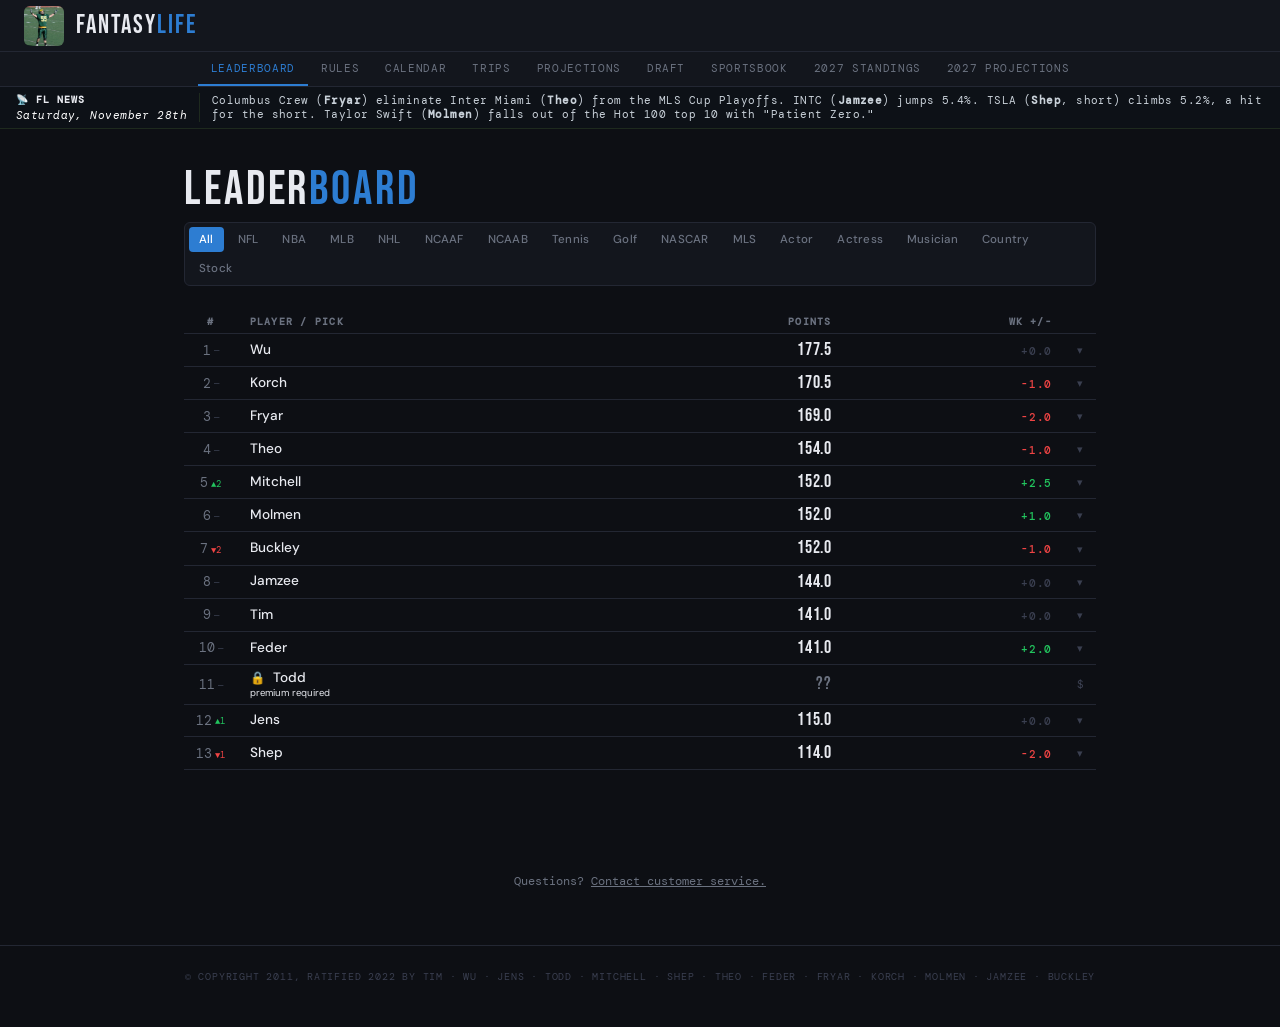
<file: docs/index.html>
<!DOCTYPE html>
<html lang="en">
<head>
  <meta charset="UTF-8" />
  <meta name="viewport" content="width=device-width, initial-scale=1.0" />
  <title>Fantasy Life 2026</title>
  <link rel="icon" type="image/png" href="favicon.png">
  <link rel="icon" href="favicon.ico" sizes="any">
  <link rel="apple-touch-icon" href="apple-touch-icon.png">
  <link href="https://fonts.googleapis.com/css2?family=Bebas+Neue&family=DM+Sans:wght@300;400;500;600&family=DM+Mono:wght@400;500&display=swap" rel="stylesheet" />
  <link rel="stylesheet" href="./shared.css">
  <style>
    :root {
      --bg: #0d0f14;
      --surface: #13161d;
      --surface2: #1a1e28;
      --border: #232733;
      --blue: #2d7dd2;
      --blue-dim: #1a4a82;
      --text: #e8eaf0;
      --muted: #6b7280;
      --dim: #3a3f50;
      --green: #22c55e;
      --red: #ef4444;
      --gold: #f59e0b;
    }

    * { margin: 0; padding: 0; box-sizing: border-box; }

    body {
      font-family: 'DM Sans', sans-serif;
      background: var(--bg);
      color: var(--text);
      min-height: 100vh;
    }

    /* ─── HEADER ─── */
    header {
      background: var(--surface);
      border-bottom: 1px solid var(--border);
      padding: 0 24px;
      height: 52px;
      display: flex;
      align-items: center;
      justify-content: space-between;
      position: sticky;
      top: 0;
      z-index: 100;
    }

    .logo {
      font-family: 'Bebas Neue', sans-serif;
      font-size: 1.6rem;
      letter-spacing: 0.08em;
      color: var(--text);
      text-decoration: none;
    }

    .logo span { color: var(--blue); }

    .nav-link {
      font-family: 'DM Mono', monospace;
      font-size: 0.7rem;
      color: var(--muted);
      text-decoration: none;
      letter-spacing: 0.06em;
      text-transform: uppercase;
    }
    .nav-link:hover { color: var(--text); }
    .nav-link.active { color: var(--blue); }

    /* ─── SITE NAV BAR ─── */
    /* .site-nav styles: shared.css */

    /* ─── BUCKLEY FAN SITE OVERLAY ─── */
    #buckley-overlay {
      display: none;
      position: fixed;
      inset: 0;
      z-index: 9999;
      background: #000;
    }
    #buckley-overlay.open { display: block; }
    #buckley-overlay iframe {
      width: 100%;
      height: 100%;
      border: none;
    }
    #buckley-close {
      position: fixed;
      top: 12px;
      right: 16px;
      z-index: 10000;
      background: #ff0000;
      color: #ffff00;
      border: 2px solid #ffff00;
      font-family: "Comic Sans MS", cursive;
      font-weight: bold;
      font-size: 14px;
      padding: 4px 12px;
      cursor: pointer;
      letter-spacing: 1px;
    }

    .header-logo-img {
      width: 40px;
      height: 40px;
      border-radius: 6px;
      overflow: hidden;
      cursor: pointer;
      flex-shrink: 0;
      background-size: cover;
      background-position: center top;
      background-image: url('./todd.jpg');
    }

    .header-meta {
      font-size: 0.72rem;
      color: var(--muted);
      font-family: 'DM Mono', monospace;
      text-transform: uppercase;
      letter-spacing: 0.1em;
    }

    /* ─── MAIN LAYOUT ─── */
    .page {
      max-width: 960px;
      margin: 0 auto;
      padding: 32px 24px 80px;
    }

    /* ─── SEASON HERO ─── */
    .season-hero {
      display: flex;
      align-items: center;
      justify-content: space-between;
      margin-bottom: 40px;
      gap: 24px;
    }

    .season-title {
      font-family: 'Bebas Neue', sans-serif;
      font-size: clamp(2rem, 5vw, 3rem);
      line-height: 1;
      letter-spacing: 0.06em;
      white-space: nowrap;
    }

    .season-title .year { color: var(--blue); }

    .season-stats {
      display: flex;
      gap: 32px;
      padding-bottom: 8px;
    }

    .stat-item {
      text-align: right;
    }

    .stat-num {
      font-family: 'Bebas Neue', sans-serif;
      font-size: 2.2rem;
      color: var(--text);
      line-height: 1;
    }

    .stat-label {
      font-size: 0.65rem;
      color: var(--muted);
      text-transform: uppercase;
      letter-spacing: 0.12em;
    }

    /* ─── TODD HERO IMAGE ─── */
    .todd-hero {
      position: relative;
      width: 160px;
      flex-shrink: 0;
      cursor: pointer;
    }

    .todd-hero img {
      width: 100%;
      border-radius: 4px;
      filter: grayscale(20%) contrast(1.05);
      border: 2px solid var(--border);
      display: block;
    }

    .todd-hero-badge {
      position: absolute;
      top: -10px;
      right: -10px;
      background: var(--red);
      color: white;
      font-size: 0.6rem;
      font-weight: 600;
      text-transform: uppercase;
      letter-spacing: 0.08em;
      padding: 3px 8px;
      border-radius: 2px;
      transform: rotate(3deg);
    }

    .todd-hero-caption {
      text-align: center;
      font-size: 0.65rem;
      color: var(--muted);
      margin-top: 6px;
      letter-spacing: 0.05em;
      font-style: italic;
    }

    /* ─── CATEGORY FILTER ─── */
    .filter-row {
      display: flex;
      flex-wrap: wrap;
      gap: 4px;
      margin-bottom: 24px;
      background: var(--surface);
      border: 1px solid var(--border);
      border-radius: 6px;
      padding: 4px;
    }

    .filter-group {
      display: contents;
    }

    .filter-group-label {
      font-size: 0.6rem;
      color: var(--muted);
      text-transform: uppercase;
      letter-spacing: 0.12em;
      padding: 6px 10px 0;
      display: flex;
      align-items: flex-start;
      font-family: 'DM Mono', monospace;
    }

    .filter-btn {
      font-family: 'DM Sans', sans-serif;
      font-size: 0.72rem;
      font-weight: 500;
      padding: 5px 10px;
      background: transparent;
      border: none;
      color: var(--muted);
      border-radius: 4px;
      cursor: pointer;
      transition: all 0.15s;
      white-space: nowrap;
      letter-spacing: 0.02em;
      flex-shrink: 0;
    }

    .filter-btn:hover { color: var(--text); background: var(--surface2); }
    .filter-btn.active { background: var(--blue); color: white; }

    .page-title {
      font-family: 'Bebas Neue', sans-serif;
      font-size: clamp(2rem, 5vw, 3rem);
      letter-spacing: 0.06em;
      margin-bottom: 4px;
    }
    .page-title span { color: var(--blue); }
    .page-subtitle {
      font-size: 0.8rem;
      color: var(--muted);
      font-family: 'DM Mono', monospace;
      text-transform: uppercase;
      letter-spacing: 0.08em;
      margin-bottom: 28px;
    }

    /* ─── TABLE ─── */
    .standings-table {
      width: 100%;
      border-collapse: collapse;
    }

    .standings-table thead th {
      font-size: 0.65rem;
      font-weight: 600;
      text-transform: uppercase;
      letter-spacing: 0.12em;
      color: var(--muted);
      padding: 5px 12px;
      text-align: left;
      border-bottom: 1px solid var(--border);
      font-family: 'DM Mono', monospace;
    }

    .standings-table thead th:first-child { width: 44px; text-align: center; }
    .standings-table thead th.pts { text-align: right; }

    .player-row {
      border-bottom: 1px solid var(--border);
      cursor: pointer;
      transition: background 0.1s;
    }

    .player-row:hover { background: var(--surface); }
    .player-row.expanded { background: var(--surface); }

    .player-row td {
      padding: 5px 12px;
      vertical-align: middle;
    }

    .rank-cell {
      text-align: center;
      font-family: 'DM Mono', monospace;
      font-size: 0.8rem;
      color: var(--muted);
      width: 44px;
      white-space: nowrap;
    }

    .rank-1 { }
    .rank-2 { }
    .rank-3 { }

    .place-change { font-size:0.55rem; font-family:'DM Mono',monospace; letter-spacing:0.02em; display:inline-block; margin-left:3px; vertical-align:middle; }
    .place-change.up   { color: var(--green); }
    .place-change.down { color: var(--red); }
    .place-change.flat { color: var(--dim); }
    .week-delta { font-family:'DM Mono',monospace; font-size:0.7rem; font-weight:500; margin-left:8px; }
    .week-delta.pos { color: var(--green); }
    .week-delta.neg { color: var(--red); }

    .player-name {
      font-size: 0.85rem;
      line-height: 1.2;
      font-weight: 500;
      color: var(--text);
    }

    .player-name.todd-name {
      color: var(--muted);
      font-style: italic;
    }

    .score-cell {
      text-align: right;
      font-family: 'Bebas Neue', sans-serif;
      font-size: 1.15rem;
      line-height: 1.2;
      letter-spacing: 0.04em;
      color: var(--text);
    }

    .expand-cell {
      width: 32px;
      text-align: center;
      color: var(--dim);
      font-size: 0.7rem;
      transition: transform 0.2s;
    }

    .player-row.expanded .expand-icon { transform: rotate(180deg); }

    /* ─── EXPANDED ROW ─── */
    .breakdown-row { display: none; }
    .breakdown-row.open { display: table-row; }

    .breakdown-cell {
      padding: 0 12px 20px;
      background: var(--surface);
    }

    .breakdown-inner {
      padding: 16px;
      background: var(--surface2);
      border-radius: 4px;
      border: 1px solid var(--border);
    }

    .breakdown-grid {
      display: grid;
      grid-template-columns: repeat(auto-fill, minmax(110px, 1fr));
      gap: 6px;
    }

    .cat-item {
      display: flex;
      flex-direction: column;
      gap: 2px;
      padding: 8px 10px;
      border-radius: 4px;
      border: 1px solid var(--border);
      background: var(--bg);
    }

    .cat-item.tier-high {
      border-color: #166534;
      background: #052e16;
    }
    .cat-item.tier-mid {
      border-color: #854d0e;
      background: #1c1200;
    }
    .cat-item.tier-low {
      border-color: #7f1d1d;
      background: #1c0606;
    }

    .cat-name {
      font-size: 0.58rem;
      text-transform: uppercase;
      letter-spacing: 0.1em;
      color: var(--muted);
      font-family: 'DM Mono', monospace;
    }

    .cat-pick {
      font-size: 0.76rem;
      color: var(--text);
      font-weight: 500;
      white-space: nowrap;
      overflow: hidden;
      text-overflow: ellipsis;
    }

    .cat-pts {
      font-family: 'DM Mono', monospace;
      font-size: 0.72rem;
      font-weight: 600;
    }

    .cat-pts.pts-high { color: #4ade80; }
    .cat-pts.pts-mid  { color: #fbbf24; }
    .cat-pts.pts-low  { color: #f87171; }

    .bonus-pts {
      color: var(--gold);
    }

    /* ─── FILM BREAKDOWN ─── */
    .film-table {
      width: 100%;
      border-collapse: collapse;
      font-size: 0.82rem;
    }
    .film-table th {
      font-family: 'DM Mono', monospace;
      font-size: 0.62rem;
      text-transform: uppercase;
      letter-spacing: 0.1em;
      color: var(--muted);
      padding: 0 10px 8px 0;
      text-align: left;
      border-bottom: 1px solid var(--border);
    }
    .film-table td {
      padding: 8px 10px 8px 0;
      border-bottom: 1px solid var(--border);
      color: var(--text);
      vertical-align: middle;
    }
    .film-table tr:last-child td { border-bottom: none; }
    .film-title-cell { font-weight: 500; }
    .film-bo-cell { font-family: 'DM Mono', monospace; font-size: 0.78rem; color: var(--muted); }
    .rt-score-badge { font-family: 'DM Mono', monospace; font-weight: 600; font-size: 0.82rem; }
    .rt-fresh  { color: #4ade80; }
    .rt-mixed  { color: #fbbf24; }
    .rt-rotten { color: #f87171; }
    .film-no-releases { font-size: 0.82rem; color: var(--dim); font-style: italic; padding: 4px 0 8px; }
    .awards-section-title {
      font-family: 'DM Mono', monospace;
      font-size: 0.6rem;
      text-transform: uppercase;
      letter-spacing: 0.1em;
      color: var(--blue);
      margin: 14px 0 6px;
    }
    .award-item {
      display: flex;
      align-items: flex-start;
      gap: 8px;
      padding: 5px 0;
      border-bottom: 1px solid var(--border);
      font-size: 0.8rem;
    }
    .award-item:last-child { border-bottom: none; }
    .award-win-label  { color: var(--gold); font-weight: 600; }
    .award-nom-label  { color: var(--muted); }

    /* ─── MUSICIAN SONG BREAKDOWN ─── */
    .song-table {
      width: 100%;
      border-collapse: collapse;
      font-size: 0.82rem;
    }
    .song-table th {
      font-family: 'DM Mono', monospace;
      font-size: 0.62rem;
      text-transform: uppercase;
      letter-spacing: 0.07em;
      color: var(--muted);
      padding: 0 10px 6px 0;
      text-align: left;
      border-bottom: 1px solid var(--border);
    }
    .song-table td {
      padding: 8px 10px 8px 0;
      border-bottom: 1px solid var(--border);
      color: var(--text);
      vertical-align: middle;
    }
    .song-table tr:last-child td { border-bottom: none; }
    .song-title-cell { font-weight: 500; }
    .song-weeks-cell { font-family: 'DM Mono', monospace; font-size: 0.78rem; color: var(--muted); text-align: center; padding-right: 4px; }
    .song-no-data { font-size: 0.82rem; color: var(--dim); font-style: italic; padding: 4px 0 8px; }

    /* ─── MODAL ─── */
    .modal-overlay {
      display: none;
      position: fixed;
      inset: 0;
      background: rgba(0,0,0,0.85);
      z-index: 1000;
      align-items: center;
      justify-content: center;
      backdrop-filter: blur(4px);
      padding: 16px;
      overflow-y: auto;
    }

    .modal-overlay.open { display: flex; }

    .modal {
      background: var(--surface);
      border: 1px solid var(--border);
      border-radius: 8px;
      width: 100%;
      max-width: 500px;
      padding: 28px 24px;
      position: relative;
      animation: modalIn 0.25s ease;
      margin: auto;
      max-height: calc(100vh - 32px);
      overflow-y: auto;
    }

    @keyframes modalIn { from { opacity: 0; transform: translateY(8px); } to { opacity: 1; transform: translateY(0); } }

    @media (max-width: 480px) {
      .modal { padding: 20px 16px; border-radius: 6px; }
      .modal-title { font-size: 1.8rem; }
      .tier-price { font-size: 1.3rem; }
      .roast-rank { font-size: 3rem; }
      .roast-score-display { font-size: 2rem; }
    }

    .modal-close {
      position: absolute;
      top: 16px; right: 16px;
      background: none; border: none;
      color: var(--muted); font-size: 1.2rem;
      cursor: pointer; line-height: 1;
    }

    .modal-close:hover { color: var(--text); }

    .modal-phase { display: none; }
    .modal-phase.active { display: block; }

    .modal-eyebrow {
      font-size: 0.65rem;
      text-transform: uppercase;
      letter-spacing: 0.14em;
      color: var(--red);
      margin-bottom: 8px;
      font-family: 'DM Mono', monospace;
    }

    .modal-title {
      font-family: 'Bebas Neue', sans-serif;
      font-size: 2.2rem;
      line-height: 1;
      margin-bottom: 12px;
    }

    .modal-subtitle {
      font-size: 0.82rem;
      color: var(--muted);
      line-height: 1.5;
      margin-bottom: 24px;
    }

    .tier-cards {
      display: flex;
      flex-direction: column;
      gap: 10px;
      margin-bottom: 24px;
    }

    .tier-card {
      border: 1px solid var(--border);
      border-radius: 6px;
      padding: 14px 16px;
      cursor: pointer;
      transition: all 0.15s;
      position: relative;
    }

    .tier-card:hover { border-color: var(--blue); background: var(--surface2); }

    .tier-card.recommended {
      border-color: var(--blue);
    }

    .tier-rec-badge {
      position: absolute;
      top: -8px; right: 12px;
      background: var(--blue);
      color: white;
      font-size: 0.58rem;
      padding: 2px 8px;
      border-radius: 10px;
      font-weight: 600;
      text-transform: uppercase;
      letter-spacing: 0.08em;
    }

    .tier-name {
      font-weight: 600;
      font-size: 0.88rem;
      margin-bottom: 2px;
    }

    .tier-price {
      font-family: 'Bebas Neue', sans-serif;
      font-size: 1.5rem;
      color: var(--blue);
    }

    .tier-features {
      font-size: 0.72rem;
      color: var(--muted);
      margin-top: 4px;
      line-height: 1.5;
    }

    .modal-fine-print {
      font-size: 0.6rem;
      color: var(--dim);
      text-align: center;
      line-height: 1.5;
    }

    /* Phase 2 — "processing" */
    .processing-spinner {
      text-align: center;
      padding: 20px 0;
    }

    .spinner {
      width: 32px; height: 32px;
      border: 3px solid var(--border);
      border-top-color: var(--blue);
      border-radius: 50%;
      animation: spin 0.8s linear infinite;
      margin: 0 auto 12px;
    }

    @keyframes spin { to { transform: rotate(360deg); } }

    .processing-text {
      font-size: 0.8rem;
      color: var(--muted);
    }

    /* Phase 3 — roast reveal */
    .roast-header {
      display: flex;
      align-items: center;
      gap: 12px;
      margin-bottom: 20px;
      padding-bottom: 16px;
      border-bottom: 1px solid var(--border);
    }

    .roast-rank {
      font-family: 'Bebas Neue', sans-serif;
      font-size: 4rem;
      color: var(--red);
      line-height: 1;
    }

    .roast-label {
      font-size: 0.7rem;
      color: var(--muted);
      text-transform: uppercase;
      letter-spacing: 0.1em;
    }

    .roast-name {
      font-size: 1.1rem;
      font-weight: 600;
    }

    .roast-score-display {
      font-family: 'Bebas Neue', sans-serif;
      font-size: 2.5rem;
      color: var(--red);
    }

    .roast-categories {
      display: flex;
      flex-direction: column;
      gap: 8px;
      margin-bottom: 20px;
    }

    .roast-cat-item {
      display: flex;
      justify-content: space-between;
      align-items: center;
      font-size: 0.78rem;
      padding: 8px 12px;
      background: var(--surface2);
      border-radius: 4px;
      border-left: 3px solid var(--red);
    }

    .roast-cat-name { color: var(--muted); }
    .roast-cat-detail { color: var(--text); font-style: italic; }
    .roast-cat-pts {
      font-family: 'DM Mono', monospace;
      font-size: 0.8rem;
      color: var(--red);
      font-weight: 600;
    }

    .roast-quote {
      font-size: 0.8rem;
      color: var(--muted);
      font-style: italic;
      border-left: 3px solid var(--dim);
      padding-left: 12px;
      margin-bottom: 20px;
      line-height: 1.6;
    }

    .dispute-btn {
      width: 100%;
      padding: 10px;
      background: transparent;
      border: 1px solid var(--dim);
      color: var(--dim);
      border-radius: 4px;
      font-size: 0.72rem;
      cursor: pointer;
      font-family: 'DM Sans', sans-serif;
      transition: all 0.15s;
    }

    .dispute-btn:hover {
      border-color: var(--muted);
      color: var(--muted);
    }

    .dispute-result {
      text-align: center;
      font-size: 0.72rem;
      color: var(--red);
      margin-top: 8px;
      min-height: 18px;
    }

    /* ─── CATEGORY STAT COLUMNS ─── */
    .stat-col {
      text-align: right;
      font-family: 'Inter', sans-serif;
      font-size: 0.78rem;
      color: var(--muted);
      white-space: nowrap;
    }
    .stat-col.primary { color: var(--muted); font-size: 0.78rem; }
    .stat-col.bonus-col { color: var(--muted); }
    .stat-col.total-col {
      font-family: 'Bebas Neue', sans-serif;
      font-size: 1.4rem;
      letter-spacing: 0.04em;
      color: var(--text);
    }
    .stat-col-label {
      font-size: 0.55rem;
      text-transform: uppercase;
      letter-spacing: 0.1em;
      color: var(--dim);
      display: block;
      font-family: 'DM Mono', monospace;
    }

    /* ─── FOOTER ─── */
    .site-footer {
      margin-top: 48px;
      padding: 24px 16px 32px;
      border-top: 1px solid var(--border);
      text-align: center;
    }
    .site-footer-copy {
      font-family: 'DM Mono', monospace;
      font-size: 0.62rem;
      color: var(--dim);
      letter-spacing: 0.08em;
      text-transform: uppercase;
      margin-bottom: 12px;
    }
    .site-footer-quote {
      font-family: 'DM Sans', sans-serif;
      font-size: 0.7rem;
      color: var(--dim);
      max-width: 620px;
      margin: 0 auto;
      line-height: 1.6;
      font-style: italic;
    }
    .site-footer-quote cite {
      display: block;
      margin-top: 6px;
      font-style: normal;
      font-size: 0.62rem;
      color: var(--muted);
      letter-spacing: 0.04em;
    }

    /* ─── NEWS BAR ─── */
    .news-bar {
      background: #0d1117;
      border-bottom: 1px solid #1e2a1e;
      padding: 6px 16px;
      display: flex;
      align-items: flex-start;
      gap: 12px;
      font-size: 0.7rem;
      font-family: 'DM Mono', monospace;
      letter-spacing: 0.04em;
      flex-wrap: wrap;
    }
    .news-bar-left {
      display: flex;
      flex-direction: column;
      gap: 2px;
      flex-shrink: 0;
      border-right: 1px solid #1e2a1e;
      padding-right: 12px;
    }
    .news-bar-updated {
      color: var(--muted);
      letter-spacing: 0.04em;
      font-size: 0.68rem;
      white-space: nowrap;
    }
    .news-bar-label {
      color: var(--accent);
      font-weight: 600;
      font-size: 0.62rem;
      text-transform: uppercase;
      letter-spacing: 0.1em;
      white-space: nowrap;
    }
    .news-bar-headline {
      color: #c9d1d9;
      flex: 1;
      white-space: normal;
      word-break: break-word;
    }
    .news-bar-headline em {
      color: var(--accent);
      font-style: normal;
      font-weight: 600;
    }

    /* ─── LAST UPDATED ─── */
    .last-updated {
      text-align: center;
      margin-top: 40px;
      font-size: 0.65rem;
      color: var(--dim);
      font-family: 'DM Mono', monospace;
      letter-spacing: 0.08em;
      text-transform: uppercase;
    }


    @media (max-width: 600px) {
      .season-hero { flex-direction: column; align-items: flex-start; }
      .todd-hero { width: 120px; align-self: flex-end; }
      .season-stats { gap: 20px; }
      .news-bar { flex-direction: column; gap: 4px; }
      .news-bar-left { flex-direction: row; align-items: center; gap: 8px; border-right: none; padding-right: 0; border-bottom: none; }
      /* Wrap every category into view (no sideways scrolling); tight padding keeps it to two lines on an iPhone. */
      .filter-row { flex-wrap: wrap; gap: 2px; justify-content: center; margin-bottom: 16px; }
      .filter-btn { flex-shrink: 0; padding: 5px 7px; font-size: 0.7rem; }
      .page-title { font-size: 1.6rem; margin-bottom: 4px; }
    }
    .score-cell.todd-score { color: var(--muted); }
    .todd-lock-icon { display: inline-block; margin-right: 4px; font-size: 0.9em; }
    .todd-teaser { font-size: 0.6rem; line-height: 1.2; color: var(--text); margin-top: 1px; }
  </style>
  <!-- Cloudflare Web Analytics --><script defer src='https://static.cloudflareinsights.com/beacon.min.js' data-cf-beacon='{"token": "c0a91842667f4f16b87e22ebbce8e280"}'></script><!-- End Cloudflare Web Analytics -->
</head>
<body>

<header>
  <div style="display:flex;align-items:center;gap:12px;">
    <div class="header-logo-img" id="header-logo-img-wrap" onclick="openBuckley()" style="cursor:pointer;"></div>
    <a href="./index.html" class="logo" style="text-decoration:none;">Fantasy<span>Life</span></a>
  </div>
</header>

<nav class="site-nav">
  <a href="./index.html" class="nav-link active">Leaderboard</a>
  <a href="./rules.html" class="nav-link">Rules</a>
  <a href="./calendar.html" class="nav-link">Calendar</a>
  <a href="./trips.html" class="nav-link">Trips</a>
  <a href="./projections.html" class="nav-link">Projections</a>
  <a href="./draft.html" class="nav-link">Draft</a>
  <a href="./sportsbook.html" class="nav-link">Sportsbook</a>
  <a href="./index.html?season=2027" class="nav-link" id="nav-standings-2027">2027 Standings</a>
  <a href="./projections.html?season=2027" class="nav-link" id="nav-proj-2027">2027 Projections</a>
</nav>

<div class="news-bar" id="news-bar">
  <div class="news-bar-left">
    <div class="news-bar-label">📡 FL News</div>
    <div class="news-bar-updated" id="news-bar-updated"></div>
  </div>
  <div class="news-bar-headline" id="news-bar-headline">
    🏆 <em>Dame Judi Dench</em> takes home Best Supporting Actress at the Oscars for <em>Shakespeare in Love</em> — Jamzee's actress pick quietly printing points while everyone sleeps.
  </div>
</div>

<div class="page">

  <!-- TODD PHOTO (hidden, src used by header + favicon) -->
    <div class="todd-hero" style="display:none">
      <img id="todd-main-img" src="[data-uri]" alt="Todd" />
    </div>

  <!-- ─── FILTERS ─── -->
  <div class="page-title">Leader<span>board</span></div>
  <div class="filter-row">
    <div class="filter-group">
      <button class="filter-btn active" data-cat="all" onclick="setFilter('all', this)">All</button>
      <button class="filter-btn" data-cat="nfl" onclick="setFilter('nfl', this)">NFL</button>
      <button class="filter-btn" data-cat="nba" onclick="setFilter('nba', this)">NBA</button>
      <button class="filter-btn" data-cat="mlb" onclick="setFilter('mlb', this)">MLB</button>
      <button class="filter-btn" data-cat="nhl" onclick="setFilter('nhl', this)">NHL</button>
      <button class="filter-btn" data-cat="ncaaf" onclick="setFilter('ncaaf', this)">NCAAF</button>
      <button class="filter-btn" data-cat="ncaab" onclick="setFilter('ncaab', this)">NCAAB</button>
      <button class="filter-btn" data-cat="tennis" onclick="setFilter('tennis', this)">Tennis</button>
      <button class="filter-btn" data-cat="golf" onclick="setFilter('golf', this)">Golf</button>
      <button class="filter-btn" data-cat="nascar" onclick="setFilter('nascar', this)">NASCAR</button>
      <button class="filter-btn" data-cat="mls" onclick="setFilter('mls', this)">MLS</button>
      <button class="filter-btn" data-cat="actor" onclick="setFilter('actor', this)">Actor</button>
      <button class="filter-btn" data-cat="actress" onclick="setFilter('actress', this)">Actress</button>
      <button class="filter-btn" data-cat="musician" onclick="setFilter('musician', this)">Musician</button>
      <button class="filter-btn" data-cat="country" onclick="setFilter('country', this)">Country</button>
      <button class="filter-btn" data-cat="stock" onclick="setFilter('stock', this)">Stock</button>
    </div>
  </div>

  <!-- ─── STANDINGS TABLE ─── -->
  <table class="standings-table">
    <thead>
      <tr id="table-header">
        <th>#</th>
        <th>Player</th>
        <th class="pts">Points</th>
        <th></th>
      </tr>
    </thead>
    <tbody id="standings-body">
      <!-- Rendered by JS from window.SCORES_DATA -->
    </tbody>
  </table>


</div>

<!-- ─── TODD PAYWALL MODAL ─── -->
<div class="modal-overlay" id="todd-modal" onclick="handleOverlayClick(event)">
  <div class="modal">
    <button class="modal-close" onclick="closeToddModal()">✕</button>

    <!-- Phase 1: Paywall -->
    <div class="modal-phase active" id="phase-1">
      <div class="modal-eyebrow">🔒 Exclusive Content</div>
      <div class="modal-title">Todd's Score<br>Is Premium</div>
      <div class="modal-subtitle">
        Due to the <em>unprecedented embarrassment</em> of Todd's 2026 performance,
        his score has been placed behind a paywall for his own dignity. Choose a plan to unlock it.
      </div>

      <div class="tier-cards">
        <div class="tier-card" onclick="startPayment(1)">
          <div class="tier-name">Basic</div>
          <div class="tier-price">$9.99<span style="font-size:0.9rem;color:var(--muted)">/mo</span></div>
          <div class="tier-features">
            ✓ See Todd's total score<br>
            ✗ No category breakdown<br>
            ✗ Explanation of why Todd is so bad
          </div>
        </div>
        <div class="tier-card recommended" onclick="startPayment(2)">
          <div class="tier-rec-badge">Most Popular</div>
          <div class="tier-name">Premium</div>
          <div class="tier-price">$24.99<span style="font-size:0.9rem;color:var(--muted)">/mo</span></div>
          <div class="tier-features">
            ✓ Everything in Basic<br>
            ✓ Full category-by-category roast<br>
            ✓ Certified analyst commentary<br>
            ✗ Therapy referral (sold separately)
          </div>
        </div>
        <div class="tier-card" onclick="startPayment(3)">
          <div class="tier-name">Enterprise</div>
          <div class="tier-price">$99<span style="font-size:0.9rem;color:var(--muted)">/mo</span></div>
          <div class="tier-features">
            ✓ Everything in Premium<br>
            ✓ Todd personally explains his picks (30 min)<br>
            ✓ Commemorative "At Least I Tried" certificate<br>
            ✓ Priority access to future terrible picks
          </div>
        </div>
      </div>

      <div class="modal-fine-print">
        By subscribing you acknowledge that Fantasy Life LLC is not responsible for<br>
        emotional distress caused by Todd's stock picks. Cancel anytime. Refunds: no.
      </div>
    </div>

    <!-- Phase 2: Fake processing -->
    <div class="modal-phase" id="phase-2">
      <div class="modal-eyebrow">Processing Payment...</div>
      <div class="modal-title">Charging Your Card</div>
      <div class="processing-spinner">
        <div class="spinner"></div>
        <div class="processing-text" id="processing-text">Contacting payment processor...</div>
      </div>
    </div>

    <!-- Phase 3: Roast reveal -->
    <div class="modal-phase" id="phase-3">
      <div class="modal-eyebrow">🔓 Premium Unlocked — You're Welcome</div>

      <div class="roast-header">
        <div class="roast-rank" id="todd-reveal-rank">13</div>
        <div>
          <div class="roast-label">Current Standing</div>
          <div class="roast-name">Todd</div>
          <div style="font-size:0.7rem;color:var(--muted);">Also known as "The Floor"</div>
        </div>
        <div style="margin-left:auto;text-align:right;">
          <div class="roast-label">Total Score</div>
          <div class="roast-score-display" id="todd-reveal-total">47.5</div>
        </div>
      </div>

      <div class="roast-categories">
        <div class="roast-cat-item">
          <span class="roast-cat-name">Stock (NVDA)</span>
          <span class="roast-cat-detail">Down 18% since Jan 1st</span>
          <span class="roast-cat-pts">1 pt</span>
        </div>
        <div class="roast-cat-item">
          <span class="roast-cat-name">Golf (Cantlay)</span>
          <span class="roast-cat-detail">Missed 4 consecutive cuts</span>
          <span class="roast-cat-pts">2 pts</span>
        </div>
        <div class="roast-cat-item">
          <span class="roast-cat-name">NASCAR (Kyle Busch)</span>
          <span class="roast-cat-detail">Retired. Picked post-retirement.</span>
          <span class="roast-cat-pts">1 pt</span>
        </div>
        <div class="roast-cat-item">
          <span class="roast-cat-name">Actor (Ben Affleck)</span>
          <span class="roast-cat-detail">No films released. Or announced.</span>
          <span class="roast-cat-pts">1 pt</span>
        </div>
        <div class="roast-cat-item">
          <span class="roast-cat-name">Country GDP</span>
          <span class="roast-cat-detail">Picked Chad. Yes, that Chad.</span>
          <span class="roast-cat-pts">1 pt</span>
        </div>
      </div>

      <div class="roast-quote">
        "I asked ChatGPT to optimize my picks and it told me it was sorry for my loss."
        <br>— Todd, probably
      </div>

      <button class="dispute-btn" onclick="disputeScore()">🚨 Dispute This Score</button>
      <div class="dispute-result" id="dispute-result"></div>
    </div>
  </div>
</div>

<!-- ─── DATA + SCRIPT ─── -->
<script>
// ?season=2027 switches the leaderboard to the 2027 league (docs/scores_2027.json); default is the 2026 league.
const SEASON_2027 = new URLSearchParams(location.search).get('season') === '2027';
if (SEASON_2027) {
  document.title = 'Fantasy Life 2027';
  const pt = document.querySelector('.page-title'); if (pt) pt.innerHTML = '2027 Leader<span>board</span>';
  document.querySelectorAll('.site-nav .nav-link.active').forEach(a => a.classList.remove('active'));
  const nv = document.getElementById('nav-standings-2027'); if (nv) nv.classList.add('active');
  const nb = document.getElementById('news-bar-updated'); if (nb) nb.innerHTML = '<em style="color:#fff">2027 season</em>';
}
// ============================================================
// DATA — loaded from scores.json (pre-computed by GitHub Actions)
// ============================================================
window.SCORES_DATA = [];
window.LAST_UPDATED = '';
window.CATEGORIES = ["nfl","nba","mlb","nhl","ncaaf","ncaab","tennis","golf","nascar","mls","actor","actress","musician","country","stock"];

// Category display names
const CAT_LABELS = {
  nfl: "NFL", nba: "NBA", mlb: "MLB", nhl: "NHL",
  ncaaf: "NCAAF", ncaab: "NCAAB", tennis: "Tennis",
  golf: "Golf", nascar: "NASCAR", mls: "MLS",
  actor: "Actor", actress: "Actress", musician: "Musician",
  country: "Country GDP", stock: "Stock"
};

// ============================================================
// WEEKS ELAPSED since Jan 1, 2026
// ============================================================
// Per-category stat label and value formatter
const CAT_STAT = {
  nfl:     { label: 'Win%',      fmt: c => c.raw_value != null ? (c.raw_value * 100).toFixed(1) + '%' : '–' },
  nba:     { label: 'Win%',      fmt: c => c.raw_value != null ? (c.raw_value * 100).toFixed(1) + '%' : '–' },
  mlb:     { label: 'Win%',      fmt: c => c.raw_value != null ? (c.raw_value * 100).toFixed(1) + '%' : '–' },
  nhl:     { label: 'Pts%',      fmt: c => c.raw_value != null ? (c.raw_value * 100).toFixed(1) + '%' : '–' },
  ncaaf:   { label: 'Rank',      fmt: c => c.raw_value != null ? '#' + c.raw_value : '–' },
  ncaab:   { label: 'Rank',      fmt: c => c.raw_value != null ? '#' + c.raw_value : '–' },
  tennis:  { label: 'Rank',      fmt: c => c.raw_value != null ? '#' + c.raw_value : '–' },
  golf:    { label: 'Rank',      fmt: c => c.raw_value != null ? '#' + c.raw_value : '–' },
  nascar:  { label: 'Points',    fmt: c => c.raw_value != null ? c.raw_value : '–' },
  mls:     { label: 'Points',    fmt: c => c.raw_value != null ? c.raw_value : '–' },
  actor:   { label: 'Score',     fmt: c => c.raw_value != null ? c.raw_value.toFixed(1) : '–' },
  actress: { label: 'Score',     fmt: c => c.raw_value != null ? c.raw_value.toFixed(1) : '–' },
  musician:{ label: 'Wks Top10', fmt: c => c.raw_value != null ? c.raw_value : '–' },
  country: { label: 'GDP Chg%',  fmt: c => c.raw_value != null ? c.raw_value.toFixed(2) + '%' : '–' },
  stock:   { label: 'YTD Chg',   fmt: c => c.raw_display != null ? c.raw_display : (c.raw_value != null ? c.raw_value.toFixed(1) + '%' : '–') },
};

// ============================================================
// FILMOGRAPHY & OSCAR DATA
// ============================================================
// Kept in sync with data/actor.json + data/actress.json (source of truth for
// scoring) — bo/rt/release here must match those files exactly, since the
// composite that actually drives points is (rt/100) x box_office computed
// from that data, not from this display copy.
const OSCAR_AWARDS = {
  'Actor': {
    'Sean Penn':          [{result:'Won',       category:'Best Supporting Actor', film:'One Battle After Another'}],
    'Wagner Moura':       [{result:'Nominated', category:'Best Actor',            film:'The Secret Agent'}],
    'Leonardo DiCaprio':  [{result:'Nominated', category:'Best Actor',            film:'One Battle After Another'}],
    'Timothee Chalamet':  [{result:'Nominated', category:'Best Actor',            film:'Marty Supreme'}],
  },
  'Actress': {
    'Jessie Buckley':     [{result:'Won',       category:'Best Actress',           film:'Hamnet'}],
    'Emma Stone':         [{result:'Nominated', category:'Best Actress',           film:'Bugonia'}],
    'Teyana Taylor':      [{result:'Nominated', category:'Best Supporting Actress',film:'One Battle After Another'}],
  },
};

function buildMusicianBreakdown(pickName, num1Weeks, hot100Weeks, songs) {
  const artistImg = pickName === 'FKA Twigs'
    ? `<img src="fka-twigs.png" alt="FKA Twigs" style="width:200px;height:200px;object-fit:cover;border-radius:8px;display:block;margin-bottom:12px;">`
    : '';
  if (num1Weeks == null && hot100Weeks == null) {
    return `<div class="breakdown-inner">${artistImg}<div class="song-no-data">No chart data available yet.</div></div>`;
  }
  const weeksCell = (n) => n > 0
    ? `<span style="color:var(--gold);font-weight:600">${n}</span>`
    : (n === 0 ? '0' : '—');

  let rows;
  if (songs && songs.length) {
    // Per-song breakdown, as scraped from Billboard's #1 and top-10 charts —
    // one row per distinct charting song, plus a bolded artist total.
    rows = songs.map(s => `<tr>
        <td class="song-title-cell">${s.title}</td>
        <td class="song-weeks-cell">${weeksCell(s.num1_weeks)}</td>
        <td class="song-weeks-cell">${weeksCell(s.hot100_weeks)}</td>
      </tr>`).join('');
    rows += `<tr style="font-weight:600;border-top:1px solid var(--border)">
        <td class="song-title-cell">Total</td>
        <td class="song-weeks-cell">${weeksCell(num1Weeks)}</td>
        <td class="song-weeks-cell">${weeksCell(hot100Weeks)}</td>
      </tr>`;
  } else {
    // Fallback: artist-level total only (no per-song breakdown available,
    // e.g. hand-entered data or before the next scrape populates it).
    rows = `<tr>
        <td class="song-title-cell">${pickName}</td>
        <td class="song-weeks-cell">${weeksCell(num1Weeks)}</td>
        <td class="song-weeks-cell">${weeksCell(hot100Weeks)}</td>
      </tr>`;
  }

  return `<div class="breakdown-inner">
    ${artistImg}
    <table class="song-table">
      <thead><tr>
        <th>Song</th>
        <th style="text-align:center">#1 Wks</th>
        <th style="text-align:center">Top 10 Wks</th>
      </tr></thead>
      <tbody>${rows}</tbody>
    </table>
  </div>`;
}

function _formatBoxOffice(n) {
  if (n == null) return null;
  if (Math.abs(n) >= 1e9) return '$' + (n / 1e9).toFixed(2).replace(/\.?0+$/, '') + 'B';
  return '$' + (n / 1e6).toFixed(1).replace(/\.0$/, '') + 'M';
}

function _formatReleaseDate(iso) {
  if (!iso) return '';
  const parts = iso.split('-');
  if (parts.length !== 3) return iso;
  const MONTHS = ['Jan','Feb','Mar','Apr','May','Jun','Jul','Aug','Sep','Oct','Nov','Dec'];
  const m = parseInt(parts[1], 10), d = parseInt(parts[2], 10);
  return `${MONTHS[m - 1]} ${d}, ${parts[0]}`;
}

function buildFilmographyBreakdown(pickName, catType, movies) {
  const films = movies || [];

  let filmRows = '';
  if (!films.length) {
    filmRows = `<div class="film-no-releases">No movies in 2026. Better luck next year.</div>`;
  } else {
    const rows = films.map(f => {
      const rt = f.rt_score;
      const rtClass = rt >= 60 ? 'rt-fresh' : rt >= 40 ? 'rt-mixed' : rt != null ? 'rt-rotten' : '';
      const rtStr   = rt != null ? rt + '%' : 'N/A';
      const boStr   = _formatBoxOffice(f.box_office) || 'N/A';
      return `<tr>
        <td class="film-title-cell">${f.title}</td>
        <td style="color:var(--muted);font-size:0.78rem;font-family:'DM Mono',monospace">${_formatReleaseDate(f.release_date)}</td>
        <td class="film-bo-cell">${boStr}</td>
        <td><span class="rt-score-badge ${rtClass}">${rtStr}</span></td>
      </tr>`;
    }).join('');
    filmRows = `<table class="film-table">
      <thead><tr>
        <th>Film</th><th>Released</th><th>Domestic BO</th><th>RT</th>
      </tr></thead>
      <tbody>${rows}</tbody>
    </table>`;
  }

  const awards = (OSCAR_AWARDS[catType] || {})[pickName] || [];
  let awardsHtml = '';
  if (awards.length) {
    const items = awards.map(a => {
      const isWin = a.result === 'Won';
      return `<div class="award-item">
        <span>${isWin ? '🏆' : '🎬'}</span>
        <div>
          <span class="${isWin ? 'award-win-label' : 'award-nom-label'}">${a.result}</span>
          <span style="color:var(--muted)"> · ${a.category}</span>
          <div style="font-size:0.75rem;color:var(--dim);margin-top:2px;font-style:italic">${a.film}</div>
        </div>
      </div>`;
    }).join('');
    awardsHtml = `<div class="awards-section-title">98th Academy Awards (2026)</div>${items}`;
  }

  return `<div class="breakdown-inner">${filmRows}${awardsHtml}</div>`;
}

// ============================================================
// RENDER TABLE
// ============================================================
let currentFilter = 'all';

// Todd's premium paywall: when true his row is locked behind the "premium required"
// teaser and the 3-tier checkout modal (payment links in PAYMENT_LINKS below).
// Flip to false to render his real score/breakdown like everyone else's.
const TODD_PAYWALL_ENABLED = !SEASON_2027;   // 2026-league joke paywall only

// Category tabs whose Bonus Pts is the capped sum of two sources: show each source as its own column.
const EXTRA_BONUS_COLS = {
  country: [['Olympics Bonus', 'olympics_bonus_pts'], ['World Cup Bonus', 'world_cup_bonus_pts']],
  ncaab:   [['Bonus', 'tourney_bonus_pts'], ['Best Bracket', 'bracket_bonus_pts']],
};
// Tabs where the split columns replace the combined Bonus Pts column instead of sitting beside it.
const SPLIT_ONLY = new Set(['ncaab']);

function updateHeader() {
  const header = document.getElementById('table-header');
  if (currentFilter === 'all') {
    header.innerHTML = `<th>#</th><th>Player / Pick</th><th class="pts">Points</th><th class="pts">Wk +/-</th><th></th>`;
  } else if (EXTRA_BONUS_COLS[currentFilter]) {
    const statLabel = (CAT_STAT[currentFilter] || {}).label || 'Stat';
    const extraTh = EXTRA_BONUS_COLS[currentFilter].map(([label]) => `<th class="pts" style="font-size:0.6rem">${label}</th>`).join('');
    header.innerHTML = `
      <th>#</th>
      <th>Player / Pick</th>
      <th class="pts" style="font-size:0.6rem">${statLabel}</th>
      <th class="pts" style="font-size:0.6rem">Regular</th>
      ${SPLIT_ONLY.has(currentFilter) ? '' : '<th class="pts" style="font-size:0.6rem">Bonus Pts</th>'}
      ${extraTh}
      <th class="pts" style="font-size:0.6rem">Total</th>
      <th></th>
    `;
  } else {
    const statLabel = (CAT_STAT[currentFilter] || {}).label || 'Stat';
    header.innerHTML = `
      <th>#</th>
      <th>Player / Pick</th>
      <th class="pts" style="font-size:0.6rem">${statLabel}</th>
      <th class="pts" style="font-size:0.6rem">Regular</th>
      <th class="pts" style="font-size:0.6rem">Bonus Pts</th>
      <th class="pts" style="font-size:0.6rem">Total</th>
      <th></th>
    `;
  }
}

function renderTable() {
  updateHeader();
  const tbody = document.getElementById('standings-body');
  tbody.innerHTML = '';

  const data = window.SCORES_DATA || [];

  // When filtering by category, re-sort by that category's total points
  let sorted = [...data];
  if (currentFilter !== 'all') {
    sorted.sort((a, b) => {
      const aIsTodd = TODD_PAYWALL_ENABLED && a.name === 'Todd';
      const bIsTodd = TODD_PAYWALL_ENABLED && b.name === 'Todd';
      if (aIsTodd) return 1;
      if (bIsTodd) return -1;
      const apts = ((a.categories || {})[currentFilter] || {});
      const bpts = ((b.categories || {})[currentFilter] || {});
      const atot = (apts.baseline_pts || 0) + (apts.bonus_pts || 0);
      const btot = (bpts.baseline_pts || 0) + (bpts.bonus_pts || 0);
      return btot - atot;
    });
  }

  function placeChangeHtml(pc) {
    if (pc == null) return '';
    if (pc > 0) return `<span class="place-change up">▲${pc}</span>`;
    if (pc < 0) return `<span class="place-change down">▼${Math.abs(pc)}</span>`;
    return `<span class="place-change flat">—</span>`;
  }
  function weekDeltaHtml(wd) {
    if (wd == null) return '';
    if (wd > 0) return `<span class="week-delta pos">+${wd.toFixed(1)}</span>`;
    if (wd < 0) return `<span class="week-delta neg">${wd.toFixed(1)}</span>`;
    return `<span class="week-delta flat" style="color:var(--dim)">+0.0</span>`;
  }

  sorted.forEach((player, idx) => {
    const isTodd = TODD_PAYWALL_ENABLED && player.name === 'Todd';
    const isBuckley = player.name === 'Buckley';
    const rank = idx + 1;

    const tr = document.createElement('tr');
    tr.className = 'player-row';
    tr.id = 'row-' + idx;
    if (currentFilter === 'all') {
      tr.onclick = isTodd ? () => openToddModal() : isBuckley ? () => openBuckley() : () => toggleBreakdown(idx);
    } else {
      tr.onclick = isTodd ? () => openToddModal() : () => toggleBreakdown(idx);
    }

    const rankClass = rank === 1 ? 'rank-1' : rank === 2 ? 'rank-2' : rank === 3 ? 'rank-3' : '';

    if (isTodd && currentFilter === 'all') {
      tr.innerHTML = `
        <td class="rank-cell ${rankClass}">${rank}${placeChangeHtml(player.place_change)}</td>
        <td>
          <div class="player-name"><span class="todd-lock-icon">🔒</span> Todd</div>
          <div class="todd-teaser">premium required</div>
        </td>
        <td class="score-cell todd-score">??</td>
        <td></td>
        <td class="expand-cell">$</td>
      `;
    } else if (currentFilter === 'all') {
      tr.innerHTML = `
        <td class="rank-cell ${rankClass}">${rank}${placeChangeHtml(player.place_change)}</td>
        <td><div class="player-name">${player.name}</div></td>
        <td class="score-cell">${(player.total || 0).toFixed(1)}</td>
        <td class="score-cell">${weekDeltaHtml(player.week_delta)}</td>
        <td class="expand-cell"><span class="expand-icon">▾</span></td>
      `;
    } else if (isTodd) {
      const extraCountryColsTodd = (EXTRA_BONUS_COLS[currentFilter] || []).map(() => `<td class="stat-col bonus-col todd-score">??</td>`).join('');
      tr.innerHTML = `
        <td class="rank-cell ${rankClass}">${rank}${placeChangeHtml(player.place_change)}</td>
        <td>
          <div class="player-name"><span class="todd-lock-icon">🔒</span> Todd</div>
          <div class="todd-teaser">premium required</div>
        </td>
        <td class="stat-col primary todd-score">??</td>
        <td class="stat-col todd-score">??</td>
        ${SPLIT_ONLY.has(currentFilter) ? '' : '<td class="stat-col bonus-col todd-score">??</td>'}
        ${extraCountryColsTodd}
        <td class="stat-col total-col todd-score">??</td>
        <td class="expand-cell">$</td>
      `;
    } else {
      const catData = (player.categories || {})[currentFilter] || {};
      const pick = catData.pick || '–';
      const statFmt = CAT_STAT[currentFilter] || {};
      const statVal = statFmt.fmt ? statFmt.fmt(catData) : '–';
      const regular = catData.baseline_pts !== undefined ? catData.baseline_pts.toFixed(1) : '–';
      const bonus = catData.bonus_pts !== undefined && catData.bonus_pts > 0 ? '+' + catData.bonus_pts.toFixed(1) : '–';
      const total = catData.baseline_pts !== undefined
        ? (catData.baseline_pts + (catData.bonus_pts || 0)).toFixed(1)
        : '–';

      const extraCountryCols = (EXTRA_BONUS_COLS[currentFilter] || []).map(([, key]) =>
        `<td class="stat-col bonus-col">${catData[key] ? '+' + catData[key].toFixed(1) : '–'}</td>`).join('');

      tr.innerHTML = `
        <td class="rank-cell ${rankClass}">${rank}${placeChangeHtml(player.place_change)}</td>
        <td>
          <div class="player-name">${player.name}</div>
          <div style="font-size:0.7rem;color:var(--muted);margin-top:2px;">${pick}</div>
        </td>
        <td class="stat-col primary">${statVal}</td>
        <td class="stat-col">${regular}</td>
        ${SPLIT_ONLY.has(currentFilter) ? '' : `<td class="stat-col bonus-col">${bonus}</td>`}
        ${extraCountryCols}
        <td class="stat-col total-col">${total}</td>
        <td class="expand-cell"><span class="expand-icon">▾</span></td>
      `;
    }

    tbody.appendChild(tr);

    // Breakdown row (skip for Todd everywhere — premium content, no tab leaks it)
    if (isTodd) { tbody.appendChild(document.createElement('tr')); return; }
    const br = document.createElement('tr');
      br.className = 'breakdown-row';
      br.id = 'breakdown-' + idx;

      const td = document.createElement('td');
      td.className = 'breakdown-cell';
      td.colSpan = currentFilter === 'all' ? 5 : 7 + (EXTRA_BONUS_COLS[currentFilter] || []).length - (SPLIT_ONLY.has(currentFilter) ? 1 : 0);

      const cats = player.categories || {};
      const sortedCats = [...window.CATEGORIES].sort((a, b) => {
        const aC = cats[a] || {};
        const bC = cats[b] || {};
        const aP = aC.baseline_pts !== undefined ? aC.baseline_pts + (aC.bonus_pts || 0) : -Infinity;
        const bP = bC.baseline_pts !== undefined ? bC.baseline_pts + (bC.bonus_pts || 0) : -Infinity;
        return bP - aP;
      });
      const items = sortedCats.map(cat => {
        const c = cats[cat] || {};
        const basePts = c.baseline_pts !== undefined ? c.baseline_pts : null;
        const total = basePts !== null ? basePts + (c.bonus_pts || 0) : null;
        const ptsDisplay = total !== null ? total.toFixed(1) : '–';
        const pick = c.pick || '–';
        let tierClass = '';
        let ptsColorClass = '';
        if (total !== null) {
          if (total >= 10) { tierClass = 'tier-high'; ptsColorClass = 'pts-high'; }
          else if (total >= 6) { tierClass = 'tier-mid'; ptsColorClass = 'pts-mid'; }
          else { tierClass = 'tier-low'; ptsColorClass = 'pts-low'; }
        }
        return `
          <div class="cat-item ${tierClass}">
            <span class="cat-name">${CAT_LABELS[cat]}</span>
            <span class="cat-pick">${pick}</span>
            <span class="cat-pts ${ptsColorClass}">${ptsDisplay}</span>
          </div>
        `;
      }).join('');

      if (currentFilter === 'actor' || currentFilter === 'actress') {
        const catData = (player.categories || {})[currentFilter] || {};
        const catType = currentFilter === 'actor' ? 'Actor' : 'Actress';
        td.innerHTML = buildFilmographyBreakdown(catData.pick, catType, catData.movies);
      } else if (currentFilter === 'musician') {
        const catData = (player.categories || {})['musician'] || {};
        td.innerHTML = buildMusicianBreakdown(catData.pick, catData.num1_weeks, catData.hot100_weeks, catData.songs);
      } else {
        td.innerHTML = `<div class="breakdown-inner"><div class="breakdown-grid">${items}</div></div>`;
      }
      br.appendChild(td);
      tbody.appendChild(br);
  });
}

function toggleBreakdown(idx) {
  const row = document.getElementById('row-' + idx);
  const br = document.getElementById('breakdown-' + idx);
  if (!br) return;
  const isOpen = br.classList.contains('open');
  // close all
  document.querySelectorAll('.breakdown-row.open').forEach(r => r.classList.remove('open'));
  document.querySelectorAll('.player-row.expanded').forEach(r => r.classList.remove('expanded'));
  if (!isOpen) {
    br.classList.add('open');
    row.classList.add('expanded');
  }
}

// ============================================================
// FILTER
// ============================================================
function setFilter(cat, btn) {
  currentFilter = cat;
  document.querySelectorAll('.filter-btn').forEach(b => b.classList.remove('active'));
  btn.classList.add('active');
  // Close breakdowns
  document.querySelectorAll('.breakdown-row.open').forEach(r => r.classList.remove('open'));
  document.querySelectorAll('.player-row.expanded').forEach(r => r.classList.remove('expanded'));
  renderTable();
}

// ============================================================
// PAYMENT LINKS (hosted checkout, one per tier)
// Each link must redirect back to https://fantasylife.org/?todd_unlocked=1 after a
// successful payment; that query param is what unlocks the roast reveal.
// ============================================================
const PAYMENT_LINKS = {
  1: 'https://buy.stripe.com/eVqfZg5bT4s16BO1OEg7e00',
  2: 'https://buy.stripe.com/aFa4gy6fX2jT9O01OEg7e01',
  3: 'https://buy.stripe.com/6oU9AS5bTaQp6BO3WMg7e02',
};
const FLASK_API = '';  // unused with Payment Links

// ============================================================
// TODD PAYWALL
// ============================================================
function openToddModal() {
  document.getElementById('todd-modal').classList.add('open');
  if (localStorage.getItem('todd_unlocked') === '1') {
    renderToddReveal();
    showPhase(3);
  } else {
    showPhase(1);
  }
}

function closeToddModal() {
  document.getElementById('todd-modal').classList.remove('open');
  document.getElementById('dispute-result').textContent = '';
}

function handleOverlayClick(e) {
  if (e.target === document.getElementById('todd-modal')) closeToddModal();
}

function showPhase(n) {
  document.querySelectorAll('.modal-phase').forEach(p => p.classList.remove('active'));
  document.getElementById('phase-' + n).classList.add('active');
}

const processingMessages = [
  'Contacting payment processor...',
  'Verifying card details...',
  'Checking for Todd-related surcharges...',
  'Calculating embarrassment tax...',
  'Preparing emotional support resources...',
  'Unlocking vault of shame...',
];

function startPayment(tier) {
  showPhase(2);
  let i = 0;
  const el = document.getElementById('processing-text');
  const interval = setInterval(() => {
    el.textContent = processingMessages[i % processingMessages.length];
    i++;
    if (i >= processingMessages.length) {
      clearInterval(interval);
      window.location.href = PAYMENT_LINKS[tier] || PAYMENT_LINKS[1];
    }
  }, 500);
}

function renderToddReveal() {
  const todd = (window.SCORES_DATA || []).find(p => p.name === 'Todd');
  if (!todd) return;
  const rankEl = document.getElementById('todd-reveal-rank');
  const totalEl = document.getElementById('todd-reveal-total');
  if (rankEl) rankEl.textContent = todd.place || '?';
  if (totalEl) totalEl.textContent = (todd.total || 0).toFixed(1);
}

const disputeResponses = [
  'Dispute rejected. Score stands.',
  'Dispute submitted. Todd laughed.',
  'Error 404: Valid argument not found.',
  'Our records confirm: this is correct.',
  'Dispute denied. Please try therapy.',
  'Commissioner reviewed. Still {total}.',
];
let disputeCount = 0;

function disputeScore() {
  const el = document.getElementById('dispute-result');
  const todd = (window.SCORES_DATA || []).find(p => p.name === 'Todd');
  const total = todd ? (todd.total || 0).toFixed(1) : 'what it is';
  el.textContent = disputeResponses[disputeCount % disputeResponses.length].replace('{total}', total);
  disputeCount++;
}

// Check if user is returning from a completed payment link
function checkPaymentReturn() {
  const params = new URLSearchParams(window.location.search);
  if (params.get('todd_unlocked') !== '1') return;

  // Clean the param off the URL immediately
  window.history.replaceState({}, '', window.location.pathname);

  localStorage.setItem('todd_unlocked', '1');
  openToddModal(); // openToddModal checks localStorage and jumps to phase 3
}

// ============================================================
function openBuckley() {
  const overlay = document.getElementById('buckley-overlay');
  const frame = document.getElementById('buckley-frame');
  if (!frame.src || frame.src === window.location.href) {
    frame.src = './buckley.html';
  }
  overlay.classList.add('open');
  document.body.style.overflow = 'hidden';
}
function closeBuckley() {
  document.getElementById('buckley-overlay').classList.remove('open');
  document.body.style.overflow = '';
}

// Populate header logo image from todd photo (favicon is now a static <link> on every page)
(function() {
  function initLogo() {
    const src = document.getElementById('todd-main-img');
    if (!src) return;
    const wrap = document.getElementById('header-logo-img-wrap');
    if (wrap) wrap.style.backgroundImage = 'url(' + src.src + ')';
  }
  if (document.readyState === 'loading') {
    document.addEventListener('DOMContentLoaded', initLogo);
  } else {
    initLogo();
  }
})();

// INIT — fetch pre-computed scores from GitHub Pages
// ============================================================

fetch(SEASON_2027 ? './scores_2027.json' : './scores.json')
  .then(r => r.json())
  .then(data => {
    window.SCORES_DATA = data.players || [];
    window.LAST_UPDATED = data.last_updated || '';
    // The 2027 view keeps the built-in fallback ticker (the Judi Dench line in the HTML above) until FL News
    // covers the 2027 league — headline.py only writes 2026 headlines. Flip HEADLINE_2027_LIVE to true to switch over.
    const HEADLINE_2027_LIVE = false;
    const showHeadline = !SEASON_2027 || HEADLINE_2027_LIVE;
    // One-day hand-written 2027 headline (Nov 3 2026, ET). Expires by itself: any other date falls back to the Judi Dench line.
    if (SEASON_2027 && !HEADLINE_2027_LIVE &&
        new Date().toLocaleDateString('en-CA', { timeZone: 'America/New_York' }) === '2026-11-03') {
      document.getElementById('news-bar-headline').innerHTML =
        'No. 22 UCLA (<em>Mitchell</em>) upset No. 5 Arizona (<em>Shep</em>), and No. 1 Florida (<em>Korch</em>) beat No. 14 Miami. ' +
        'Rockets (<em>Shep</em>) beat Celtics (<em>Todd</em>), and 76ers (<em>Buckley</em>) and Rockets share the NBA\'s best record. ' +
        'Bruins (<em>Tim</em>), who hold a top-3 NHL record, beat Golden Knights (<em>Jamzee</em>).';
      const nbEl = document.getElementById('news-bar-updated');
      if (nbEl) nbEl.innerHTML = '<em style="color:#fff">Tuesday, November 3rd</em>';
    }
    if (data.headline && showHeadline) {
      document.getElementById('news-bar-headline').innerHTML = data.headline;
    }
    if (data.headline_generated_at && showHeadline) {
      try {
        const d = new Date(data.headline_generated_at);
        const weekday = d.toLocaleDateString('en-US', { weekday: 'long', timeZone: 'UTC' });
        const month   = d.toLocaleDateString('en-US', { month: 'long',   timeZone: 'UTC' });
        const day     = d.getUTCDate();
        const ord     = [,'st','nd','rd'][day % 100 > 10 && day % 100 < 20 ? 0 : day % 10] || 'th';
        const nbEl    = document.getElementById('news-bar-updated');
        if (nbEl) nbEl.innerHTML = `<em style="color:#fff">${weekday}, ${month} ${day}${ord}</em>`;
      } catch(e) {}
    }
    renderTable();
    checkPaymentReturn();
  })
  .catch(err => {
    console.error('scores load/render failed:', err);
    renderTable(); // render whatever we have
  });

</script>

  <p style="text-align:center;font-family:'DM Mono',monospace;font-size:0.72rem;color:var(--muted);padding:24px 0 8px;">Questions? <a href="mailto:tgrover8@gmail.com" style="color:var(--muted);text-decoration:underline;">Contact customer service.</a></p>
  <footer class="site-footer">
    <div class="site-footer-copy">© Copyright 2011, Ratified 2022 by Tim · Wu · Jens · Todd · Mitchell · Shep · Theo · Feder · Fryar · Korch · Molmen · Jamzee · Buckley</div>
  </footer>

  <!-- BUCKLEY FAN SITE OVERLAY -->
  <div id="buckley-overlay">
    <button id="buckley-close" onclick="closeBuckley()">✕ CLOSE</button>
    <iframe id="buckley-frame" src="" title="ScottBuckley4Ever"></iframe>
  </div>

</body>
</html>
</file>
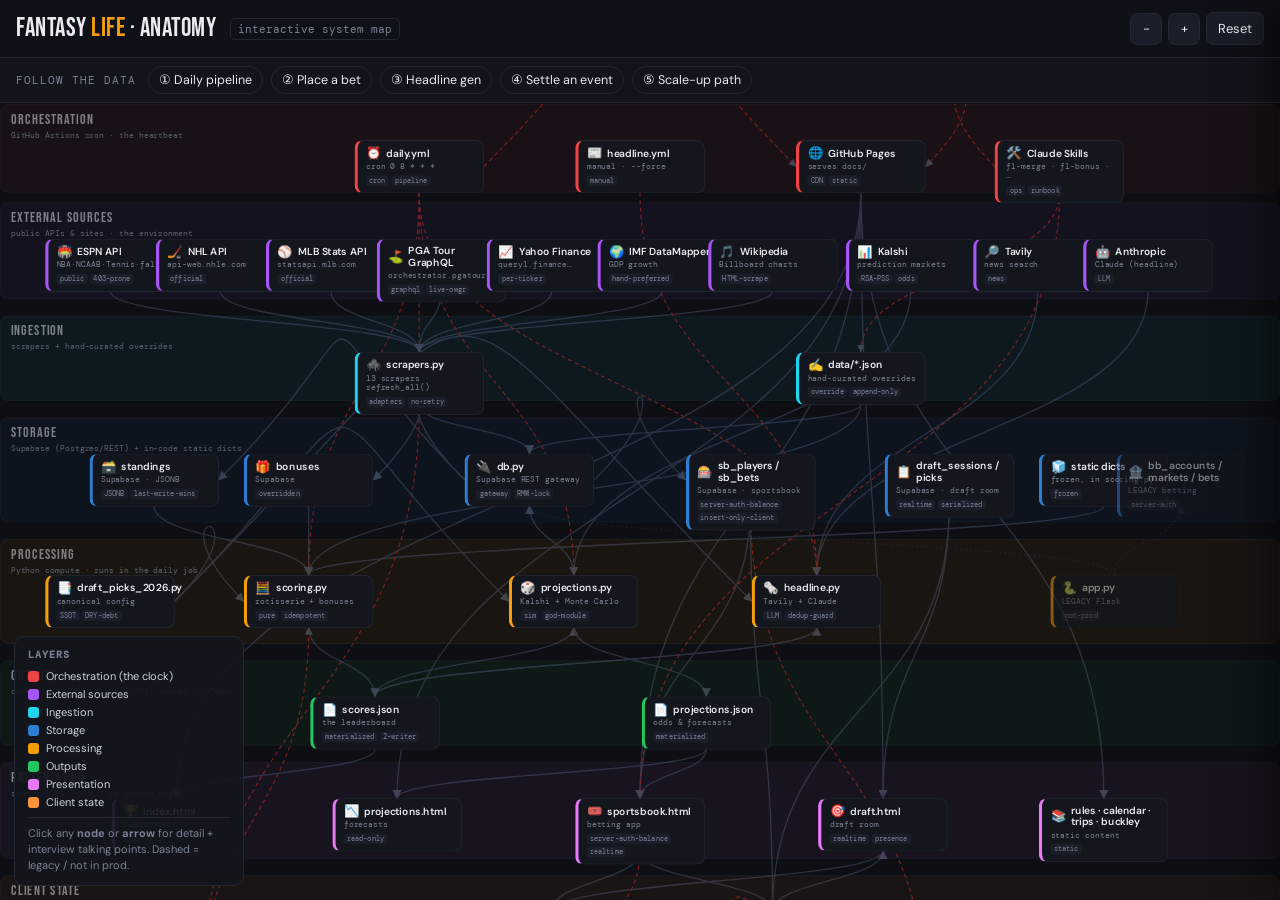
<file: docs/architecture.html>
<!DOCTYPE html>
<html lang="en">
<head>
<meta charset="UTF-8" />
<meta name="viewport" content="width=device-width, initial-scale=1.0" />
<title>System Anatomy — Fantasy Life 2026</title>
  <link rel="icon" type="image/png" href="favicon.png">
  <link rel="icon" href="favicon.ico" sizes="any">
  <link rel="apple-touch-icon" href="apple-touch-icon.png">
<link href="https://fonts.googleapis.com/css2?family=Bebas+Neue&family=DM+Sans:wght@300;400;500;600;700&family=DM+Mono:wght@400;500&display=swap" rel="stylesheet" />
<style>
  :root{
    --bg:#0d0f14; --surface:#13161d; --surface2:#1a1e28; --border:#232733;
    --text:#e8eaf0; --muted:#7b8494; --blue:#2d7dd2; --gold:#f59e0b;
    --green:#22c55e; --red:#ef4444; --purple:#a855f7; --cyan:#22d3ee;
  }
  *{margin:0;padding:0;box-sizing:border-box}
  html,body{height:100%}
  body{background:var(--bg);color:var(--text);font-family:'DM Sans',sans-serif;overflow:hidden}

  /* ── Top bar ── */
  .topbar{position:fixed;top:0;left:0;right:0;height:58px;z-index:40;
    background:rgba(15,18,24,.92);backdrop-filter:blur(8px);border-bottom:1px solid var(--border);
    display:flex;align-items:center;gap:14px;padding:0 16px}
  .brand{font-family:'Bebas Neue',sans-serif;font-size:26px;letter-spacing:.5px;line-height:1}
  .brand span{color:var(--gold)}
  .tag{font-family:'DM Mono',monospace;font-size:11px;color:var(--muted);border:1px solid var(--border);
    padding:3px 7px;border-radius:5px}
  .spacer{flex:1}
  .ctrl{display:flex;align-items:center;gap:6px}
  button.btn{background:var(--surface2);color:var(--text);border:1px solid var(--border);
    border-radius:7px;padding:7px 11px;font-family:'DM Sans';font-size:13px;cursor:pointer;transition:.12s}
  button.btn:hover{border-color:var(--blue);color:#fff}
  button.btn.active{background:var(--blue);border-color:var(--blue);color:#fff}
  .zoombtn{width:32px;height:32px;font-size:17px;display:flex;align-items:center;justify-content:center;padding:0}

  /* ── Flow rail ── */
  .flowrail{position:fixed;top:58px;left:0;right:0;z-index:35;background:rgba(19,22,29,.9);
    border-bottom:1px solid var(--border);padding:8px 16px;display:flex;align-items:center;gap:8px;flex-wrap:wrap}
  .flowrail .lbl{font-family:'DM Mono';font-size:11px;color:var(--muted);text-transform:uppercase;letter-spacing:1px;margin-right:4px}
  .flowchip{font-size:12.5px;padding:5px 10px;border-radius:14px;border:1px solid var(--border);
    background:transparent;color:var(--text);cursor:pointer;transition:.12s;font-family:'DM Sans'}
  .flowchip:hover{border-color:var(--cyan)}
  .flowchip.active{background:var(--cyan);color:#04222b;border-color:var(--cyan);font-weight:600}
  .stepper{display:none;align-items:center;gap:8px;margin-left:auto}
  .stepper.show{display:flex}
  .stepper .stepinfo{font-family:'DM Mono';font-size:11.5px;color:var(--muted)}

  /* ── Canvas ── */
  #scroller{position:absolute;top:104px;left:0;right:0;bottom:0;overflow:auto}
  #viewport{transform-origin:0 0;transition:transform .15s ease}
  #canvas{position:relative}
  svg.edges{position:absolute;top:0;left:0;pointer-events:none;overflow:visible}
  svg.edges path{pointer-events:stroke;cursor:pointer}

  .band{position:absolute;left:0;border-radius:10px;border:1px solid rgba(255,255,255,.03)}
  .band .bandlabel{position:absolute;left:12px;top:8px;font-family:'Bebas Neue';font-size:17px;
    letter-spacing:1.5px;opacity:.5}
  .band .bandsub{position:absolute;left:12px;top:30px;font-family:'DM Mono';font-size:10px;
    color:var(--muted);opacity:.7}

  .node{position:absolute;width:158px;min-height:62px;background:var(--surface);border:1.5px solid var(--border);
    border-radius:10px;padding:8px 10px;cursor:pointer;transition:transform .12s,border-color .12s,box-shadow .12s;
    z-index:5;display:flex;flex-direction:column;gap:3px}
  .node:hover{transform:translateY(-2px);box-shadow:0 6px 18px rgba(0,0,0,.4)}
  .node .ntop{display:flex;align-items:center;gap:6px}
  .node .nicon{font-size:15px;line-height:1}
  .node .nlabel{font-size:12.5px;font-weight:600;line-height:1.1}
  .node .nsub{font-family:'DM Mono';font-size:9.5px;color:var(--muted);line-height:1.2}
  .node .nchips{display:flex;flex-wrap:wrap;gap:3px;margin-top:2px}
  .node .nchip{font-size:8.5px;font-family:'DM Mono';color:var(--muted);background:var(--surface2);
    border-radius:4px;padding:1px 4px;white-space:nowrap}
  .node.legacy{opacity:.5;border-style:dashed}
  .node.dim{opacity:.22}
  .node.adj{border-color:var(--gold)}
  .node.sel{border-color:var(--cyan);box-shadow:0 0 0 2px rgba(34,211,238,.35),0 8px 22px rgba(0,0,0,.5)}
  .node.flowhi{border-color:var(--cyan)}
  .node.flowfocus{border-color:var(--cyan);box-shadow:0 0 0 3px rgba(34,211,238,.5),0 8px 26px rgba(0,0,0,.6);transform:scale(1.05)}

  /* node accent by layer */
  .node[data-c="ext"]{border-left:4px solid var(--purple)}
  .node[data-c="ingest"]{border-left:4px solid var(--cyan)}
  .node[data-c="store"]{border-left:4px solid var(--blue)}
  .node[data-c="proc"]{border-left:4px solid var(--gold)}
  .node[data-c="out"]{border-left:4px solid var(--green)}
  .node[data-c="present"]{border-left:4px solid #e879f9}
  .node[data-c="client"]{border-left:4px solid #fb923c}
  .node[data-c="orch"]{border-left:4px solid var(--red)}

  /* ── Detail drawer ── */
  #drawer{position:fixed;top:0;right:0;height:100%;width:420px;max-width:92vw;z-index:60;
    background:var(--surface);border-left:1px solid var(--border);transform:translateX(100%);
    transition:transform .22s ease;overflow-y:auto;box-shadow:-12px 0 40px rgba(0,0,0,.5)}
  #drawer.open{transform:translateX(0)}
  .dhead{padding:18px 18px 14px;border-bottom:1px solid var(--border);position:sticky;top:0;
    background:var(--surface);z-index:2}
  .dhead .dkind{font-family:'DM Mono';font-size:10px;letter-spacing:1.5px;text-transform:uppercase;color:var(--cyan)}
  .dhead .dtitle{font-family:'Bebas Neue';font-size:30px;letter-spacing:.5px;margin-top:3px;line-height:1}
  .dhead .dfiles{font-family:'DM Mono';font-size:11px;color:var(--gold);margin-top:7px;word-break:break-all}
  .dclose{position:absolute;top:16px;right:16px;width:30px;height:30px;border-radius:7px;border:1px solid var(--border);
    background:var(--surface2);color:var(--text);cursor:pointer;font-size:16px}
  .dbody{padding:16px 18px 60px}
  .drole{font-size:13.5px;line-height:1.55;color:#cdd3df;margin-bottom:16px}
  .dsec{margin-bottom:16px}
  .dsec h4{font-family:'DM Mono';font-size:10.5px;letter-spacing:1.5px;text-transform:uppercase;
    color:var(--muted);margin-bottom:7px;display:flex;align-items:center;gap:6px}
  .dsec h4::before{content:"";width:6px;height:6px;border-radius:50%;background:currentColor}
  .dsec.io h4{color:var(--blue)} .dsec.fail h4{color:var(--red)} .dsec.concept h4{color:var(--gold)}
  .dlist{list-style:none;display:flex;flex-direction:column;gap:6px}
  .dlist li{font-size:12.5px;line-height:1.45;color:#cdd3df;padding-left:14px;position:relative}
  .dlist li::before{content:"▸";position:absolute;left:0;color:var(--muted);font-size:10px;top:2px}
  .dsec.concept .dlist li::before{content:"◆";color:var(--gold)}
  .dsec.fail .dlist li::before{content:"!";color:var(--red);font-weight:700;left:2px}
  .kv{display:flex;gap:8px;font-size:12.5px;margin-bottom:5px}
  .kv .k{font-family:'DM Mono';font-size:10.5px;color:var(--muted);min-width:64px;padding-top:2px;text-transform:uppercase;letter-spacing:.5px}
  .kv .v{color:#cdd3df;line-height:1.45;flex:1}
  code{font-family:'DM Mono';font-size:11.5px;background:var(--surface2);padding:1px 5px;border-radius:4px;color:var(--cyan)}

  /* ── Legend / help ── */
  #legend{position:fixed;left:14px;bottom:14px;z-index:30;background:rgba(19,22,29,.92);
    border:1px solid var(--border);border-radius:10px;padding:11px 13px;font-size:11px;max-width:230px}
  #legend h5{font-family:'DM Mono';font-size:10px;letter-spacing:1px;color:var(--muted);text-transform:uppercase;margin-bottom:8px}
  .legrow{display:flex;align-items:center;gap:7px;margin-bottom:4px;color:#cdd3df}
  .legswatch{width:11px;height:11px;border-radius:3px;flex-shrink:0}
  #legend .hint{margin-top:8px;padding-top:8px;border-top:1px solid var(--border);color:var(--muted);line-height:1.45}
  .legtoggle{position:fixed;left:14px;bottom:14px;z-index:31;display:none}

  @media (max-width:720px){
    #legend{display:none}
    .brand{font-size:21px}.tag{display:none}
  }
</style>
</head>
<body>

<div class="topbar">
  <div class="brand">FANTASY <span>LIFE</span> · ANATOMY</div>
  <div class="tag">interactive system map</div>
  <div class="spacer"></div>
  <div class="ctrl">
    <button class="btn zoombtn" id="zoomout">−</button>
    <button class="btn zoombtn" id="zoomin">+</button>
    <button class="btn" id="reset">Reset</button>
  </div>
</div>

<div class="flowrail">
  <span class="lbl">Follow the data</span>
  <button class="flowchip" data-flow="daily">① Daily pipeline</button>
  <button class="flowchip" data-flow="bet">② Place a bet</button>
  <button class="flowchip" data-flow="headline">③ Headline gen</button>
  <button class="flowchip" data-flow="settle">④ Settle an event</button>
  <button class="flowchip" data-flow="scaleup">⑤ Scale-up path</button>
  <div class="stepper" id="stepper">
    <button class="btn" id="prevstep">◀</button>
    <span class="stepinfo" id="stepinfo">1 / 1</span>
    <button class="btn" id="nextstep">▶</button>
    <button class="btn" id="exitflow">✕ exit</button>
  </div>
</div>

<div id="scroller">
  <div id="viewport">
    <div id="canvas">
      <svg class="edges" id="edgesvg">
        <defs>
          <marker id="arrow" viewBox="0 0 10 10" refX="9" refY="5" markerWidth="7" markerHeight="7" orient="auto-start-reverse">
            <path d="M0,0 L10,5 L0,10 z" fill="#3a4150"/>
          </marker>
          <marker id="arrowhi" viewBox="0 0 10 10" refX="9" refY="5" markerWidth="8" markerHeight="8" orient="auto-start-reverse">
            <path d="M0,0 L10,5 L0,10 z" fill="#22d3ee"/>
          </marker>
        </defs>
      </svg>
    </div>
  </div>
</div>

<div id="legend">
  <h5>Layers</h5>
  <div class="legrow"><span class="legswatch" style="background:#ef4444"></span>Orchestration (the clock)</div>
  <div class="legrow"><span class="legswatch" style="background:#a855f7"></span>External sources</div>
  <div class="legrow"><span class="legswatch" style="background:#22d3ee"></span>Ingestion</div>
  <div class="legrow"><span class="legswatch" style="background:#2d7dd2"></span>Storage</div>
  <div class="legrow"><span class="legswatch" style="background:#f59e0b"></span>Processing</div>
  <div class="legrow"><span class="legswatch" style="background:#22c55e"></span>Outputs</div>
  <div class="legrow"><span class="legswatch" style="background:#e879f9"></span>Presentation</div>
  <div class="legrow"><span class="legswatch" style="background:#fb923c"></span>Client state</div>
  <div class="hint">Click any <b>node</b> or <b>arrow</b> for detail + interview talking points. Dashed = legacy / not in prod.</div>
</div>

<div id="drawer">
  <div class="dhead">
    <button class="dclose" id="dclose">✕</button>
    <div class="dkind" id="dkind"></div>
    <div class="dtitle" id="dtitle"></div>
    <div class="dfiles" id="dfiles"></div>
  </div>
  <div class="dbody" id="dbody"></div>
</div>

<script>
/* ============================================================
   DATA MODEL  —  nodes, edges, flows
   ============================================================ */
const LAYERS = [
  {id:"orch",    label:"ORCHESTRATION",  sub:"GitHub Actions cron · the heartbeat",            y:0,    h:108, color:"rgba(239,68,68,.05)"},
  {id:"ext",     label:"EXTERNAL SOURCES",sub:"public APIs & sites · the environment",         y:120,  h:118, color:"rgba(168,85,247,.05)"},
  {id:"ingest",  label:"INGESTION",      sub:"scrapers + hand-curated overrides",              y:258,  h:104, color:"rgba(34,211,238,.05)"},
  {id:"store",   label:"STORAGE",        sub:"Supabase (Postgres/REST) + in-code static dicts",y:382,  h:128, color:"rgba(45,125,210,.05)"},
  {id:"proc",    label:"PROCESSING",     sub:"Python compute · runs in the daily job",         y:530,  h:128, color:"rgba(245,158,11,.05)"},
  {id:"out",     label:"OUTPUTS",        sub:"committed JSON · static 'API' served by Pages",  y:678,  h:104, color:"rgba(34,197,94,.05)"},
  {id:"present", label:"PRESENTATION",   sub:"static HTML (docs/) on GitHub Pages",            y:802,  h:118, color:"rgba(232,121,249,.05)"},
  {id:"client",  label:"CLIENT STATE",   sub:"browser ↔ Supabase, no backend",                y:940,  h:104, color:"rgba(251,146,60,.05)"},
  {id:"scale",   label:"AT SCALE",       sub:"conceptual patterns · Robinhood-size talking points",y:1062, h:160, color:"rgba(255,255,255,.02)"},
];
const CANVAS_W = 1560, CANVAS_H = 1240, PADX = 28, NODEW = 158;

function L(id){return LAYERS.find(l=>l.id===id);}
function nodeY(layerId){return L(layerId).y + 44;}

const NODES = [
  /* ---------- ORCHESTRATION ---------- */
  {id:"daily", c:"orch", icon:"⏰", label:"daily.yml", sub:"cron 0 8 * * *", xn:0.30,
   chips:["cron","pipeline"],
   detail:{kind:"GitHub Actions workflow",files:".github/workflows/daily.yml",
    role:"The heartbeat. Every day at 08:00 UTC it runs the whole pipeline in one job, then commits the two output JSONs to <code>main</code> — and the commit itself is the deploy.",
    io:[["trigger","cron <code>0 8 * * *</code> + manual workflow_dispatch"],
        ["steps","checkout → pip install → scrapers.py → scoring.py → projections.py → headline.py → sanity-check → commit+push"],
        ["commit","<code>chore: update scores + projections …</code> with <code>git pull --rebase origin main</code> before push"]],
    fail:["projections & headline run <code>continue-on-error: true</code> — an API outage is swallowed, the job still 'succeeds' with stale data",
          "Race on main: 4–5 bot commits/day; a feature branch open >a few hours collides with the rebase-push window"],
    concept:["Cron orchestration of a sequential batch pipeline","'Commit-as-deploy' — git history is the deploy log & audit trail","Partial-failure tolerance via continue-on-error (availability over consistency)","Shared-mutable-state concurrency: the push race on main"]}},

  {id:"headlineyml", c:"orch", icon:"📰", label:"headline.yml", sub:"manual · --force", xn:0.50,
   chips:["manual"],legacyish:true,
   detail:{kind:"GitHub Actions workflow",files:".github/workflows/headline.yml",
    role:"Manual-dispatch-only re-run of the headline step, always passing <code>--force</code> to bypass the dedup guard. Scheduled headline generation now lives inside daily.yml; this exists for one-off refreshes.",
    io:[["trigger","workflow_dispatch only (no cron)"],
        ["push","<code>git pull --rebase -X ours origin main</code> — keeps its own version on conflict"]],
    fail:["<code>-X ours</code> can clobber a concurrent scores.json update if timing is unlucky"],
    concept:["Idempotency override (--force) vs the guard","Conflict strategy as policy (-X ours = 'I win')"]}},

  {id:"ghpages", c:"orch", icon:"🌐", label:"GitHub Pages", sub:"serves docs/", xn:0.70,
   chips:["CDN","static"],
   detail:{kind:"Static hosting",files:"docs/ (.nojekyll, CNAME)",
    role:"Serves everything in <code>docs/</code> as a static site on every push to main. No server, no build step — the JSON files are read directly by the browser.",
    io:[["serves","all docs/*.html, scores.json, projections.json, images"],
        ["deploy","auto-rebuild on push to main"]],
    fail:["No atomic deploy: a half-committed JSON would serve broken data until the next commit","Cache/CDN lag after a push"],
    concept:["JAMstack / static-first architecture","The 'database' is a committed JSON file behind a CDN","Read-scaling for free; write path is the only complex part"]}},

  {id:"skills", c:"orch", icon:"🛠️", label:"Claude Skills", sub:"fl-merge · fl-bonus · …", xn:0.88,
   chips:["ops","runbook"],
   detail:{kind:"Operational runbooks (.claude/commands + workflows)",files:".claude/commands/*.md · .github/workflows/dump-sb.yml",
    role:"Eight codified runbooks that hide operational complexity: fl-merge (squash-ship), fl-bonus (award points), fl-settle (event-resolution checklist), fl-bet, fl-headline, fl-repair, fl-category-fix, learning. Plus <code>dump-sb.yml</code> (workflow_dispatch) for Supabase sportsbook diagnostics (<code>--dump-sb</code> / <code>--repair-korch</code>).",
    io:[["fl-settle","the multi-file dance: bonuses.json + sportsbook.html BETS + projections.py _PROP_DEFS + data/sb_settled.json, then merge"],
        ["fl-merge","conflict rules: scores/projections.json → take origin/main; code/html → take HEAD; bonuses.json → manual merge"],
        ["dump-sb.yml","workflow_dispatch → python db.py --dump-sb (inspect sb_players/sb_bets) or --repair-korch (one-time bet insert)"]],
    fail:["Skills encode the DRY violations rather than fixing them (e.g. prop ids must match across 2 files by hand)"],
    concept:["Runbooks-as-code: encoding tribal ops knowledge","Reduces change-failure rate for multi-step, multi-file edits","A smell detector — a skill exists because the design forces coordinated edits"]}},

  /* ---------- EXTERNAL SOURCES ---------- */
  {id:"espn", c:"ext", icon:"🏟️", label:"ESPN API", sub:"NBA·NCAAB·Tennis·fallbacks", xn:0.02,
   chips:["public","403-prone"],
   detail:{kind:"External REST API",files:"scrapers.py:49 _espn_standings()",
    role:"Public ESPN endpoints, hit as primary for NCAAB and as a fallback for NHL/MLB/Golf/Tennis. Tries 3 URL variants per call.",
    io:[["data","standings / top-25 polls / rankings JSON"],["auth","none (browser-like headers)"]],
    fail:["403/IP-blocks (this is what kills MLS & NASCAR)","Returns [] on failure → empty data can be silently saved"],
    concept:["Adapter per source with a fallback ladder","Scraping public APIs = brittle, unversioned contract"]}},
  {id:"nhlapi", c:"ext", icon:"🏒", label:"NHL API", sub:"api-web.nhle.com", xn:0.12,chips:["official"],
   detail:{kind:"External REST API",files:"scrapers.py:93 _nhl_official_standings()",
    role:"Official NHL stats API — primary source for NHL, with ESPN as fallback. Computes <code>points_pct = pts/(gp*2)</code>.",
    io:[["data","<code>{team, points_pct}</code> list"]],fail:["raise_for_status → caught, falls back to ESPN"],
    concept:["Prefer the official contract; keep a scraped fallback"]}},
  {id:"mlbapi", c:"ext", icon:"⚾", label:"MLB Stats API", sub:"statsapi.mlb.com", xn:0.22,chips:["official"],
   detail:{kind:"External REST API",files:"scrapers.py:140 _mlb_statsapi_standings()",
    role:"Official MLB stats API. Checks total games-played to detect pre-season and avoid saving junk early data.",
    io:[["data","<code>{team, win_pct, gp}</code>"]],fail:["pre-season guard prevents writing 0-0 noise"],
    concept:["Input validation at ingest (reject implausible data)"]}},
  {id:"owgr", c:"ext", icon:"⛳", label:"PGA Tour GraphQL", sub:"orchestrator.pgatour.com", xn:0.32,chips:["graphql","live-owgr"],
   detail:{kind:"External GraphQL API",files:"scrapers.py PGATOUR_GRAPHQL_URL · PGATOUR_API_KEY · scrape_golf()",
    role:"Official World Golf Ranking via the PGA Tour's public AppSync GraphQL endpoint (statId 186). owgr.com 404s entirely; ESPN /golf/pga/rankings returns 500 — both dead as of 2026-06. The PGA Tour AppSync key is embedded in pgatour.com's JS bundle; a 401 means the key rotated and needs refreshing.",
    io:[["query","POST with <code>_OWGR_QUERY</code> (statId='186', tourCode='R')"],["data","<code>{playerName, rank}</code> per row"],["auth","<code>x-api-key</code> header (public AppSync key)"],["Accept-Encoding","must request gzip/deflate — not brotli (requests can't decode br)"]],
    fail:["Key rotation (401) → scrape_golf() returns False → scoring falls back to GOLF_2026_OWGR_STATIC frozen dict","owgr.com and ESPN golf are permanently blocked from datacenter IPs"],
    concept:["Public AppSync key embedded in client JS — not secret, but can rotate","Accept-Encoding negotiation: choosing a codec the client library can decode","Static snapshot as last resort when all live sources fail"]}},
  {id:"yahoo", c:"ext", icon:"📈", label:"Yahoo Finance", sub:"query1.finance…", xn:0.42,chips:["per-ticker"],
   detail:{kind:"External API",files:"scrapers.py:412 scrape_stock()",
    role:"YTD stock chart per ticker (one request each). Computes % change from Jan-1 baseline; shorts are negated downstream.",
    io:[["data","<code>{ticker, current_price, jan1_price, ytd_pct_raw}</code>"]],fail:["bad ticker → skipped, others continue (partial success)"],
    concept:["Fan-out of N independent calls; partial-failure isolation"]}},
  {id:"imf", c:"ext", icon:"🌍", label:"IMF DataMapper", sub:"GDP growth", xn:0.52,chips:["hand-preferred"],
   detail:{kind:"External API",files:"scrapers.py:444 scrape_country_gdp()",
    role:"GDP-growth forecasts by ISO code. In practice scoring prefers the hand-edited <code>data/country.json</code>; the scraper is the fallback.",
    io:[["data","<code>{country, gdp_growth_pct}</code>"]],
    concept:["Human-curated source-of-truth over a flaky API"]}},
  {id:"wikipedia", c:"ext", icon:"🎵", label:"Wikipedia", sub:"Billboard charts", xn:0.62,chips:["HTML-scrape"],
   detail:{kind:"HTML scrape",files:"scrapers.py:492 scrape_billboard()",
    role:"Parses two Wikipedia chart pages with BeautifulSoup to count #1 weeks and Hot-100 weeks per artist. Musician score = 2×num1 + hot100.",
    io:[["data","<code>{artist, num1_weeks, hot100_weeks}</code>"]],fail:["Fragile to page-format changes; silent empty on selector miss"],
    concept:["HTML scraping = parsing an unversioned UI as an API"]}},
  {id:"kalshi", c:"ext", icon:"📊", label:"Kalshi", sub:"prediction markets", xn:0.745,chips:["RSA-PSS","odds"],
   detail:{kind:"Signed REST API",files:"projections.py:188 _kalshi_sign() · :505 KNOWN_SERIES",
    role:"Live prediction-market prices used as the top tier of the odds chain. Requests are RSA-PSS signed (timestamp+method+path).",
    io:[["auth","RSA-PSS sig → Bearer token → unauthenticated (3-tier)"],["data","yes_bid/ask dollars per market title"]],
    fail:["Event-level tickers 404 on the new host","Settled markets return null prices → must be filtered","Bad PEM → signer throws, silently degrades to static FALLBACK"],
    concept:["Cryptographic request signing (replay-resistant auth)","Graceful auth degradation","External price feed as an optional enrichment"]}},
  {id:"tavily", c:"ext", icon:"🔎", label:"Tavily", sub:"news search", xn:0.86,chips:["news"],
   detail:{kind:"External API",files:"headline.py:38 search_news()",
    role:"News-search API. Fires ~8–10 targeted queries (one per active event class) so no category gets starved, last-3-days window.",
    io:[["data","title + 300-char snippet per result, deduped by title"]],fail:["No key / no results → headline generation aborts (no hallucination)"],
    concept:["Query fan-out to guarantee coverage","Grounding an LLM with retrieved facts (RAG-lite)"]}},
  {id:"anthropic", c:"ext", icon:"🤖", label:"Anthropic", sub:"Claude (headline)", xn:0.96,chips:["LLM"],
   detail:{kind:"LLM API",files:"headline.py:98 generate_headline() · model claude-sonnet-4-6",
    role:"Writes the ~50-word FL-News ticker from the Tavily snippets only. Prompt forbids using training knowledge (no stale casting claims, no invented scores).",
    io:[["in","draft summary + news snippets (~1–2k tokens)"],["out","headline string (max 200 tokens)"]],
    fail:["Refusal / API error → existing headline preserved","Cost ~$0.04/run → guarded (see dedup)"],
    concept:["LLM as a constrained component in a deterministic pipeline","Prompt guardrails against hallucination","Cost control via a rate guard"]}},

  /* ---------- INGESTION ---------- */
  {id:"scrapers", c:"ingest", icon:"🕷️", label:"scrapers.py", sub:"13 scrapers · refresh_all()", xn:0.30,
   chips:["adapters","no-retry"],
   detail:{kind:"Ingestion orchestrator",files:"scrapers.py:575 refresh_all()",
    role:"Calls 13 <code>scrape_*()</code> adapters in sequence, each wrapped in try/except so one failure never stops the rest. Successful scrapes write a JSON blob to Supabase via <code>save_standing()</code>.",
    io:[["in","8 external sources"],["out","Supabase <code>standings</code> (one JSONB row per category)"],["skip","checks <code>is_frozen()</code> first — NFL/NCAAF are frozen"]],
    fail:["No retry / no backoff — a transient blip loses that category for the day","Empty result can be saved as empty data with no alert","MLS/NASCAR: hard 403, no working fallback"],
    concept:["Adapter pattern (uniform interface over heterogeneous sources)","Bulkhead isolation (per-scraper try/except)","Missing resilience: no retry, no circuit breaker, no dead-letter","Circuit breaker: after N consecutive failures, open the circuit (stop calling upstream) for T seconds, then half-open (allow one probe). Prevents a flaky ESPN from holding up the whole pipeline","Retry with exponential backoff + jitter: retry after 2^n seconds ± 20% random jitter. Jitter prevents thundering herd when an upstream recovers and all clients retry simultaneously","Dead-letter queue (DLQ): failed scrape events go to a DLQ for manual inspection instead of being silently dropped. At scale: a Kafka DLQ topic","At Robinhood scale: market data feeds push to a Kafka topic per instrument (producers). Scoring, risk, and settlement each subscribe as independent consumer groups. Ingest rate and processing rate fully decouple — critical when a market open generates 100k events/sec"]}},
  {id:"manualjson", c:"ingest", icon:"✍️", label:"data/*.json", sub:"hand-curated overrides", xn:0.70,
   chips:["override","append-only"],
   detail:{kind:"Hand-edited config/data",files:"data/bonuses.json · country.json · actor.json · sb_adjustments.json · …",
    role:"Manual source-of-truth that <b>overrides</b> Supabase for specific categories — bonuses, country GDP (IMF), actor/actress composites — plus stale-data overrides for MLS/NASCAR. Also includes <code>sb_adjustments.json</code> for per-player BB balance adjustments applied in nightly recalc.",
    io:[["bonuses.json","final totals per (category,player); append-only; overrides the bonuses table"],["country.json","hand-keyed IMF data; never Supabase"],["actor/actress","composite = (RT/100) × box-office $M"],["sb_adjustments.json","per-player baseline offset added in recalculate_sb_balance(); e.g. Jens=1438 → balance=2437"]],
    fail:["No schema validation — a typo'd player/category silently scores 0","bonuses.json is the one file with a 'manual merge' conflict rule"],
    concept:["Human-in-the-loop overrides layered above automation","File-over-DB for auditability (diffs in git)","Config precedence as an explicit, documented contract"]}},

  /* ---------- STORAGE ---------- */
  {id:"dbpy", c:"store", icon:"🔌", label:"db.py", sub:"Supabase REST gateway", xn:0.40,
   chips:["gateway","RMW-lock"],
   detail:{kind:"Data-access layer",files:"db.py (≈560 lines)",
    role:"The single Python gateway to Supabase REST. Every backend read/write (standings, bonuses, sportsbook settlement + balance recalc) goes through here. 10s timeout, no retry. Also exposes diagnostic CLI commands: <code>--dump-sb</code> (print all sb_players + sb_bets) and <code>--repair-korch</code> (one-time bet insert), runnable via <code>dump-sb.yml</code> workflow_dispatch.",
    io:[["reads","get_all_standings():68, get_all_bonuses():166"],["writes","save_standing():119, add_bonus():191, settle_sb_bet():435, recalculate_sb_balance():497"],["recalc formula","balance = 1000 + adj(sb_adjustments.json) − wagered + won_returns"],["CLI","python db.py --dump-sb | --repair-korch (via dump-sb.yml)"]],
    fail:["<code>add_bonus</code>/<code>update_balance</code> are read-modify-write guarded only by a <b>process-local</b> <code>threading.Lock</code> — useless across Gunicorn workers (the class of bug that wiped a balance)","No retry/backoff; exceptions logged, swallowed"],
    concept:["Repository/gateway pattern (one chokepoint for persistence)","Read-modify-write race & why a process lock ≠ a distributed lock","Fix shape: conditional <code>UPDATE … WHERE balance = :old</code> + retry, or a DB constraint","CAP theorem: this system is AP (available + partition-tolerant) — scores still run if Supabase is unreachable. Robinhood must be CP for financial data — a lost trade is worse than temporary downtime","Distributed lock options: Redis Redlock (quorum across N Redis nodes), Postgres advisory lock (<code>pg_try_advisory_xact_lock</code>), or optimistic CAS (<code>UPDATE … WHERE balance = :expected</code>, retry if 0 rows affected)","Two-phase commit (2PC): coordinator asks all participants to prepare, then commit. Guarantees atomicity across services but blocks on participant failure. Most modern systems prefer sagas + compensating transactions over 2PC","Idempotent write shape: <code>place_bet(idempotency_key, player, wager)</code> — server stores the key; retries return the same result without double-charging. Critical for financial APIs"]}},
  {id:"standings", c:"store", icon:"🗃️", label:"standings", sub:"Supabase · JSONB", xn:0.06,
   chips:["JSONB","last-write-wins"],
   detail:{kind:"Supabase table",files:"supabase_schema.sql · docs/sb-schema.sql",
    role:"One row per category. The whole standings/rankings payload lives in a single <code>data</code> JSONB column, with <code>frozen</code> and <code>updated_at</code> flags.",
    io:[["cols","category (PK), data (jsonb), frozen (bool), updated_at (tz)"],["written by","scrapers via save_standing (upsert)"],["read by","scoring.py get_all_standings"]],
    fail:["Last-write-wins, single writer assumed","updated_at drives scoring's staleness check (>3d ⇒ stale badge)"],
    concept:["Schemaless JSONB blob: write-flexibility vs query-ability tradeoff","Freshness metadata as a first-class column","Upsert = idempotent writes","GIN index: <code>CREATE INDEX ON standings USING GIN(data)</code> enables fast JSON containment queries (@>). Not needed at 13 rows; critical at millions","Normalization tradeoff: JSONB handles schema drift (any sport, any team name) but can't use B-tree on nested fields. Robinhood's holdings table is fully normalized (account_id, ticker, quantity) for join performance","Schema evolution: JSONB absorbs new fields without migrations. Normalized schemas need ALTER TABLE. Choose JSONB for heterogeneous/evolving read-heavy data; relational for stable high-volume join-heavy data","Write amplification: upsert writes the entire JSONB blob per update. At scale, use <code>jsonb_set()</code> for patch semantics to reduce write amplification"]}},
  {id:"bonusestbl", c:"store", icon:"🎁", label:"bonuses", sub:"Supabase", xn:0.20,chips:["overridden"],
   detail:{kind:"Supabase table",files:"supabase_schema.sql",
    role:"(category, player, points) rows for milestone/championship bonuses. At scoring time, <code>data/bonuses.json</code> overrides any matching row.",
    io:[["unique","(category, player)"],["written by","app.py / add_bonus (RMW)"],["read by","scoring load_bonuses, merged under the file"]],
    concept:["Two-tier source-of-truth with file precedence","RMW concurrency on the write path"]}},
  {id:"sbtables", c:"store", icon:"🎰", label:"sb_players / sb_bets", sub:"Supabase · sportsbook", xn:0.60,
   chips:["server-auth-balance","insert-only-client"],
   detail:{kind:"Supabase tables (current sportsbook)",files:"docs/sb-schema.sql · data/sb_adjustments.json",
    role:"Backs the live sportsbook. <b>Server-authoritative</b> since 2026-06: <code>sb_players.balance</code> and <code>sb_bets.settled_outcome</code> are owned exclusively by <code>db.py recalculate_sb_balance()</code> (runs nightly in scoring.py). The browser is insert-only for new <code>sb_bets</code> rows — it never writes balance or settled_outcome.",
    io:[["sb_players","name (PK), balance (server-computed nightly), updated_at"],["sb_bets","player, bet_id, side, wager, potential_return, settled_outcome (server-owned)"],["balance formula","1000 + adjustment(sb_adjustments.json) − wagered + won_returns"],["writers","browser inserts new bets; db.py owns balance + settled_outcome"]],
    fail:["sbHydrate on page load must fetch the server balance — a stale localStorage balance is overwritten by the server value","Concurrent bets from two devices can still double-spend (balance check is still local); no server-side pre-check RPC yet"],
    concept:["Client-authoritative state (trust model) vs server-authoritative","Two writers, no locking → lost updates","Fix shape: a <code>place_bet()</code> RPC that checks balance server-side + an append-only ledger","Event sourcing: make sb_bets append-only, compute balance as <code>SELECT SUM(delta) FROM ledger WHERE player = ?</code>. No lost-update bug possible — the Jens wipe couldn't happen if balance were derived, not stored","CQRS (Command Query Responsibility Segregation): write model = append-only ledger (events); read model = materialized balance (updated by a background projection). Writes and reads scale independently","Partition by player: at 1M users, hash-partition sb_players by player_id across N Postgres shards. Bets co-locate with their player on the same shard — avoids cross-shard joins on the hot path","Index design: composite index on <code>(player, settled_outcome)</code> for per-player open-bets query; partial index on <code>settled_outcome IS NULL</code> — only indexes the hot rows (unsettled bets), not the whole table","Optimistic concurrency: <code>UPDATE sb_players SET balance = :new WHERE name = :p AND balance = :expected</code>; if 0 rows affected, retry. Cheaper than a lock for low-contention writes"]}},
  {id:"drafttables", c:"store", icon:"📋", label:"draft_sessions / picks", sub:"Supabase · draft room", xn:0.78,
   chips:["realtime","serialized"],
   detail:{kind:"Supabase tables (draft)",files:"docs/draft-schema.sql",
    role:"Live snake-draft state, driven entirely from the browser. Turn order is serialized by <code>current_pick_idx</code>; clients subscribe to realtime changes + presence.",
    io:[["draft_sessions","status, draft_order (jsonb), current_pick_idx, timer fields"],["draft_picks","session_id, player, category, team, phase, pick_number"]],
    fail:["Client-side timer can drift between devices","Concurrency bounded by single active picker (one writer at a time)"],
    concept:["Serialized single-writer turn-taking (avoids most races)","Realtime pub/sub + presence","Optimistic local timer reconciled against server state"]}},
  {id:"staticdicts", c:"store", icon:"🧊", label:"static dicts", sub:"frozen, in scoring.py", xn:0.92,
   chips:["frozen"],
   detail:{kind:"In-code constants",files:"scoring.py NFL_2025_STANDINGS:146 · NCAAF_2025_POLL:182 · GOLF/MLS/NASCAR static",
    role:"Frozen data baked into scoring.py for categories with no live feed: NFL & NCAAF (2025 final), plus golf/MLS/NASCAR fallbacks when scrapers fail.",
    io:[["used when","no Supabase row, or scraped data rejected as stale (e.g. MLS >50 pts)"]],
    concept:["Frozen reference data as code (versioned, reviewable)","Last tier of every fallback ladder"]}},
  {id:"bbtables", c:"store", icon:"🏦", label:"bb_accounts / markets / bets", sub:"LEGACY betting", xn:0.99,
   legacy:true,chips:["server-auth"],
   detail:{kind:"Supabase tables (legacy)",files:"supabase_schema.sql",
    role:"The original 'Buckley Bucks' system behind the Flask app: real accounts (bcrypt), markets seeded from projections, server-side stake deduction & payouts. Not used by the current static sportsbook.",
    io:[["bb_accounts","email, password_hash, balance (server-authoritative)"],["place_bet","deduct stake → insert bet; refunds on failure"],["settle_market","pay winners / zero losers"]],
    concept:["Contrast with sb_*: server-authoritative, auth'd, balance-checked","Compensating action (refund) for non-atomic insert","Why it was replaced: login friction for a 13-person league"]}},

  /* ---------- PROCESSING ---------- */
  {id:"draftpicks", c:"proc", icon:"📑", label:"draft_picks_2026.py", sub:"canonical config", xn:0.02,
   chips:["SSOT","DRY-debt"],
   detail:{kind:"Canonical config module",files:"draft_picks_2026.py",
    role:"The one true map of 13 players × 15 categories (plus tennis gender). Imported by scoring, projections, and headline.",
    io:[["exports","PLAYERS, DRAFT_PICKS_2026, TENNIS_GENDER"]],
    fail:["Mirrored by hand in projections.py, headline.py, and two skill files — change it in 4 places or drift"],
    concept:["Single-source-of-truth vs the DRY violation around it","Config-as-code; the highest-leverage cleanup in the repo"]}},
  {id:"scoring", c:"proc", icon:"🧮", label:"scoring.py", sub:"rotisserie + bonuses", xn:0.20,
   chips:["pure","idempotent"],
   detail:{kind:"Scoring engine",files:"scoring.py:612 compute_all_scores()",
    role:"Reads every category (Supabase → file → static fallback), ranks 13 players per category (rank 1 → 13 pts), adds bonuses, and writes the full leaderboard. Deterministic: same inputs ⇒ same output.",
    io:[["in","standings + bonuses (+ data/*.json overrides + draft_picks)"],["out","docs/scores.json (players, history, freshness, headline preserved)"],["special","tennis women +0.5 rank; World-Cup country bonus capped at 13 with Olympics"]],
    fail:["If Supabase is empty it preserves prior raw_values from the old scores.json (no silent zeroing)","Stale categories (>3d) get flagged but still scored"],
    concept:["Pure recomputation = idempotent & reproducible","Layered fallback precedence per category","Staleness detection as observability","Rank-average for ties (RANK.AVG)","Stateless worker = horizontally scalable: scoring.py has no shared mutable state between runs. At scale, deploy N workers each processing a shard of categories in parallel — just partition the input","Batch vs streaming: daily batch (this system) vs Flink/Spark Streaming (Robinhood). Portfolio valuations update tick-by-tick, not once a day. Each market event triggers an incremental recompute on the affected positions","Materialized view: scores.json IS a materialized view. In a RDBMS: <code>REFRESH MATERIALIZED VIEW CONCURRENTLY</code> allows reads while refreshing. Tradeoff: refresh cost vs query latency savings","Backpressure: without a queue between ingest and scoring, a burst of market events directly couples producers to this pipeline. A queue absorbs bursts; scoring drains at its own rate without blocking upstream"]}},
  {id:"projections", c:"proc", icon:"🎲", label:"projections.py", sub:"Kalshi + Monte Carlo", xn:0.44,
   chips:["sim","god-module"],
   detail:{kind:"Projection / odds engine",files:"projections.py:990 simulate() · :653 compute_prop_odds()",
    role:"Reads scores.json, fetches Kalshi odds, runs 10,000 Monte-Carlo season sims for win%/top-4%/percentiles, and prices every sportsbook prop through a 4-tier odds chain.",
    io:[["odds chain","Kalshi live → Monte-Carlo pairwise → standings normal-approx (_mlb_h2h/_mls_h2h) → static FALLBACK"],["out","docs/projections.json (players + prop_odds{yes_pct,source})"],["sync","optionally upserts win%/top4% to Supabase"]],
    fail:["FALLBACK goes stale if not pruned on settlement (drove the 2-0 vs 3-1 odds bug)","Does 4 jobs in ~1300 lines (Kalshi client + data + sim + prop defs)"],
    concept:["Monte-Carlo simulation for a distribution, not a point estimate","Strategy/priority fallback chain with a labelled source per output","Separation-of-concerns critique: extract a kalshi.py client","Each prop tags its source (kalshi/model/static) = provenance","Embarrassingly parallel: 10k Monte Carlo iterations with no shared state between them. Fan out to N workers (AWS Lambda, Ray, Dask) — takes 50ms instead of 5s at scale","Fan-out/reduce pattern: distribute independent compute tasks, collect results, aggregate. Classic Map-Reduce shape (map = per-simulation, reduce = aggregate win%). The reduce step is a commutative monoid — any order of merging gives the same result","Cache-aside pattern: odds rarely change between ingest events. Check Redis cache keyed by <code>(event_id, odds_timestamp)</code>; on miss, compute and store with TTL = time to next market update","Streaming alternative: instead of a daily batch, a Flink job consumes an odds-update Kafka topic and recomputes affected props in near-real-time — latency drops from 24h to seconds"]}},
  {id:"headline", c:"proc", icon:"🗞️", label:"headline.py", sub:"Tavily + Claude", xn:0.66,
   chips:["LLM","dedup-guard"],
   detail:{kind:"Headline generator",files:"headline.py:177 dedup guard (~20h) · :211 write",
    role:"Retrieves news (Tavily), asks Claude to write a grounded ticker, and writes <code>headline</code> + <code>headline_generated_at</code> into scores.json. A ~20h guard (or --force) stops it re-spending the API budget.",
    io:[["in","scores.json (for the guard) + Tavily snippets"],["out","scores.json headline fields (2nd writer of that file)"]],
    fail:["Second writer of scores.json → scoring.py must re-preserve the field when it rewrites","No news ⇒ no headline (prevents hallucinated events)"],
    concept:["Idempotency/rate-limit via a timestamp guard (cost control)","Two writers on one artifact → field-preservation protocol","RAG grounding + prompt guardrails"]}},
  {id:"apppy", c:"proc", icon:"🐍", label:"app.py", sub:"LEGACY Flask", xn:0.93,
   legacy:true,chips:["not-prod"],
   detail:{kind:"Legacy Flask app",files:"app.py + templates/",
    role:"The original server: admin UI, /api/scores with a 5-min cache, bonus management, Stripe checkout, ADMIN_TOKEN auth. Replaced by the static docs/ site; kept for local admin only.",
    io:[["routes","/, /api/scores, /admin, /api/bonuses, /api/refresh, /api/stripe-*"],["deploy","Procfile → gunicorn (Heroku-style)"]],
    concept:["Server-rendered + cached API → replaced by static-precompute","Why static won: zero ops, free hosting, no auth needed at this scale"]}},

  /* ---------- OUTPUTS ---------- */
  {id:"scores", c:"out", icon:"📄", label:"scores.json", sub:"the leaderboard", xn:0.26,
   chips:["materialized","2-writer"],
   detail:{kind:"Committed JSON artifact",files:"docs/scores.json",
    role:"The precomputed leaderboard the whole front page reads. Written by scoring.py, with the <code>headline</code> field co-owned by headline.py. Carries 7-day score_history and per-category freshness.",
    io:[["shape","players[] (15 categories each) + last_updated + score_history + data_freshness + headline"],["conflict rule","always take origin/main on merge"]],
    concept:["Materialized view / precomputed cache served as a static API","Co-owned artifact → explicit write-merge protocol","Embedded time-series (score_history) for the trend chart"]}},
  {id:"projjson", c:"out", icon:"📄", label:"projections.json", sub:"odds & forecasts", xn:0.56,
   chips:["materialized"],
   detail:{kind:"Committed JSON artifact",files:"docs/projections.json",
    role:"Precomputed win%/top-4%/percentiles per player + <code>prop_odds</code> for every sportsbook bet, each tagged with its source (kalshi/model/static).",
    io:[["shape","generated_at, fallback_as_of, n_simulations, players[], prop_odds{}"],["conflict rule","always take origin/main"]],
    concept:["Provenance metadata (source + as-of dates) for trust","Daily git commit = a free time-series (mineable for sparklines)"]}},

  /* ---------- PRESENTATION ---------- */
  {id:"index", c:"present", icon:"🏆", label:"index.html", sub:"leaderboard", xn:0.08,chips:["read-only"],
   detail:{kind:"Static page",files:"docs/index.html",
    role:"Fetches scores.json and renders the standings, weekly deltas, and the headline ticker. No backend, no realtime — refresh to update.",
    io:[["reads","./scores.json (fetch on load)"]],
    concept:["Thin client over a static JSON API","Pull (refresh) vs push (realtime) — fine for once-a-day data"]}},
  {id:"projpage", c:"present", icon:"📉", label:"projections.html", sub:"forecasts", xn:0.28,chips:["read-only"],
   detail:{kind:"Static page",files:"docs/projections.html",
    role:"Fetches projections.json; renders projected standings, win%/top-4%, and a per-category expected-points breakdown.",
    io:[["reads","./projections.json"]],
    concept:["Same static-fetch pattern; presentation decoupled from compute"]}},
  {id:"sportsbook", c:"present", icon:"🎟️", label:"sportsbook.html", sub:"betting app", xn:0.50,
   chips:["server-auth-balance","realtime"],
   detail:{kind:"Stateful client app",files:"docs/sportsbook.html (BETS:912 · sbHydrate:1247 · sbSyncState:1195 · sbResetPlayer:1222)",
    role:"The most complex page. Hardcoded BETS array + projections.json odds; a no-login identity picker; bets live in localStorage and are inserted to Supabase. Balance is <b>server-authoritative</b> (nightly recalc in scoring.py); the browser only reads it via sbHydrate on load. Settlement is entirely server-side via data/sb_settled.json + db.py.",
    io:[["reads","projections.json (odds) + Supabase sb_* (leaderboard + balance) + localStorage (identity + bets)"],["writes","localStorage → sbSyncState inserts new sb_bets only (no balance write, no settled_outcome)"],["balance","sbHydrate reads sb_players.balance from Supabase on load; server recalc owns the value"],["realtime","subscribes to sb_* → re-renders leaderboard"]],
    fail:["Concurrent bets from two tabs/devices can overspend (balance check is still local — no server-side RPC pre-check yet)","sbHydrate must succeed on load for the server balance to appear; offline load shows stale localStorage balance"],
    concept:["Client-authoritative state & eventual consistency","Optimistic UI + fire-and-forget sync","The exact failure modes that motivate a server-side place_bet() RPC + ledger","Pub/sub fan-out for multi-client refresh","Saga pattern: place_bet is a multi-step saga — deduct balance, insert bet, update ledger. If step 2 fails, a compensating transaction (refund) must run. Without a saga coordinator, a crash between steps leaves data inconsistent","Read-your-writes consistency: after placing a bet the UI must see the updated balance. With client-authoritative local state, trivial. With server-authoritative state: use session-sticky reads or a read-after-write guarantee (replica lag is the enemy)","Idempotency key: generate a UUID per bet click. Server upserts on <code>(player, idempotency_key)</code>. Retrying on a network timeout is safe — the bet is placed exactly once regardless of retries","At Robinhood scale: the BETS array becomes a database-backed orderbook; each bet is an order; client balance check → server-side margin/risk check; settlement is an event emitted to a downstream settlement consumer group"]}},
  {id:"draftpage", c:"present", icon:"🎯", label:"draft.html", sub:"draft room", xn:0.72,
   chips:["realtime","presence"],
   detail:{kind:"Realtime client app",files:"docs/draft.html (session FL-2026)",
    role:"Browser-driven snake draft: reads/writes draft_sessions & draft_picks directly via supabase-js, subscribes to realtime changes, broadcasts presence, runs a per-pick timer.",
    io:[["reads/writes","Supabase draft tables (direct, no backend)"],["realtime","row changes + presence channel"]],
    concept:["Backend-less realtime app (DB-as-backend)","Serialized writer via current_pick_idx avoids most conflicts","Presence = soft real-time collaboration"]}},
  {id:"staticpages", c:"present", icon:"📚", label:"rules · calendar · trips · buckley", sub:"static content", xn:0.92,
   chips:["static"],
   detail:{kind:"Static content pages",files:"docs/rules.html · calendar.html · trips.html · buckley.html",
    role:"Pure HTML/CSS: scoring rules, the season calendar, the winners'-trip map (Leaflet), and the Buckley easter-egg. No data loading.",
    io:[["data","none — hand-written markup"]],
    concept:["Not everything needs to be dynamic — content as code"]}},

  /* ---------- CLIENT STATE ---------- */
  {id:"localstorage", c:"client", icon:"💾", label:"localStorage", sub:"per-browser state", xn:0.42,
   chips:["identity","bets-cache"],
   detail:{kind:"Browser storage",files:"sportsbook.html / draft.html",
    role:"Holds the sportsbook identity + local bet list (<code>fl_sb_player</code>, <code>fl_sb_state</code>) and the draft player name. Balance is <b>not</b> the canonical value here — sbHydrate overwrites it from <code>sb_players.balance</code> on every page load. The local bets list is a UI cache; the authoritative record is Supabase <code>sb_bets</code>.",
    io:[["sportsbook","{balance (display-only, overwritten on load), bets[]} + current player"],["draft","player name only"]],
    fail:["Per-device cache: a device that hasn't loaded the page won't have the latest bet list","Tamperable locally, but sbHydrate restores the server balance on reload"],
    concept:["Local-first state & the consistency cost","Why this is the crux of the betting bugs"]}},
  {id:"realtime", c:"client", icon:"📡", label:"Supabase Realtime", sub:"pub/sub", xn:0.62,
   chips:["pub/sub"],
   detail:{kind:"Realtime channel",files:"sportsbook.html · draft.html subscriptions",
    role:"Postgres-change subscriptions push updates to every open browser, so leaderboards and the draft board refresh without polling. Presence powers online indicators.",
    io:[["sportsbook","sb_players/sb_bets changes → re-render leaderboard"],["draft","draft_* changes + presence"]],
    concept:["Pub/sub over the database (CDC-style)","Push updates replace polling","Eventual consistency across clients"]}},

  /* ---------- AT SCALE (conceptual) ---------- */
  {id:"msg_queue", c:"scale", icon:"📨", label:"Message Queue", sub:"Kafka / SQS (conceptual)", xn:0.10,
   chips:["kafka","pub/sub","conceptual"],
   detail:{kind:"Conceptual: pattern missing from this system",files:"(not in this codebase — what it needs at scale)",
    role:"A queue between ingest and processing decouples producers from consumers. At 13 users: unnecessary overhead. At Robinhood scale (millions of market events/sec): mandatory. Scrapers publish a 'standings-updated' event per category; scoring, risk, and settlement each subscribe as independent consumer groups.",
    io:[["producer","scrape_*() publishes event per category on success"],["consumer groups","scoring, risk-engine, audit-log — each reads at its own pace, no coupling"],["DLQ","failed events route to a dead-letter topic for manual replay, not silently dropped"],["retention","Kafka retains events for days — replay is built-in; reprocess after a bug by seeking to any offset"]],
    fail:["Without a queue: a slow scorer blocks the scraper (tight coupling)","Without a DLQ: failures are silent — this system's current behavior"],
    concept:["Producer-consumer decoupling: the producer doesn't wait for the consumer to finish — it publishes and moves on","At-least-once vs exactly-once delivery: Kafka guarantees at-least-once; the consumer needs an idempotency key to handle duplicate delivery safely","Consumer groups: N independent consumers can read the same Kafka topic at their own pace and offset, without stepping on each other — zero coordination needed","Backpressure: a slow consumer falls behind in its offset instead of crashing the producer. The queue provides natural flow control","Log compaction: Kafka can compact by key (keep only the latest standings per category) — useful for a changelog-style topic where only the latest value matters","Log retention vs traditional queue: a traditional queue deletes messages on ack; Kafka retains them. This enables replay, time-travel debugging, and late-joining consumers"]}},

  {id:"grpc_rpc", c:"scale", icon:"🔗", label:"Server-side RPC", sub:"gRPC / atomic balance check", xn:0.42,
   chips:["gRPC","ACID","conceptual"],
   detail:{kind:"Conceptual: replaces client-authoritative balance",files:"(future: place_bet Supabase RPC or a dedicated balance service)",
    role:"Replaces the current client-side balance check with a server-side atomic DB transaction. <code>place_bet(player, bet_id, wager, idempotency_key)</code>: read balance → validate → deduct → insert bet — all in one Postgres transaction. If the network drops, the client retries with the same idempotency key; the server returns the cached result and never double-charges.",
    io:[["call shape","unary RPC: client sends one request, server returns result or structured error"],["atomicity","balance read + validation + deduct + bet insert = one DB transaction; no interleaving"],["idempotency","server stores (player, idempotency_key); retries return the cached result"],["error types","INSUFFICIENT_FUNDS · BET_ALREADY_SETTLED · INVALID_BET_ID — typed errors, not HTTP 500"]],
    fail:["Without this: client checks local balance → places bet → client deducts balance locally. Two tabs or two devices race → double-spend","Without idempotency: network timeout → client retries → two bets placed for the price of one"],
    concept:["gRPC vs REST: gRPC uses protobuf (binary, smaller payloads), HTTP/2 (multiplexed streams, header compression), and enforces a typed schema via .proto. REST is human-readable and easier to debug. Robinhood's internal services use gRPC; mobile API uses REST","ACID atomicity: Atomic (all or nothing), Consistent (constraints hold after), Isolated (concurrent txns don't see each other's partial state), Durable (committed writes survive crashes). A Postgres transaction gives all four","Idempotency key pattern: client generates a UUID per attempt. Server: <code>INSERT INTO requests(key, result) ON CONFLICT DO NOTHING; RETURNING result</code>. Retry is safe — result is returned from cache","Unary vs streaming RPC: place_bet is unary (one req → one resp). Live odds feed is server-streaming (one req → many resp over time). A price ticker is bidirectional-streaming","Saga vs 2PC: 2PC (two-phase commit) locks all participants during prepare phase — high latency, blocks on failure. Sagas use compensating transactions — each step is independent, and if step N fails, steps 1..N-1 run their compensating actions (refund the balance)"]}},

  {id:"event_sourcing", c:"scale", icon:"📜", label:"Event Sourcing", sub:"append-only ledger", xn:0.76,
   chips:["event-log","CQRS","conceptual"],
   detail:{kind:"Conceptual: replaces mutable balance column",files:"(future: sb_ledger table)",
    role:"Instead of storing a mutable <code>balance</code> column (which can be overwritten — the Jens incident), store every transaction as an immutable event. Balance = replay of all events for a player. The sb_bets table is almost there — it's nearly an event log — but the separate mutable balance on sb_players is the weak link.",
    io:[["write","<code>INSERT INTO ledger(player, delta, reason, bet_id, ts)</code> — never UPDATE, never DELETE"],["read balance","<code>SELECT SUM(delta) FROM ledger WHERE player = 'Jens'</code>"],["projection","background job materializes balance into sb_players for fast reads (CQRS read model)"],["audit","every balance change has a reason, a bet_id, and a timestamp — the Jens wipe is impossible to recreate silently"]],
    fail:["Naive event sourcing: balance query scans the whole ledger — O(n) per read. Fix: periodic snapshots (<code>snapshot_at</code> row), then sum only events after the snapshot","Long chains need compaction — same concept as Kafka log compaction"],
    concept:["Append-only vs mutable state: the Jens bug was a mutable balance being overwritten. An event log can't be overwritten — only new events can be appended. The bug becomes an incorrect event (visible, auditable, reversible)","CQRS (Command Query Responsibility Segregation): commands (place_bet) write events to the ledger; queries (leaderboard) read a materialized view. Write and read models scale independently — reads can hit a Redis cache; writes go to the append-only log","Temporal queries: what was Jens's balance at any past point in time? <code>WHERE ts <= '2026-06-10'</code> — free time-travel debugging. Impossible with a mutable balance column","Compensating events: if a settlement is wrong, don't DELETE or UPDATE — append a correcting event with reason='admin-correction'. The audit trail survives intact; the correction is visible","Snapshot pattern: every N events, write a snapshot row with the materialized balance. Future balance queries: take the latest snapshot + sum only events after it. Reduces O(n) to O(1) for reads","Event sourcing as the foundation of financial systems: every bank ledger is an event log. Withdrawals and deposits are events; your account balance is a derived view. Robinhood's internal accounting works the same way"]}},
];

const EDGES = [
  // external -> scrapers
  ["espn","scrapers","standings/polls","JSON","daily"],
  ["nhlapi","scrapers","NHL standings","JSON","daily"],
  ["mlbapi","scrapers","MLB standings","JSON","daily"],
  ["owgr","scrapers","golf ranks","JSON/HTML","daily"],
  ["yahoo","scrapers","stock YTD","JSON","daily (per ticker)"],
  ["imf","scrapers","GDP growth","JSON","daily (fallback)"],
  ["wikipedia","scrapers","chart weeks","HTML","daily"],
  // external -> processing
  ["kalshi","projections","market prices","signed JSON","daily"],
  ["tavily","headline","news snippets","JSON","daily / manual"],
  ["anthropic","headline","headline text","LLM","daily / manual"],
  // ingestion -> storage
  ["scrapers","dbpy","save_standing()","upsert","daily"],
  ["dbpy","standings","write/read row","JSONB","daily"],
  ["dbpy","bonusestbl","read/write","rows","on demand"],
  // overrides + canonical into processing
  ["manualjson","scoring","file overrides","JSON read","at compute"],
  ["draftpicks","scoring","picks/gender","import","at compute"],
  ["draftpicks","projections","picks","import","at compute"],
  ["draftpicks","headline","draft summary","import","at compute"],
  ["staticdicts","scoring","frozen fallback","in-module","at compute"],
  // storage <-> processing
  ["standings","scoring","get_all_standings()","via db.py","daily"],
  ["bonusestbl","scoring","get_all_bonuses()","via db.py","daily"],
  ["scoring","scores","write leaderboard","JSON","daily"],
  ["scores","projections","read totals","JSON","daily"],
  ["projections","projjson","write odds/forecast","JSON","daily"],
  ["projections","dbpy","upsert win%/top4%","rows","daily (optional)"],
  ["scores","headline","dedup-guard read","JSON","daily/manual"],
  ["headline","scores","write headline field","JSON (in-place)","daily/manual"],
  // outputs -> presentation
  ["scores","index","fetch scores.json","HTTP GET","page load"],
  ["projjson","projpage","fetch projections.json","HTTP GET","page load"],
  ["projjson","sportsbook","prop odds","HTTP GET","page load"],
  ["ghpages","index","serve","static","on push"],
  ["ghpages","projpage","serve","static","on push"],
  ["ghpages","sportsbook","serve","static","on push"],
  ["ghpages","draftpage","serve","static","on push"],
  ["ghpages","staticpages","serve","static","on push"],
  // presentation <-> client state
  ["sportsbook","localstorage","read/write state","JSON","on bet"],
  ["sportsbook","sbtables","supabase-js insert (bets only)","rows","on bet"],
  ["sbtables","realtime","row changes","CDC","live"],
  ["realtime","sportsbook","push update","event","live"],
  ["draftpage","drafttables","supabase-js R/W","rows","on pick"],
  ["drafttables","realtime","row changes","CDC","live"],
  ["realtime","draftpage","push update","event","live"],
  ["draftpage","localstorage","player name","string","login"],
  // settlement path (server) into sb tables
  ["manualjson","dbpy","sb_settled.json → settle_sb_bet()","read+write","on settle"],
  ["dbpy","sbtables","settle + recalc balance","rows","on settle"],
  // orchestration (dashed, kind=invoke)
  ["daily","scrapers","invokes","step","08:00 UTC",true],
  ["daily","scoring","invokes","step","08:00 UTC",true],
  ["daily","projections","invokes","step","08:00 UTC",true],
  ["daily","headline","invokes","step","08:00 UTC",true],
  ["daily","ghpages","commit→deploy","push","08:00 UTC",true],
  ["headlineyml","headline","invokes --force","manual","manual",true],
  ["skills","manualjson","fl-bonus edits","edit","on event",true],
  ["skills","sportsbook","fl-bet/fl-settle edit BETS","edit","on event",true],
  ["skills","ghpages","fl-merge ships","merge","on ship",true],
  // legacy
  ["apppy","dbpy","admin R/W","REST","legacy",false,true],
  ["apppy","bbtables","accounts/bets","REST","legacy",false,true],
  // at-scale conceptual (dashed)
  ["scrapers","msg_queue","publish event","Kafka msg","at scale",true],
  ["msg_queue","scoring","consume event","Kafka msg","at scale",true],
  ["sportsbook","grpc_rpc","place_bet() call","gRPC","at scale",true],
  ["sbtables","event_sourcing","replace mutable balance","ledger append","at scale",true],
  ["grpc_rpc","event_sourcing","writes delta events","append","at scale",true],
];

const FLOWS = {
  daily:{name:"Daily pipeline",
    steps:["daily","scrapers","dbpy","standings","scoring","scores","projections","projjson","ghpages","index"],
    blurb:"08:00 UTC cron → scrape → Supabase → score → projections → commit JSON → Pages → browser."},
  bet:{name:"Place a bet",
    steps:["sportsbook","localstorage","sbtables","realtime"],
    blurb:"Bet placed in browser → localStorage (local cache) → insert sb_bets row (no balance write) → realtime fan-out to leaderboards. Balance updated by nightly scoring.py recalc (server-authoritative)."},
  headline:{name:"Headline generation",
    steps:["daily","tavily","headline","anthropic","scores","index"],
    blurb:"Daily job → Tavily news → Claude writes a grounded ticker → headline field in scores.json → front page."},
  settle:{name:"Settle an event",
    steps:["skills","manualjson","sportsbook","projections","ghpages","dbpy","sbtables"],
    blurb:"An event resolves → fl-settle edits bonuses.json + BETS + prop defs → merge/deploy → next daily run settles sb_bets in Supabase."},
  scaleup:{name:"Scale-up bottlenecks",
    steps:["scrapers","msg_queue","scoring","sbtables","grpc_rpc","event_sourcing"],
    blurb:"Trace the three scale gaps: synchronous ingest → a queue decouples; client balance check → server RPC enforces atomicity; mutable balance → event sourcing makes it tamper-proof."},
};

/* ============================================================
   RENDER
   ============================================================ */
const canvas = document.getElementById('canvas');
const svg = document.getElementById('edgesvg');
canvas.style.width = CANVAS_W+'px';
canvas.style.height = CANVAS_H+'px';
svg.setAttribute('width',CANVAS_W); svg.setAttribute('height',CANVAS_H);

const pos = {}; // id -> {x,y,w,h}
function place(){
  const usable = CANVAS_W - 2*PADX - NODEW;
  NODES.forEach(n=>{
    const x = PADX + n.xn*usable;
    const y = nodeY(n.c);
    pos[n.id] = {x,y,w:NODEW,h:64,cx:x+NODEW/2};
  });
}
place();

// bands
LAYERS.forEach(l=>{
  const b=document.createElement('div');
  b.className='band';
  b.style.top=l.y+'px'; b.style.width=(CANVAS_W)+'px'; b.style.height=l.h+'px';
  b.style.background=l.color;
  b.innerHTML=`<div class="bandlabel">${l.label}</div><div class="bandsub">${l.sub}</div>`;
  canvas.appendChild(b);
});

// edge paths
const SVGNS="http://www.w3.org/2000/svg";
const edgeEls=[];
function edgePath(a,b){
  const s=pos[a], t=pos[b];
  if(!s||!t) return "";
  const sx=s.cx, tx=t.cx;
  if(t.y > s.y+5){ // downward
    const sy=s.y+s.h, ty=t.y;
    const my=(sy+ty)/2;
    return `M${sx},${sy} C${sx},${my} ${tx},${my} ${tx},${ty}`;
  } else if(s.y > t.y+5){ // upward (feedback)
    const sy=s.y, ty=t.y+t.h;
    const my=(sy+ty)/2;
    return `M${sx},${sy} C${sx},${my} ${tx},${my} ${tx},${ty}`;
  } else { // same layer — bow out the side
    const sy=s.y+s.h/2, ty=t.y+t.h/2;
    const dir = tx>sx?1:-1;
    const bow=Math.max(40,Math.abs(tx-sx)/2);
    const sX = sx + dir*(s.w/2), tX = tx - dir*(t.w/2);
    return `M${sX},${sy} C${sX+dir*bow},${sy-bow} ${tX-dir*bow},${ty-bow} ${tX},${ty}`;
  }
}
EDGES.forEach((e,i)=>{
  const [from,to,label,fmt,trig,invoke,legacy]=e;
  const p=document.createElementNS(SVGNS,'path');
  p.setAttribute('d',edgePath(from,to));
  p.setAttribute('fill','none');
  p.setAttribute('stroke', invoke?'#7f1d1d':'#2b3140');
  p.setAttribute('stroke-width', invoke?1.4:1.6);
  if(invoke) p.setAttribute('stroke-dasharray','5 4');
  if(legacy){p.setAttribute('stroke-dasharray','2 4');p.setAttribute('opacity','.4');}
  p.setAttribute('marker-end','url(#arrow)');
  p.dataset.from=from; p.dataset.to=to; p.dataset.i=i;
  p.classList.add('edge');
  p.addEventListener('click',ev=>{ev.stopPropagation();openEdge(i);});
  svg.appendChild(p);
  edgeEls.push(p);
});

// nodes
const nodeEls={};
NODES.forEach(n=>{
  const d=document.createElement('div');
  d.className='node'+(n.legacy?' legacy':'');
  d.dataset.id=n.id; d.dataset.c=n.c;
  d.style.left=pos[n.id].x+'px'; d.style.top=pos[n.id].y+'px';
  const chips=(n.chips||[]).slice(0,3).map(c=>`<span class="nchip">${c}</span>`).join('');
  d.innerHTML=`<div class="ntop"><span class="nicon">${n.icon}</span><span class="nlabel">${n.label}</span></div>
    <div class="nsub">${n.sub}</div><div class="nchips">${chips}</div>`;
  d.addEventListener('click',ev=>{ev.stopPropagation();selectNode(n.id);});
  canvas.appendChild(d);
  nodeEls[n.id]=d;
});

/* ============================================================
   INTERACTION
   ============================================================ */
const drawer=document.getElementById('drawer');
function clearHi(){
  Object.values(nodeEls).forEach(el=>el.classList.remove('dim','adj','sel','flowhi','flowfocus'));
  edgeEls.forEach(p=>{p.classList.remove('hl');p.setAttribute('marker-end','url(#arrow)');
    p.setAttribute('stroke', p.dataset.invoke==='1'?'#7f1d1d':'#2b3140');p.style.opacity='';});
}
function selectNode(id){
  exitFlowMode(true);
  clearHi();
  const adj=new Set();
  edgeEls.forEach(p=>{
    if(p.dataset.from===id||p.dataset.to===id){
      p.classList.add('hl'); p.setAttribute('stroke','#22d3ee');p.setAttribute('marker-end','url(#arrowhi)');
      adj.add(p.dataset.from); adj.add(p.dataset.to);
    }
  });
  Object.values(nodeEls).forEach(el=>{
    if(el.dataset.id===id) el.classList.add('sel');
    else if(adj.has(el.dataset.id)) el.classList.add('adj');
    else el.classList.add('dim');
  });
  openNode(id);
}
function openNode(id){
  const n=NODES.find(x=>x.id===id); const dt=n.detail;
  document.getElementById('dkind').textContent=dt.kind;
  document.getElementById('dtitle').textContent=n.label;
  document.getElementById('dfiles').innerHTML=dt.files||'';
  let h=`<div class="drole">${dt.role}</div>`;
  if(dt.io&&dt.io.length){h+=`<div class="dsec io"><h4>Inputs · Outputs</h4>`;
    dt.io.forEach(([k,v])=>h+=`<div class="kv"><span class="k">${k}</span><span class="v">${v}</span></div>`);h+=`</div>`;}
  if(dt.fail&&dt.fail.length){h+=`<div class="dsec fail"><h4>Failure modes</h4><ul class="dlist">`+
    dt.fail.map(f=>`<li>${f}</li>`).join('')+`</ul></div>`;}
  if(dt.concept&&dt.concept.length){h+=`<div class="dsec concept"><h4>Systems-design talking points</h4><ul class="dlist">`+
    dt.concept.map(c=>`<li>${c}</li>`).join('')+`</ul></div>`;}
  document.getElementById('dbody').innerHTML=h;
  drawer.classList.add('open');
}
function openEdge(i){
  const [from,to,label,fmt,trig]=EDGES[i];
  clearHi();
  const p=edgeEls[i]; p.classList.add('hl');p.setAttribute('stroke','#22d3ee');p.setAttribute('marker-end','url(#arrowhi)');
  nodeEls[from].classList.add('adj'); nodeEls[to].classList.add('sel');
  Object.values(nodeEls).forEach(el=>{if(el.dataset.id!==from&&el.dataset.id!==to)el.classList.add('dim');});
  const fn=NODES.find(x=>x.id===from), tn=NODES.find(x=>x.id===to);
  document.getElementById('dkind').textContent='Data flow';
  document.getElementById('dtitle').textContent=label;
  document.getElementById('dfiles').innerHTML=`${fn.icon} ${fn.label} &nbsp;→&nbsp; ${tn.icon} ${tn.label}`;
  document.getElementById('dbody').innerHTML=
    `<div class="dsec io"><h4>Edge detail</h4>
      <div class="kv"><span class="k">from</span><span class="v">${fn.label} — ${fn.detail.kind}</span></div>
      <div class="kv"><span class="k">to</span><span class="v">${tn.label} — ${tn.detail.kind}</span></div>
      <div class="kv"><span class="k">payload</span><span class="v">${label}</span></div>
      <div class="kv"><span class="k">format</span><span class="v">${fmt}</span></div>
      <div class="kv"><span class="k">trigger</span><span class="v">${trig}</span></div>
    </div>
    <div class="dsec concept"><h4>Why it matters</h4><ul class="dlist">
      <li>Trace this edge in <b>Follow the data</b> to see where it sits in an end-to-end flow.</li>
    </ul></div>`;
  drawer.classList.add('open');
}
document.getElementById('dclose').addEventListener('click',()=>drawer.classList.remove('open'));
document.getElementById('scroller').addEventListener('click',()=>{drawer.classList.remove('open');if(!flowMode)clearHi();});

/* ── Flow mode ── */
let flowMode=null, flowStep=0;
function startFlow(id){
  flowMode=id; flowStep=0;
  document.querySelectorAll('.flowchip').forEach(c=>c.classList.toggle('active',c.dataset.flow===id));
  document.getElementById('stepper').classList.add('show');
  renderFlow();
}
function renderFlow(){
  clearHi();
  const f=FLOWS[flowMode]; const set=new Set(f.steps);
  // highlight edges connecting consecutive steps
  const wanted=new Set();
  for(let i=0;i<f.steps.length-1;i++) wanted.add(f.steps[i]+'>'+f.steps[i+1]);
  edgeEls.forEach(p=>{
    const key=p.dataset.from+'>'+p.dataset.to;
    if(wanted.has(key)){p.classList.add('hl');p.setAttribute('stroke','#22d3ee');p.setAttribute('marker-end','url(#arrowhi)');}
    else p.style.opacity='.12';
  });
  Object.values(nodeEls).forEach(el=>{
    if(set.has(el.dataset.id)) el.classList.add('flowhi'); else el.classList.add('dim');
  });
  f.steps.forEach((sid,i)=>{ if(i===flowStep) nodeEls[sid].classList.add('flowfocus'); });
  document.getElementById('stepinfo').textContent=(flowStep+1)+' / '+f.steps.length;
  // focus node detail + scroll into view
  const cur=f.steps[flowStep];
  openNode(cur);
  const el=nodeEls[cur];
  el.scrollIntoView({behavior:'smooth',block:'center',inline:'center'});
}
function exitFlowMode(silent){
  if(!flowMode) return;
  flowMode=null;
  document.querySelectorAll('.flowchip').forEach(c=>c.classList.remove('active'));
  document.getElementById('stepper').classList.remove('show');
  if(!silent){clearHi();drawer.classList.remove('open');}
}
document.querySelectorAll('.flowchip').forEach(c=>{
  c.addEventListener('click',()=>{ if(flowMode===c.dataset.flow) exitFlowMode(); else startFlow(c.dataset.flow); });
});
document.getElementById('nextstep').addEventListener('click',()=>{const f=FLOWS[flowMode];flowStep=(flowStep+1)%f.steps.length;renderFlow();});
document.getElementById('prevstep').addEventListener('click',()=>{const f=FLOWS[flowMode];flowStep=(flowStep-1+f.steps.length)%f.steps.length;renderFlow();});
document.getElementById('exitflow').addEventListener('click',()=>exitFlowMode());

document.getElementById('reset').addEventListener('click',()=>{exitFlowMode();clearHi();drawer.classList.remove('open');setZoom(1);});

/* ── Zoom ── */
let zoom=1; const vp=document.getElementById('viewport');
function setZoom(z){zoom=Math.min(1.6,Math.max(0.4,z));vp.style.transform='scale('+zoom+')';
  canvas.style.transformOrigin='0 0';}
document.getElementById('zoomin').addEventListener('click',()=>setZoom(zoom+0.15));
document.getElementById('zoomout').addEventListener('click',()=>setZoom(zoom-0.15));
// fit-to-width on load (mobile)
function fit(){
  const sw=document.getElementById('scroller').clientWidth;
  if(sw < CANVAS_W) setZoom(Math.max(0.4, sw/CANVAS_W));
}
window.addEventListener('resize',fit); fit();

// mark invoke edges for restore
EDGES.forEach((e,i)=>{ if(e[5]) edgeEls[i].dataset.invoke='1'; });
</script>
</body>
</html>
</file>
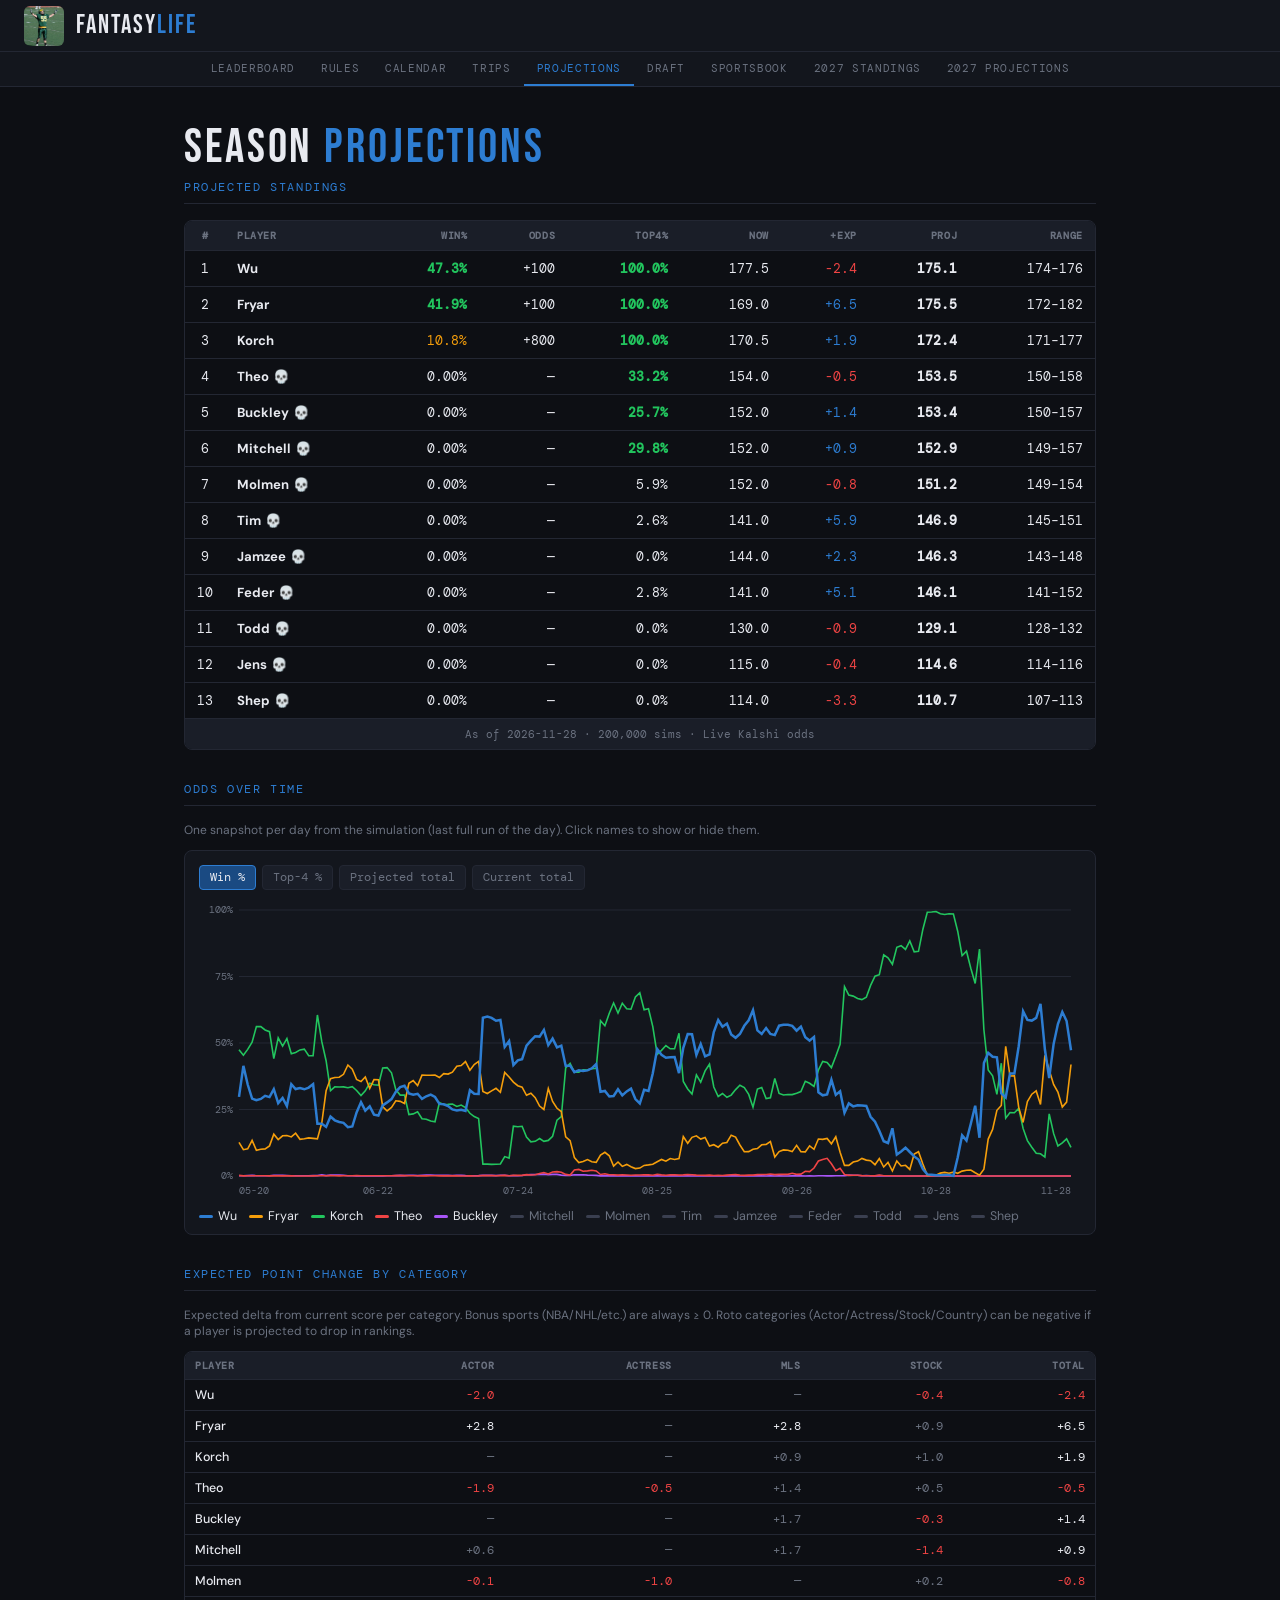
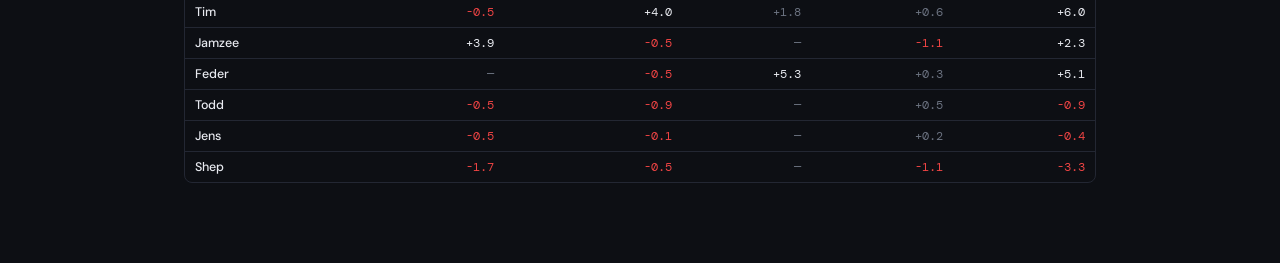
<file: docs/projections.html>
<!DOCTYPE html>
<html lang="en">
<head>
  <meta charset="UTF-8" />
  <meta name="viewport" content="width=device-width, initial-scale=1.0" />
  <title>Projections — Fantasy Life 2026</title>
  <link rel="icon" type="image/png" href="favicon.png">
  <link rel="icon" href="favicon.ico" sizes="any">
  <link rel="apple-touch-icon" href="apple-touch-icon.png">
  <link href="https://fonts.googleapis.com/css2?family=Bebas+Neue&family=DM+Sans:wght@300;400;500;600&family=DM+Mono:wght@400;500&display=swap" rel="stylesheet" />
  <link rel="stylesheet" href="./shared.css">
  <style>
    :root {
      --bg: #0d0f14;
      --surface: #13161d;
      --surface2: #1a1e28;
      --border: #232733;
      --blue: #2d7dd2;
      --blue-dim: #1a4a82;
      --text: #e8eaf0;
      --muted: #6b7280;
      --dim: #3a3f50;
      --green: #22c55e;
      --red: #ef4444;
      --gold: #f59e0b;
    }

    * { margin: 0; padding: 0; box-sizing: border-box; }

    body {
      font-family: 'DM Sans', sans-serif;
      background: var(--bg);
      color: var(--text);
      min-height: 100vh;
    }

    /* ─── HEADER ─── */
    header {
      background: var(--surface);
      border-bottom: 1px solid var(--border);
      padding: 0 24px;
      height: 52px;
      display: flex;
      align-items: center;
      justify-content: space-between;
      position: sticky;
      top: 0;
      z-index: 100;
    }

    .logo {
      font-family: 'Bebas Neue', sans-serif;
      font-size: 1.6rem;
      letter-spacing: 0.08em;
      color: var(--text);
      text-decoration: none;
    }
    .logo span { color: var(--blue); }

    .header-logo-img {
      width: 40px;
      height: 40px;
      border-radius: 6px;
      overflow: hidden;
      flex-shrink: 0;
      background-size: cover;
      background-position: center top;
      background-image: url('./todd.jpg');
      display: block;
    }

    .nav-link {
      font-family: 'DM Mono', monospace;
      font-size: 0.7rem;
      color: var(--muted);
      text-decoration: none;
      letter-spacing: 0.06em;
      text-transform: uppercase;
    }
    .nav-link:hover { color: var(--text); }

    /* ─── SITE NAV BAR ─── */
    /* .site-nav styles: shared.css */

    /* ─── PAGE LAYOUT ─── */
    .page {
      max-width: 960px;
      margin: 0 auto;
      padding: 32px 24px 80px;
    }

    .page-title {
      font-family: 'Bebas Neue', sans-serif;
      font-size: clamp(2rem, 5vw, 3rem);
      letter-spacing: 0.06em;
      margin-bottom: 4px;
    }
    .page-title span { color: var(--blue); }
    .page-subtitle {
      font-size: 0.82rem;
      color: var(--muted);
      margin-bottom: 32px;
    }

    /* ─── SECTION ─── */
    .section-header {
      font-size: 0.72rem;
      font-family: 'DM Mono', monospace;
      text-transform: uppercase;
      letter-spacing: 0.14em;
      color: var(--blue);
      margin-top: 32px;
      margin-bottom: 16px;
      padding-bottom: 8px;
      border-bottom: 1px solid var(--border);
    }
    .section-header:first-of-type { margin-top: 0; }

    .section-note {
      font-size: 0.75rem;
      color: var(--muted);
      margin-bottom: 12px;
    }

    /* ─── PROJECTIONS TABLE ─── */
    .proj-table-wrap {
      overflow-x: auto;
      border-radius: 8px;
      border: 1px solid var(--border);
    }

    .proj-table {
      width: 100%;
      border-collapse: collapse;
      font-size: 0.82rem;
    }
    .proj-table thead th {
      background: var(--surface2);
      color: var(--muted);
      font-family: 'DM Mono', monospace;
      font-size: 0.65rem;
      letter-spacing: 0.06em;
      text-transform: uppercase;
      padding: 8px 12px;
      text-align: left;
      border-bottom: 1px solid var(--border);
      white-space: nowrap;
    }
    .proj-table td {
      padding: 9px 12px;
      border-bottom: 1px solid var(--border);
    }
    .proj-table tbody tr:last-of-type td { border-bottom: none; }
    .proj-table tbody tr:hover { background: var(--surface2); }
    .proj-table .num { text-align: right; font-family: 'DM Mono', monospace; }
    .proj-table .rank-num { text-align: center; color: var(--muted); width: 32px; }
    .proj-table td.rank-num { color: var(--text); }
    /* Phones: one line per row (the 💀 used to wrap under the name) and tight padding so all 13 rows fit on an iPhone screen. */
    @media (max-width: 600px) {
      .proj-table { font-size: 0.78rem; }
      .proj-table thead th { padding: 6px 8px; }
      .proj-table td { padding: 5px 8px; white-space: nowrap; line-height: 1.25; }
      .proj-table .rank-num { width: 24px; }
      /* the footer note must wrap: a long one (the 2027 pre-season note) otherwise stretches every column off screen */
      .proj-table .proj-footer td { white-space: normal; text-align: left; }
      .proj-footer-text { position: sticky; left: 8px; max-width: calc(100vw - 64px); }   /* stay on screen while the table scrolls */
    }

    .win-high { color: var(--green); font-weight: 600; }
    .win-mid  { color: var(--gold); }
    .win-low  { color: var(--muted); }
    .proj-table .win-low { color: var(--text); }   /* standings cells read white; green/gold still flag the leaders */

    .proj-footer td {
      font-size: 0.7rem;
      color: var(--muted);
      text-align: center;
      font-family: 'DM Mono', monospace;
      padding: 8px 12px !important;
      background: var(--surface2);
      border-top: 1px solid var(--border);
    }

    .loading-msg {
      text-align: center;
      color: var(--muted);
      padding: 32px 0;
      font-size: 0.82rem;
    }

    /* ─── CATEGORY BREAKDOWN TABLE ─── */
    .breakdown-wrap {
      overflow-x: auto;
      border-radius: 8px;
      border: 1px solid var(--border);
      margin-top: 12px;
    }
    .breakdown-table {
      width: 100%;
      border-collapse: collapse;
      font-size: 0.78rem;
    }
    .breakdown-table thead th {
      background: var(--surface2);
      color: var(--muted);
      font-family: 'DM Mono', monospace;
      font-size: 0.62rem;
      letter-spacing: 0.06em;
      text-transform: uppercase;
      padding: 7px 10px;
      text-align: right;
      border-bottom: 1px solid var(--border);
      white-space: nowrap;
    }
    .breakdown-table thead th:first-child { text-align: left; }
    .breakdown-table td {
      padding: 7px 10px;
      text-align: right;
      border-bottom: 1px solid var(--border);
      font-family: 'DM Mono', monospace;
      color: var(--muted);
    }
    .breakdown-table td:first-child { text-align: left; color: var(--text); font-family: 'DM Sans', sans-serif; font-weight: 500; }
    .breakdown-table tbody tr:last-child td { border-bottom: none; }
    .breakdown-table tbody tr:hover { background: var(--surface2); }
    .breakdown-table .bright { color: var(--text); }

    /* ─── ODDS SOURCE PILL ─── */
    .odds-pill {
      display: inline-block;
      font-size: 0.62rem;
      font-family: 'DM Mono', monospace;
      letter-spacing: 0.05em;
      padding: 2px 7px;
      border-radius: 10px;
      margin-left: 8px;
      vertical-align: middle;
    }
    .odds-pill.live { background: #14532d; color: var(--green); }
    .odds-pill.static { background: var(--surface2); color: var(--muted); border: 1px solid var(--border); }

    /* ─── TREND CHART ─── */
    .trend-wrap { background: var(--surface); border: 1px solid var(--border); border-radius: 8px; padding: 14px 14px 10px; }
    .trend-controls { display: flex; flex-wrap: wrap; gap: 6px; margin-bottom: 10px; }
    .trend-btn { font-family: 'DM Mono', monospace; font-size: 0.72rem; background: var(--surface2); color: var(--muted);
      border: 1px solid var(--border); border-radius: 4px; padding: 4px 10px; cursor: pointer; }
    .trend-btn.active { color: var(--text); border-color: var(--blue); background: var(--blue-dim); }
    #trend-svg { width: 100%; height: 300px; display: block; }
    #trend-svg text { fill: var(--muted); font-family: 'DM Mono', monospace; font-size: 10px; }
    .trend-legend { display: flex; flex-wrap: wrap; gap: 6px 12px; margin-top: 8px; font-size: 0.78rem; }
    .trend-chip { display: inline-flex; align-items: center; gap: 5px; cursor: pointer; color: var(--muted); user-select: none; }
    .trend-chip i { width: 14px; height: 3px; border-radius: 2px; display: inline-block; }
    .trend-chip.on { color: var(--text); }
    .trend-tip { position: absolute; pointer-events: none; background: var(--surface2); border: 1px solid var(--border);
      border-radius: 6px; padding: 6px 8px; font-size: 0.72rem; font-family: 'DM Mono', monospace; display: none; z-index: 5; white-space: nowrap; }
  </style>
</head>
<body>

<header>
  <div style="display:flex;align-items:center;gap:12px;">
    <a href="./index.html" class="header-logo-img"></a>
    <a href="./index.html" class="logo" style="text-decoration:none;">Fantasy<span>Life</span></a>
  </div>
</header>

<nav class="site-nav">
  <a href="./index.html" class="nav-link">Leaderboard</a>
  <a href="./rules.html" class="nav-link">Rules</a>
  <a href="./calendar.html" class="nav-link">Calendar</a>
  <a href="./trips.html" class="nav-link">Trips</a>
  <a href="./projections.html" class="nav-link active">Projections</a>
  <a href="./draft.html" class="nav-link">Draft</a>
  <a href="./sportsbook.html" class="nav-link">Sportsbook</a>
  <a href="./index.html?season=2027" class="nav-link" id="nav-standings-2027">2027 Standings</a>
  <a href="./projections.html?season=2027" class="nav-link" id="nav-proj-2027">2027 Projections</a>
</nav>

<div class="page">

  <div class="page-title" id="proj-page-title">Season <span>Projections</span></div>

  <!-- ─── STANDINGS TABLE ─── -->
  <div class="section-header" style="margin-top:0;border-top:none;">Projected Standings</div>
  <div class="proj-table-wrap">
    <table class="proj-table" id="proj-table">
      <thead>
        <tr>
          <th class="rank-num">#</th>
          <th>Player</th>
          <th class="num" title="Win probability">Win%</th>
          <th class="num" title="American odds implied by win probability">Odds</th>
          <th class="num" title="Top-4 probability">Top4%</th>
          <th class="num" title="Current total points">Now</th>
          <th class="num" title="Expected points still to be earned">+Exp</th>
          <th class="num" title="Median projected year-end total">Proj</th>
          <th class="num" title="10th–90th percentile range">Range</th>
        </tr>
      </thead>
      <tbody id="proj-body">
        <tr><td colspan="9" class="loading-msg">Loading projections…</td></tr>
      </tbody>
    </table>
  </div>

  <!-- ─── TREND CHART ─── -->
  <div class="section-header" id="trend-header">Odds Over Time</div>
  <div class="section-note" id="trend-note">One snapshot per day from the simulation (last full run of the day). Click names to show or hide them.</div>
  <div class="trend-wrap" id="trend-wrap" style="position:relative;">
    <div class="trend-controls">
      <button class="trend-btn active" data-metric="win">Win %</button>
      <button class="trend-btn" data-metric="top4">Top-4 %</button>
      <button class="trend-btn" data-metric="proj">Projected total</button>
      <button class="trend-btn" data-metric="cur">Current total</button>
    </div>
    <svg id="trend-svg" preserveAspectRatio="none"></svg>
    <div class="trend-tip" id="trend-tip"></div>
    <div class="trend-legend" id="trend-legend"></div>
  </div>

  <!-- ─── CATEGORY BREAKDOWN ─── -->
  <div class="section-header">Expected Point Change by Category</div>
  <div class="section-note">Expected delta from current score per category. Bonus sports (NBA/NHL/etc.) are always ≥ 0. Roto categories (Actor/Actress/Stock/Country) can be negative if a player is projected to drop in rankings.</div>
  <div class="breakdown-wrap">
    <table class="breakdown-table" id="breakdown-table">
      <thead id="breakdown-head">
        <tr><th>Player</th><th>Loading…</th></tr>
      </thead>
      <tbody id="breakdown-body">
      </tbody>
    </table>
  </div>

</div>

<script>
// Long shots: anything that would round to 0.0% shows two decimals (0.03%); nonzero but below 0.005% shows
// "<0.01" so a handful of winning sims out of 200,000 doesn't read as impossible. True zero shows 0.00.
function fmtWinPct(v) {
  if (v >= 0.05) return v.toFixed(1);
  if (v > 0 && v < 0.005) return '<0.01';
  return v.toFixed(2);
}

function winColor(pct) {
  if (pct >= 25) return 'win-high';
  if (pct >= 10) return 'win-mid';
  return 'win-low';
}

// American odds implied by a win probability (0-100 scale). Rounding (league ruling):
// nearest 100 under 1,000; nearest 1,000 up to 15,000; nearest 10,000 above 15,000 and
// under 100,000; nearest 100,000 from 100,000 up -- odds output doesn't need more
// precision than that, and it keeps things readable instead of a jagged "+76823".
function toAmericanOdds(pct) {
  const f = pct / 100;
  if (f <= 0) return null; // no wins in any simulated trial -- no odds to quote
  const raw = f >= 0.5 ? -(f / (1 - f)) * 100 : ((1 - f) / f) * 100;
  const a = Math.abs(raw);
  const unit = a < 1000 ? 100 : a <= 15000 ? 1000 : a < 100000 ? 10000 : 100000;
  return Math.round(raw / unit) * unit;
}

function oddsHtml(pct) {
  const odds = toAmericanOdds(pct);
  if (odds === null) return '—';
  return (odds > 0 ? '+' : '') + odds.toLocaleString('en-US');
}

// ?season=2027 shows the pre-season 2027 projections (docs/projections_2027.json, built from the draft rosters),
// with 'Now' / '+Exp' computed against the live 2027 standings (docs/scores_2027.json).
const SEASON_2027 = new URLSearchParams(location.search).get('season') === '2027';
function loadProjections() {
  if (!SEASON_2027) return fetch('./projections.json').then(r => r.json());
  return Promise.all([
    fetch('./projections_2027.json').then(r => r.json()),
    fetch('./scores_2027.json').then(r => r.json()).catch(() => null),
  ]).then(([proj, scores]) => {
    if (scores && scores.players) {
      const byName = {};
      scores.players.forEach(s => { byName[s.name] = s; });
      proj.players.forEach(p => {
        const s = byName[p.name];
        if (!s) return;
        p.current_total = s.total;
        p.projected_additional = p.projected_total - s.total;
        const delta = {};
        Object.keys(p.category_expected || {}).forEach(c => {
          delta[c] = p.category_expected[c] - ((s.categories[c] || {}).total_pts || 0);
        });
        p.category_expected = delta;
      });
    }
    return proj;
  });
}
if (SEASON_2027) {
  document.title = '2027 Projections — Fantasy Life';
  document.getElementById('proj-page-title').innerHTML = '2027 Season <span>Projections</span>';
  document.querySelectorAll('.site-nav .nav-link.active').forEach(a => a.classList.remove('active'));
  const nv = document.getElementById('nav-proj-2027'); if (nv) nv.classList.add('active');
  ['trend-header', 'trend-note', 'trend-wrap'].forEach(id => { const el = document.getElementById(id); if (el) el.style.display = 'none'; });
}

loadProjections()
  .then(data => {
    // Ranked by win probability (the actual "who's most likely to take #1"
    // metric), not projected_total -- those two can and do disagree near
    // the bottom of the standings (e.g. a player with a slightly higher
    // median simulated total but a lower win_pct, because win_pct only
    // counts outright #1 finishes while projected_total is an average
    // across the whole distribution). Sorting by projected_total made the
    // table's order silently drift out of sync with the Win% column next
    // to it. projected_total stays as the tiebreaker for players tied on
    // win_pct (common at the bottom, where several round to 0.0%).
    const players = data.players.slice().sort((a, b) =>
      (b.win_pct - a.win_pct) || (b.projected_total - a.projected_total));
    const genAt = data.generated_at ? data.generated_at.slice(0, 10) : '—';
    const liveOdds = data.kalshi_markets_used && data.kalshi_markets_used.length;
    const nSims = (data.n_simulations || 10000).toLocaleString();


    // Main standings table
    document.getElementById('proj-body').innerHTML =
      players.map((p, i) => `
        <tr>
          <td class="rank-num num">${i + 1}</td>
          <td><strong>${p.name}</strong>${p.win_pct < 0.05 ? ' 💀' : ''}</td>
          <td class="num ${winColor(p.win_pct)}">${fmtWinPct(p.win_pct)}%</td>
          <td class="num">${oddsHtml(p.win_pct)}</td>
          <td class="num ${winColor(p.top4_pct)}">${p.top4_pct.toFixed(1)}%</td>
          <td class="num">${p.current_total.toFixed(1)}</td>
          <td class="num" style="color:${p.projected_additional >= 0 ? 'var(--blue)' : 'var(--red)'}">${p.projected_additional > 0 ? '+' : ''}${p.projected_additional.toFixed(1)}</td>
          <td class="num"><strong>${p.projected_total.toFixed(1)}</strong></td>
          <td class="num">${p.projected_p10.toFixed(0)}–${p.projected_p90.toFixed(0)}</td>
        </tr>
      `).join('') + `
        <tr class="proj-footer">
          <td colspan="9"><div class="proj-footer-text">As of ${genAt} · ${nSims} sims · ${data.footer_note || (liveOdds ? 'Live Kalshi odds' : 'Static fallback odds')}</div></td>
        </tr>`;

    // 2027 pre-season view: # · Player · Win% · Odds · Proj · Range · Top4% · Now · +Exp
    // (win chance and odds first, projected total right after, all visible on a phone without scrolling).
    if (SEASON_2027) {
      const ORDER = [0, 1, 2, 3, 7, 8, 4, 5, 6];
      document.querySelectorAll('#proj-table tr').forEach(tr => {
        if (tr.classList.contains('proj-footer') || tr.children.length !== ORDER.length) return;
        const cells = [...tr.children];
        ORDER.forEach(i => tr.appendChild(cells[i]));
      });
    }

    // Category breakdown table
    // Collect all categories that appear in any player's category_expected
    const catSet = new Set();
    players.forEach(p => Object.keys(p.category_expected || {}).forEach(c => catSet.add(c)));
    const cats = [...catSet].sort();

    // Reuses the same win_pct-sorted `players` array for the breakdown table.
    const CAT_LABELS = {
      nba: 'NBA', nhl: 'NHL', mlb: 'MLB', mls: 'MLS',
      nascar: 'NASCAR', golf: 'Golf', tennis: 'Tennis',
      film: 'Film', actor: 'Actor', actress: 'Actress',
      stocks: 'Stocks', fifa: 'FIFA', music: 'Music',
      nfl: 'NFL', ncaaf: 'NCAAF', ncaab: 'NCAAB', musician: 'Music', country: 'Country', stock: 'Stock',
    };

    document.getElementById('breakdown-head').innerHTML =
      `<tr><th>Player</th>${cats.map(c => `<th>${CAT_LABELS[c] || c}</th>`).join('')}<th>Total</th></tr>`;

    document.getElementById('breakdown-body').innerHTML =
      players.map(p => {
        const exp = p.category_expected || {};
        const total = Object.values(exp).reduce((s, v) => s + v, 0);
        const cells = cats.map(c => {
          const v = exp[c];
          if (v === undefined || v === null || Math.abs(v) < 0.01) return `<td>—</td>`;
          const style = v < 0 ? ' style="color:var(--red)"' : v >= 2 ? ' style="color:var(--text)"' : '';
          const sign = v > 0 ? '+' : '';
          return `<td${style}>${sign}${v.toFixed(1)}</td>`;
        }).join('');
        const totalStyle = total >= 0 ? ' class="bright"' : ' style="color:var(--red)"';
        const totalSign = total > 0 ? '+' : '';
        return `<tr><td>${p.name}</td>${cells}<td${totalStyle}>${totalSign}${total.toFixed(1)}</td></tr>`;
      }).join('');
  })
  .catch(() => {
    document.getElementById('proj-body').innerHTML =
      '<tr><td colspan="9" class="loading-msg">Could not load projections.</td></tr>';
  });
// ─── Odds-over-time chart (docs/projection_history.json, written by projections.py) ───
(function () {
  if (SEASON_2027) return;     // no daily history for the 2027 projections yet
  const COLORS = ['#2d7dd2','#f59e0b','#22c55e','#ef4444','#a855f7','#14b8a6','#ec4899','#eab308',
                  '#60a5fa','#f97316','#84cc16','#e879f9','#94a3b8'];
  const LABEL = { win: 'Win %', top4: 'Top-4 %', proj: 'Projected total', cur: 'Current total' };
  let hist = null, metric = 'win', shown = null, color = {};
  const svg = document.getElementById('trend-svg'), tip = document.getElementById('trend-tip');

  function draw() {
    const days = hist.days;
    const names = Object.keys(days[days.length - 1].players)
      .sort((a, b) => days[days.length - 1].players[b].win - days[days.length - 1].players[a].win);
    if (!shown) shown = new Set(names.slice(0, 5));
    names.forEach((n, i) => { if (!color[n]) color[n] = COLORS[i % COLORS.length]; });
    const W = svg.clientWidth || 800, H = 300, L = 40, R = 10, T = 10, B = 24;
    svg.setAttribute('viewBox', `0 0 ${W} ${H}`);
    const vals = [];
    days.forEach(d => names.forEach(n => { if (shown.has(n) && d.players[n]) vals.push(d.players[n][metric]); }));
    let lo = Math.min(...vals), hi = Math.max(...vals);
    if (metric === 'win' || metric === 'top4') { lo = 0; hi = Math.min(100, Math.ceil(hi / 10) * 10 || 10); }
    else { const pad = (hi - lo) * 0.08 || 5; lo = Math.floor(lo - pad); hi = Math.ceil(hi + pad); }
    const x = i => L + (W - L - R) * (days.length === 1 ? 0.5 : i / (days.length - 1));
    const y = v => T + (H - T - B) * (1 - (v - lo) / (hi - lo || 1));
    let out = '';
    for (let k = 0; k <= 4; k++) {
      const v = lo + (hi - lo) * k / 4, yy = y(v);
      out += `<line x1="${L}" x2="${W - R}" y1="${yy}" y2="${yy}" stroke="#232733"/><text x="${L - 6}" y="${yy + 3}" text-anchor="end">${Math.round(v)}${metric === 'win' || metric === 'top4' ? '%' : ''}</text>`;
    }
    const step = Math.max(1, Math.round(days.length / 6));
    days.forEach((d, i) => { if (i % step === 0 || i === days.length - 1)
      out += `<text x="${x(i)}" y="${H - 6}" text-anchor="${i === days.length - 1 ? 'end' : i === 0 ? 'start' : 'middle'}">${d.date.slice(5)}</text>`; });
    names.slice().reverse().forEach(n => {
      if (!shown.has(n)) return;
      const pts = days.map((d, i) => d.players[n] ? `${x(i).toFixed(1)},${y(d.players[n][metric]).toFixed(1)}` : null).filter(Boolean);
      out += `<polyline fill="none" stroke="${color[n]}" stroke-width="${n === names[0] ? 2.5 : 1.6}" points="${pts.join(' ')}"/>`;
    });
    out += `<line id="trend-cross" x1="0" x2="0" y1="${T}" y2="${H - B}" stroke="#6b7280" stroke-dasharray="3,3" style="display:none"/>`;
    svg.innerHTML = out;
    document.getElementById('trend-legend').innerHTML = names.map(n =>
      `<span class="trend-chip ${shown.has(n) ? 'on' : ''}" data-n="${n}"><i style="background:${shown.has(n) ? color[n] : '#3a3f50'}"></i>${n}</span>`).join('');
    document.querySelectorAll('.trend-chip').forEach(c => c.onclick = () => {
      const n = c.dataset.n; shown.has(n) ? shown.delete(n) : shown.add(n); if (!shown.size) shown.add(n); draw(); });
    svg.onmousemove = e => {
      const r = svg.getBoundingClientRect(), px = (e.clientX - r.left) * W / r.width;
      const i = Math.max(0, Math.min(days.length - 1, Math.round((px - L) / ((W - L - R) / Math.max(1, days.length - 1)))));
      const cross = document.getElementById('trend-cross');
      cross.setAttribute('x1', x(i)); cross.setAttribute('x2', x(i)); cross.style.display = '';
      const d = days[i];
      const rows = names.filter(n => shown.has(n) && d.players[n]).sort((a, b) => d.players[b][metric] - d.players[a][metric])
        .map(n => `<span style="color:${color[n]}">■</span> ${n} ${d.players[n][metric].toFixed(1)}${metric === 'win' || metric === 'top4' ? '%' : ''}`);
      tip.innerHTML = `<div style="color:var(--muted)">${d.date} · ${LABEL[metric]}</div>` + rows.join('<br>');
      tip.style.display = 'block';
      const left = (x(i) / W) * r.width + 24;
      tip.style.left = Math.min(left, r.width - tip.offsetWidth) + 'px';
      tip.style.top = '50px';
    };
    svg.onmouseleave = () => { tip.style.display = 'none'; const c = document.getElementById('trend-cross'); if (c) c.style.display = 'none'; };
  }
  document.querySelectorAll('.trend-btn').forEach(b => b.onclick = () => {
    document.querySelectorAll('.trend-btn').forEach(x => x.classList.remove('active'));
    b.classList.add('active'); metric = b.dataset.metric; if (hist) draw(); });
  window.addEventListener('resize', () => { if (hist) draw(); });
  fetch('./projection_history.json?v=' + Date.now())
    .then(r => r.json())
    .then(h => { if (h.days && h.days.length) { hist = h; draw(); } })
    .catch(() => { document.querySelector('.trend-wrap').innerHTML = '<div class="loading-msg">No projection history yet.</div>'; });
})();
</script>

</body>
</html>
</file>
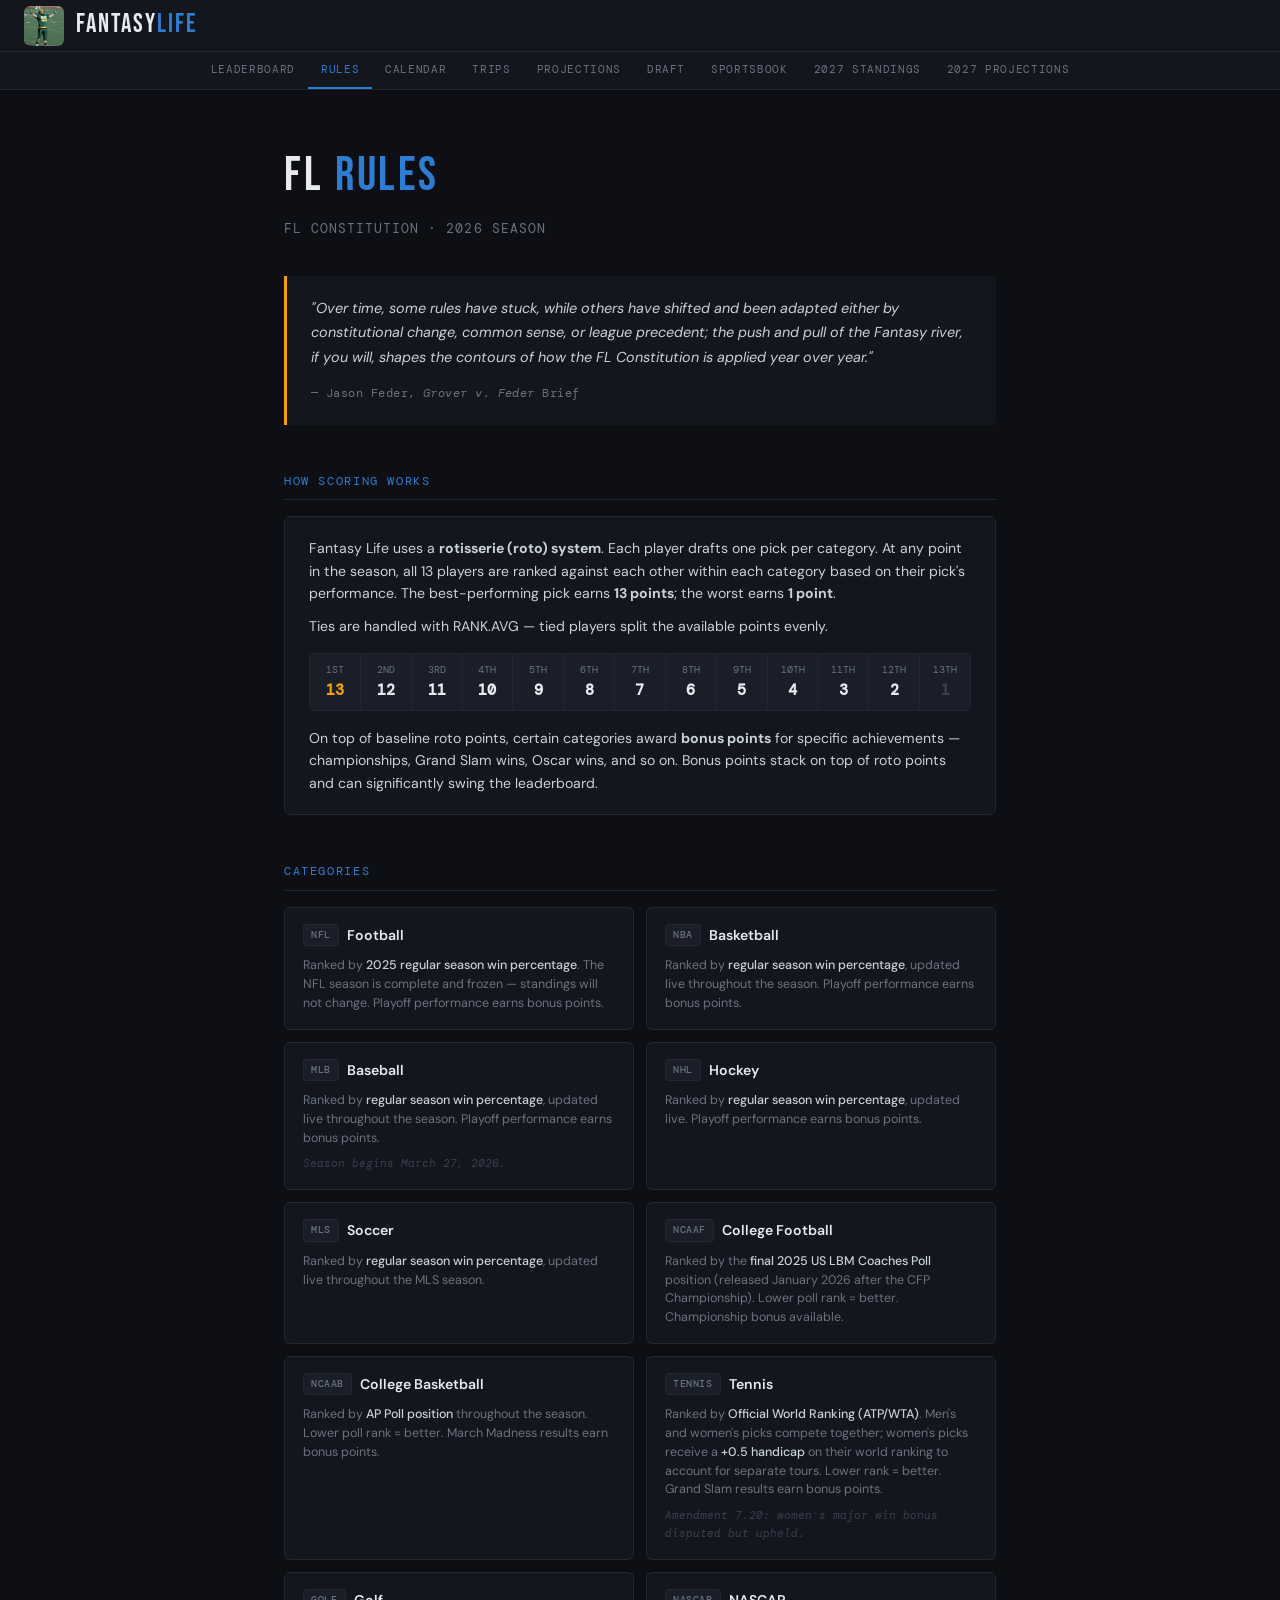
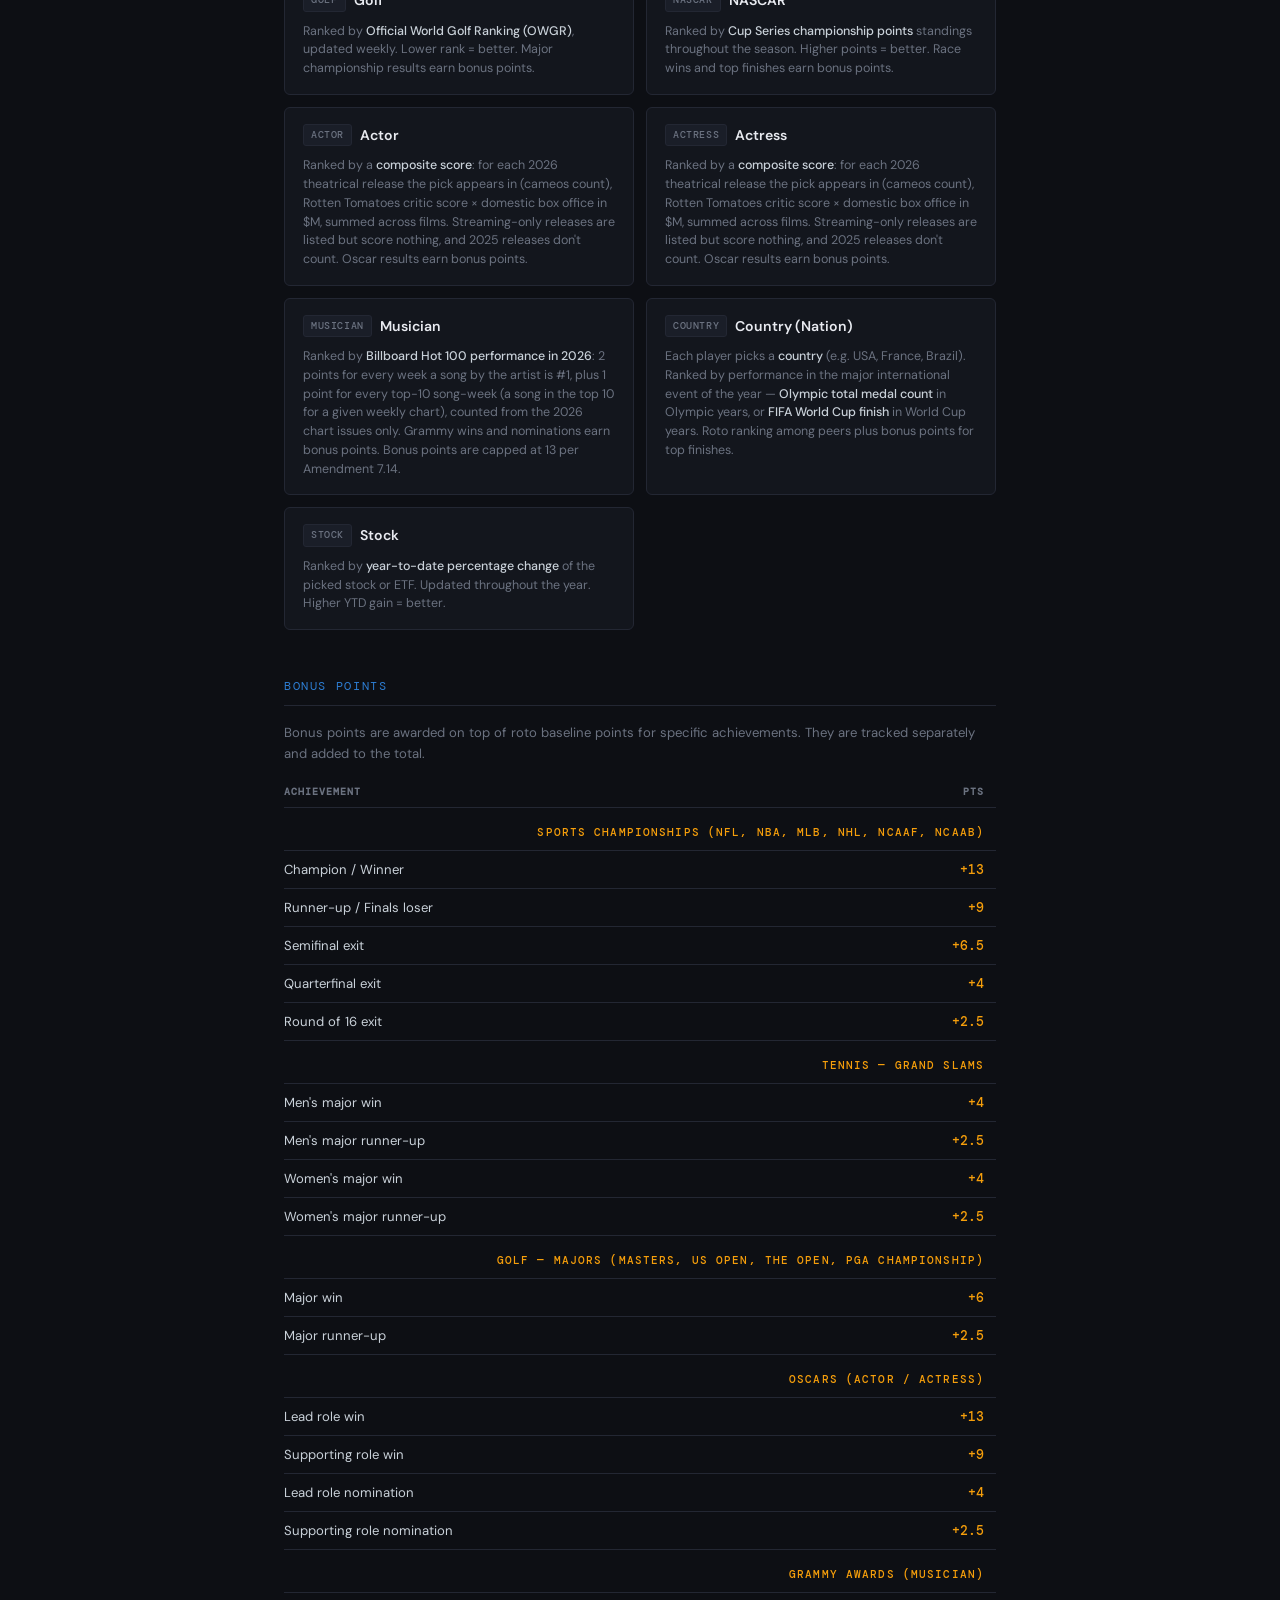
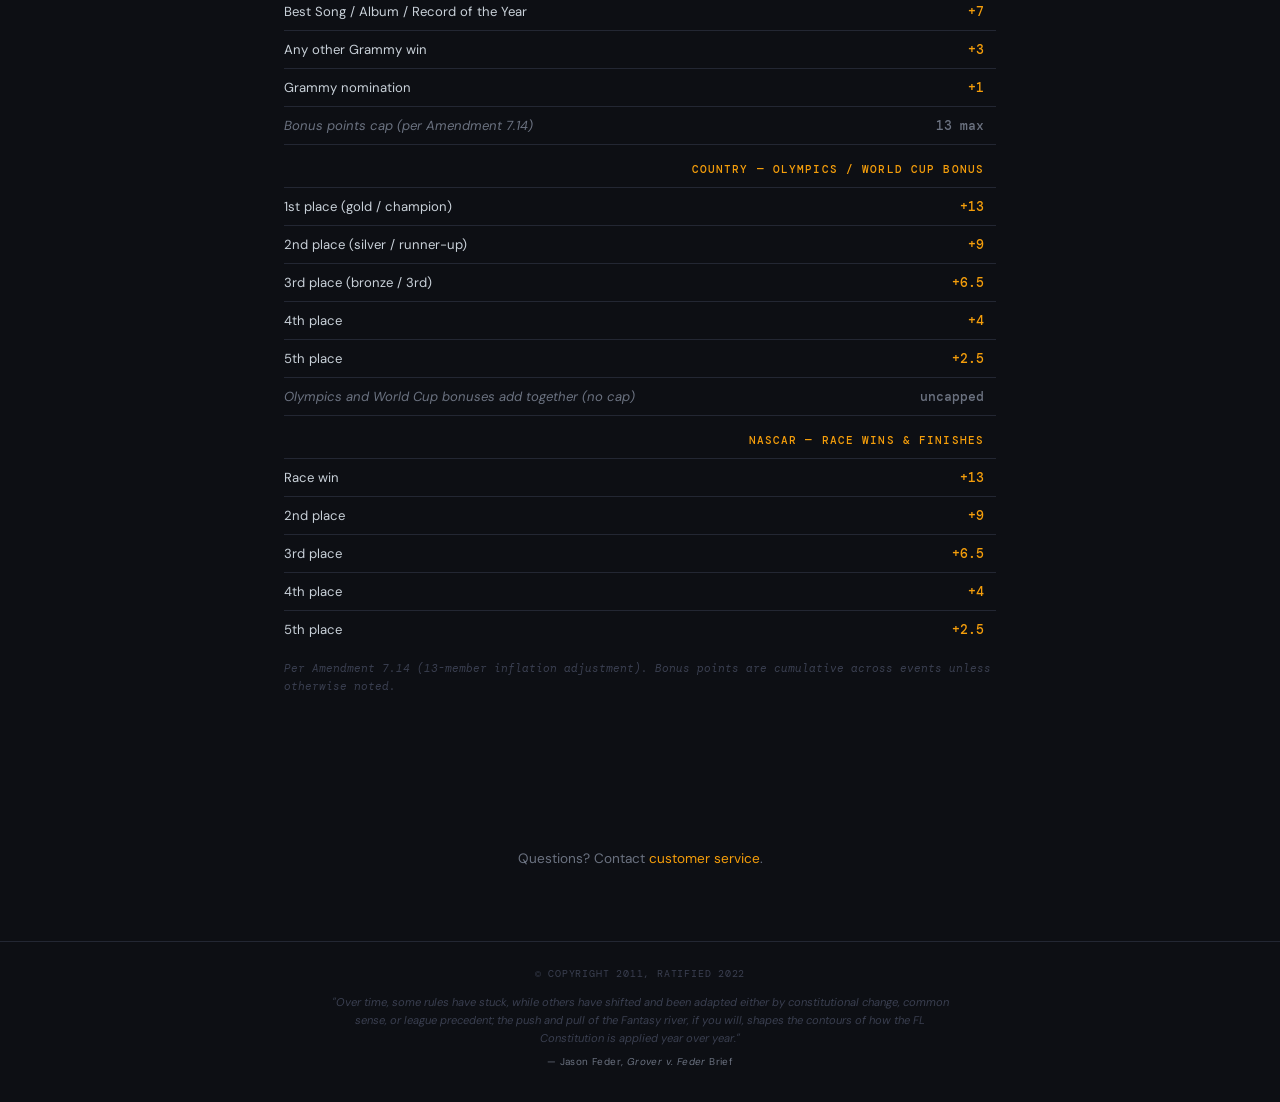
<file: docs/rules.html>
<!DOCTYPE html>
<html lang="en">
<head>
  <meta charset="UTF-8">
  <meta name="viewport" content="width=device-width, initial-scale=1.0">
  <title>Fantasy Life — Rules</title>
  <link rel="icon" type="image/png" href="favicon.png">
  <link rel="icon" href="favicon.ico" sizes="any">
  <link rel="apple-touch-icon" href="apple-touch-icon.png">
  <link rel="preconnect" href="https://fonts.googleapis.com">
  <link rel="preconnect" href="https://fonts.gstatic.com" crossorigin>
  <link href="https://fonts.googleapis.com/css2?family=Bebas+Neue&family=DM+Sans:wght@300;400;500;600&family=DM+Mono:wght@400;500&display=swap" rel="stylesheet">
  <link rel="stylesheet" href="./shared.css">
  <style>
    *, *::before, *::after { box-sizing: border-box; margin: 0; padding: 0; }

    :root {
      --bg:       #0d0f14;
      --surface:  #13161d;
      --surface2: #1a1e28;
      --border:   #232733;
      --text:     #e8eaf0;
      --muted:    #6b7280;
      --dim:      #3a3f50;
      --accent:   #f59e0b;
      --blue:     #2d7dd2;
      --gold:     #f59e0b;
    }

    body {
      background: var(--bg);
      color: var(--text);
      font-family: 'DM Sans', sans-serif;
      line-height: 1.6;
      min-height: 100vh;
    }

    /* ── HEADER ── */
    header {
      background: var(--surface);
      border-bottom: 1px solid var(--border);
      padding: 0 24px;
      height: 52px;
      display: flex;
      align-items: center;
      justify-content: space-between;
      position: sticky;
      top: 0;
      z-index: 100;
    }
    .logo {
      font-family: 'Bebas Neue', sans-serif;
      font-size: 1.6rem;
      letter-spacing: 0.08em;
      color: var(--text);
      text-decoration: none;
    }
    .logo span { color: var(--blue); }
    .header-logo-img {
      width: 40px;
      height: 40px;
      border-radius: 6px;
      overflow: hidden;
      flex-shrink: 0;
      background-size: cover;
      background-position: center top;
      background-image: url('./todd.jpg');
      display: block;
    }
    .nav-link {
      font-family: 'DM Mono', monospace;
      font-size: 0.68rem;
      color: var(--muted);
      text-decoration: none;
      letter-spacing: 0.06em;
      text-transform: uppercase;
    }
    .nav-link:hover { color: var(--text); }
    .nav-link.active { color: var(--blue); }

    /* ── PAGE ── */
    .page {
      max-width: 760px;
      margin: 0 auto;
      padding: 48px 24px 80px;
    }

    .page-title {
      font-family: 'Bebas Neue', sans-serif;
      font-size: clamp(2rem, 5vw, 3rem);
      letter-spacing: 0.06em;
      margin-bottom: 4px;
    }
    .page-title span { color: var(--blue); }
    .page-subtitle {
      font-size: 0.8rem;
      color: var(--muted);
      font-family: 'DM Mono', monospace;
      text-transform: uppercase;
      letter-spacing: 0.08em;
      margin-bottom: 36px;
    }

    /* ── INTRO QUOTE ── */
    .intro-quote {
      background: var(--surface);
      border-left: 3px solid var(--accent);
      border-radius: 0 6px 6px 0;
      padding: 20px 24px;
      margin-bottom: 48px;
    }
    .intro-quote p {
      font-size: 0.9rem;
      color: #c9d1d9;
      font-style: italic;
      line-height: 1.7;
      margin-bottom: 10px;
    }
    .intro-quote cite {
      font-style: normal;
      font-size: 0.72rem;
      color: var(--muted);
      font-family: 'DM Mono', monospace;
      letter-spacing: 0.04em;
    }

    /* ── SECTION ── */
    .section {
      margin-bottom: 48px;
    }
    .section-title {
      font-size: 0.72rem;
      font-family: 'DM Mono', monospace;
      text-transform: uppercase;
      letter-spacing: 0.14em;
      color: var(--blue);
      margin-bottom: 16px;
      padding-bottom: 8px;
      border-bottom: 1px solid var(--border);
    }

    /* ── HOW IT WORKS ── */
    .roto-explainer {
      background: var(--surface);
      border: 1px solid var(--border);
      border-radius: 6px;
      padding: 20px 24px;
      margin-bottom: 20px;
    }
    .roto-explainer p {
      font-size: 0.88rem;
      color: #c9d1d9;
      margin-bottom: 10px;
    }
    .roto-explainer p:last-child { margin-bottom: 0; }
    .roto-scale {
      display: flex;
      gap: 0;
      margin: 16px 0;
      border-radius: 4px;
      overflow: hidden;
      border: 1px solid var(--border);
    }
    .roto-scale-item {
      flex: 1;
      text-align: center;
      padding: 8px 4px;
      background: var(--surface2);
      border-right: 1px solid var(--border);
      font-family: 'DM Mono', monospace;
    }
    .roto-scale-item:last-child { border-right: none; }
    .roto-scale-item .rank { font-size: 0.6rem; color: var(--muted); text-transform: uppercase; }
    .roto-scale-item .pts { font-size: 0.95rem; font-weight: 600; color: var(--text); }
    .roto-scale-item.best .pts { color: var(--gold); }
    .roto-scale-item.worst .pts { color: var(--dim); }

    /* ── CATEGORY CARDS ── */
    .cat-grid {
      display: grid;
      grid-template-columns: 1fr 1fr;
      gap: 12px;
    }
    @media (max-width: 560px) { .cat-grid { grid-template-columns: 1fr; } }

    .cat-card {
      background: var(--surface);
      border: 1px solid var(--border);
      border-radius: 6px;
      padding: 16px 18px;
    }
    .cat-card-header {
      display: flex;
      align-items: center;
      gap: 8px;
      margin-bottom: 10px;
    }
    .cat-tag {
      font-family: 'DM Mono', monospace;
      font-size: 0.65rem;
      font-weight: 500;
      background: var(--surface2);
      border: 1px solid var(--border);
      border-radius: 3px;
      padding: 2px 7px;
      color: var(--muted);
      text-transform: uppercase;
      letter-spacing: 0.06em;
    }
    .cat-name {
      font-size: 0.88rem;
      font-weight: 600;
      color: var(--text);
    }
    .cat-desc {
      font-size: 0.78rem;
      color: var(--muted);
      line-height: 1.5;
    }
    .cat-desc strong { color: #c9d1d9; font-weight: 500; }
    .cat-note {
      margin-top: 8px;
      font-size: 0.7rem;
      color: var(--dim);
      font-family: 'DM Mono', monospace;
      font-style: italic;
    }

    /* ── BONUS TABLE ── */
    .bonus-table {
      width: 100%;
      border-collapse: collapse;
      font-size: 0.82rem;
    }
    .bonus-table th {
      text-align: left;
      font-family: 'DM Mono', monospace;
      font-size: 0.62rem;
      text-transform: uppercase;
      letter-spacing: 0.1em;
      color: var(--muted);
      padding: 0 12px 8px 0;
      border-bottom: 1px solid var(--border);
    }
    .bonus-table td {
      padding: 8px 12px 8px 0;
      color: #c9d1d9;
      border-bottom: 1px solid var(--border);
      vertical-align: top;
    }
    .bonus-table tr:last-child td { border-bottom: none; }
    .bonus-table td:last-child { text-align: right; font-family: 'DM Mono', monospace; color: var(--gold); font-weight: 500; }
    .bonus-table .section-row td {
      padding-top: 16px;
      font-size: 0.7rem;
      font-family: 'DM Mono', monospace;
      text-transform: uppercase;
      letter-spacing: 0.1em;
      color: var(--accent);
      border-bottom: 1px solid var(--border);
    }
    .bonus-note {
      font-size: 0.7rem;
      color: var(--dim);
      font-family: 'DM Mono', monospace;
      margin-top: 12px;
      font-style: italic;
    }

    /* ── FOOTER ── */
    .site-footer {
      margin-top: 48px;
      padding: 24px 16px 32px;
      border-top: 1px solid var(--border);
      text-align: center;
    }
    .site-footer-copy {
      font-family: 'DM Mono', monospace;
      font-size: 0.62rem;
      color: var(--dim);
      letter-spacing: 0.08em;
      text-transform: uppercase;
      margin-bottom: 12px;
    }
    .site-footer-quote {
      font-family: 'DM Sans', sans-serif;
      font-size: 0.7rem;
      color: var(--dim);
      max-width: 620px;
      margin: 0 auto;
      line-height: 1.6;
      font-style: italic;
    }
    .site-footer-quote cite {
      display: block;
      margin-top: 6px;
      font-style: normal;
      font-size: 0.62rem;
      color: var(--muted);
      letter-spacing: 0.04em;
    }

    /* ─── SITE NAV BAR ─── */
    /* .site-nav styles: shared.css */
  </style>
</head>
<body>

<header>
  <div style="display:flex;align-items:center;gap:12px;">
    <a href="./index.html" class="header-logo-img"></a>
    <a href="./index.html" class="logo" style="text-decoration:none;">Fantasy<span>Life</span></a>
  </div>
</header>
<nav class="site-nav">
  <a href="./index.html" class="nav-link">Leaderboard</a>
  <a href="./rules.html" class="nav-link active">Rules</a>
  <a href="./calendar.html" class="nav-link">Calendar</a>
  <a href="./trips.html" class="nav-link">Trips</a>
  <a href="./projections.html" class="nav-link">Projections</a>
  <a href="./draft.html" class="nav-link">Draft</a>
  <a href="./sportsbook.html" class="nav-link">Sportsbook</a>
  <a href="./index.html?season=2027" class="nav-link" id="nav-standings-2027">2027 Standings</a>
  <a href="./projections.html?season=2027" class="nav-link" id="nav-proj-2027">2027 Projections</a>
</nav>

<div class="page">

  <div class="page-title">FL <span>Rules</span></div>
  <div class="page-subtitle">FL Constitution · 2026 Season</div>

  <!-- INTRO QUOTE -->
  <div class="intro-quote">
    <p>"Over time, some rules have stuck, while others have shifted and been adapted either by constitutional change, common sense, or league precedent; the push and pull of the Fantasy river, if you will, shapes the contours of how the FL Constitution is applied year over year."</p>
    <cite>— Jason Feder, <em>Grover v. Feder</em> Brief</cite>
  </div>

  <!-- HOW SCORING WORKS -->
  <div class="section">
    <div class="section-title">How Scoring Works</div>
    <div class="roto-explainer">
      <p>Fantasy Life uses a <strong>rotisserie (roto) system</strong>. Each player drafts one pick per category. At any point in the season, all 13 players are ranked against each other within each category based on their pick's performance. The best-performing pick earns <strong>13 points</strong>; the worst earns <strong>1 point</strong>.</p>
      <p>Ties are handled with RANK.AVG — tied players split the available points evenly.</p>
      <div class="roto-scale">
        <div class="roto-scale-item best"><div class="rank">1st</div><div class="pts">13</div></div>
        <div class="roto-scale-item"><div class="rank">2nd</div><div class="pts">12</div></div>
        <div class="roto-scale-item"><div class="rank">3rd</div><div class="pts">11</div></div>
        <div class="roto-scale-item"><div class="rank">4th</div><div class="pts">10</div></div>
        <div class="roto-scale-item"><div class="rank">5th</div><div class="pts">9</div></div>
        <div class="roto-scale-item"><div class="rank">6th</div><div class="pts">8</div></div>
        <div class="roto-scale-item"><div class="rank">7th</div><div class="pts">7</div></div>
        <div class="roto-scale-item"><div class="rank">8th</div><div class="pts">6</div></div>
        <div class="roto-scale-item"><div class="rank">9th</div><div class="pts">5</div></div>
        <div class="roto-scale-item"><div class="rank">10th</div><div class="pts">4</div></div>
        <div class="roto-scale-item"><div class="rank">11th</div><div class="pts">3</div></div>
        <div class="roto-scale-item"><div class="rank">12th</div><div class="pts">2</div></div>
        <div class="roto-scale-item worst"><div class="rank">13th</div><div class="pts">1</div></div>
      </div>
      <p>On top of baseline roto points, certain categories award <strong>bonus points</strong> for specific achievements — championships, Grand Slam wins, Oscar wins, and so on. Bonus points stack on top of roto points and can significantly swing the leaderboard.</p>
    </div>
  </div>

  <!-- CATEGORIES -->
  <div class="section">
    <div class="section-title">Categories</div>
    <div class="cat-grid">

      <div class="cat-card">
        <div class="cat-card-header">
          <div class="cat-tag">NFL</div>
          <div class="cat-name">Football</div>
        </div>
        <div class="cat-desc">Ranked by <strong>2025 regular season win percentage</strong>. The NFL season is complete and frozen — standings will not change. Playoff performance earns bonus points.</div>
      </div>

      <div class="cat-card">
        <div class="cat-card-header">
          <div class="cat-tag">NBA</div>
          <div class="cat-name">Basketball</div>
        </div>
        <div class="cat-desc">Ranked by <strong>regular season win percentage</strong>, updated live throughout the season. Playoff performance earns bonus points.</div>
      </div>

      <div class="cat-card">
        <div class="cat-card-header">
          <div class="cat-tag">MLB</div>
          <div class="cat-name">Baseball</div>
        </div>
        <div class="cat-desc">Ranked by <strong>regular season win percentage</strong>, updated live throughout the season. Playoff performance earns bonus points.</div>
        <div class="cat-note">Season begins March 27, 2026.</div>
      </div>

      <div class="cat-card">
        <div class="cat-card-header">
          <div class="cat-tag">NHL</div>
          <div class="cat-name">Hockey</div>
        </div>
        <div class="cat-desc">Ranked by <strong>regular season win percentage</strong>, updated live. Playoff performance earns bonus points.</div>
      </div>

      <div class="cat-card">
        <div class="cat-card-header">
          <div class="cat-tag">MLS</div>
          <div class="cat-name">Soccer</div>
        </div>
        <div class="cat-desc">Ranked by <strong>regular season win percentage</strong>, updated live throughout the MLS season.</div>
      </div>

      <div class="cat-card">
        <div class="cat-card-header">
          <div class="cat-tag">NCAAF</div>
          <div class="cat-name">College Football</div>
        </div>
        <div class="cat-desc">Ranked by the <strong>final 2025 US LBM Coaches Poll</strong> position (released January 2026 after the CFP Championship). Lower poll rank = better. Championship bonus available.</div>
      </div>

      <div class="cat-card">
        <div class="cat-card-header">
          <div class="cat-tag">NCAAB</div>
          <div class="cat-name">College Basketball</div>
        </div>
        <div class="cat-desc">Ranked by <strong>AP Poll position</strong> throughout the season. Lower poll rank = better. March Madness results earn bonus points.</div>
      </div>

      <div class="cat-card">
        <div class="cat-card-header">
          <div class="cat-tag">Tennis</div>
          <div class="cat-name">Tennis</div>
        </div>
        <div class="cat-desc">Ranked by <strong>Official World Ranking (ATP/WTA)</strong>. Men's and women's picks compete together; women's picks receive a <strong>+0.5 handicap</strong> on their world ranking to account for separate tours. Lower rank = better. Grand Slam results earn bonus points.</div>
        <div class="cat-note">Amendment 7.20: women's major win bonus disputed but upheld.</div>
      </div>

      <div class="cat-card">
        <div class="cat-card-header">
          <div class="cat-tag">Golf</div>
          <div class="cat-name">Golf</div>
        </div>
        <div class="cat-desc">Ranked by <strong>Official World Golf Ranking (OWGR)</strong>, updated weekly. Lower rank = better. Major championship results earn bonus points.</div>
      </div>

      <div class="cat-card">
        <div class="cat-card-header">
          <div class="cat-tag">NASCAR</div>
          <div class="cat-name">NASCAR</div>
        </div>
        <div class="cat-desc">Ranked by <strong>Cup Series championship points</strong> standings throughout the season. Higher points = better. Race wins and top finishes earn bonus points.</div>
      </div>

      <div class="cat-card">
        <div class="cat-card-header">
          <div class="cat-tag">Actor</div>
          <div class="cat-name">Actor</div>
        </div>
        <div class="cat-desc">Ranked by a <strong>composite score</strong>: for each 2026 theatrical release the pick appears in (cameos count), Rotten Tomatoes critic score &times; domestic box office in $M, summed across films. Streaming-only releases are listed but score nothing, and 2025 releases don't count. Oscar results earn bonus points.</div>
      </div>

      <div class="cat-card">
        <div class="cat-card-header">
          <div class="cat-tag">Actress</div>
          <div class="cat-name">Actress</div>
        </div>
        <div class="cat-desc">Ranked by a <strong>composite score</strong>: for each 2026 theatrical release the pick appears in (cameos count), Rotten Tomatoes critic score &times; domestic box office in $M, summed across films. Streaming-only releases are listed but score nothing, and 2025 releases don't count. Oscar results earn bonus points.</div>
      </div>

      <div class="cat-card">
        <div class="cat-card-header">
          <div class="cat-tag">Musician</div>
          <div class="cat-name">Musician</div>
        </div>
        <div class="cat-desc">Ranked by <strong>Billboard Hot 100 performance in 2026</strong>: 2 points for every week a song by the artist is #1, plus 1 point for every top-10 song-week (a song in the top 10 for a given weekly chart), counted from the 2026 chart issues only. Grammy wins and nominations earn bonus points. Bonus points are capped at 13 per Amendment 7.14.</div>
      </div>

      <div class="cat-card">
        <div class="cat-card-header">
          <div class="cat-tag">Country</div>
          <div class="cat-name">Country (Nation)</div>
        </div>
        <div class="cat-desc">Each player picks a <strong>country</strong> (e.g. USA, France, Brazil). Ranked by performance in the major international event of the year — <strong>Olympic total medal count</strong> in Olympic years, or <strong>FIFA World Cup finish</strong> in World Cup years. Roto ranking among peers plus bonus points for top finishes.</div>
      </div>

      <div class="cat-card">
        <div class="cat-card-header">
          <div class="cat-tag">Stock</div>
          <div class="cat-name">Stock</div>
        </div>
        <div class="cat-desc">Ranked by <strong>year-to-date percentage change</strong> of the picked stock or ETF. Updated throughout the year. Higher YTD gain = better.</div>
      </div>

    </div>
  </div>

  <!-- BONUS POINTS -->
  <div class="section">
    <div class="section-title">Bonus Points</div>
    <p style="font-size:0.82rem;color:var(--muted);margin-bottom:20px;">Bonus points are awarded on top of roto baseline points for specific achievements. They are tracked separately and added to the total.</p>
    <table class="bonus-table">
      <thead>
        <tr>
          <th>Achievement</th>
          <th style="text-align:right">Pts</th>
        </tr>
      </thead>
      <tbody>
        <tr class="section-row"><td colspan="2">Sports Championships (NFL, NBA, MLB, NHL, NCAAF, NCAAB)</td></tr>
        <tr><td>Champion / Winner</td><td>+13</td></tr>
        <tr><td>Runner-up / Finals loser</td><td>+9</td></tr>
        <tr><td>Semifinal exit</td><td>+6.5</td></tr>
        <tr><td>Quarterfinal exit</td><td>+4</td></tr>
        <tr><td>Round of 16 exit</td><td>+2.5</td></tr>

        <tr class="section-row"><td colspan="2">Tennis — Grand Slams</td></tr>
        <tr><td>Men's major win</td><td>+4</td></tr>
        <tr><td>Men's major runner-up</td><td>+2.5</td></tr>
        <tr><td>Women's major win</td><td>+4</td></tr>
        <tr><td>Women's major runner-up</td><td>+2.5</td></tr>

        <tr class="section-row"><td colspan="2">Golf — Majors (Masters, US Open, The Open, PGA Championship)</td></tr>
        <tr><td>Major win</td><td>+6</td></tr>
        <tr><td>Major runner-up</td><td>+2.5</td></tr>

        <tr class="section-row"><td colspan="2">Oscars (Actor / Actress)</td></tr>
        <tr><td>Lead role win</td><td>+13</td></tr>
        <tr><td>Supporting role win</td><td>+9</td></tr>
        <tr><td>Lead role nomination</td><td>+4</td></tr>
        <tr><td>Supporting role nomination</td><td>+2.5</td></tr>

        <tr class="section-row"><td colspan="2">Grammy Awards (Musician)</td></tr>
        <tr><td>Best Song / Album / Record of the Year</td><td>+7</td></tr>
        <tr><td>Any other Grammy win</td><td>+3</td></tr>
        <tr><td>Grammy nomination</td><td>+1</td></tr>
        <tr><td style="color:var(--muted);font-style:italic">Bonus points cap (per Amendment 7.14)</td><td style="color:var(--muted)">13 max</td></tr>

        <tr class="section-row"><td colspan="2">Country — Olympics / World Cup Bonus</td></tr>
        <tr><td>1st place (gold / champion)</td><td>+13</td></tr>
        <tr><td>2nd place (silver / runner-up)</td><td>+9</td></tr>
        <tr><td>3rd place (bronze / 3rd)</td><td>+6.5</td></tr>
        <tr><td>4th place</td><td>+4</td></tr>
        <tr><td>5th place</td><td>+2.5</td></tr>
        <tr><td style="color:var(--muted);font-style:italic">Olympics and World Cup bonuses add together (no cap)</td><td style="color:var(--muted)">uncapped</td></tr>

        <tr class="section-row"><td colspan="2">NASCAR — Race Wins & Finishes</td></tr>
        <tr><td>Race win</td><td>+13</td></tr>
        <tr><td>2nd place</td><td>+9</td></tr>
        <tr><td>3rd place</td><td>+6.5</td></tr>
        <tr><td>4th place</td><td>+4</td></tr>
        <tr><td>5th place</td><td>+2.5</td></tr>
      </tbody>
    </table>
    <div class="bonus-note">Per Amendment 7.14 (13-member inflation adjustment). Bonus points are cumulative across events unless otherwise noted.</div>
  </div>

</div>

<div style="text-align:center; padding: 1.5rem 1rem; color: var(--muted); font-size: 0.85rem;">
  Questions? Contact <a href="mailto:tgrover8@gmail.com" style="color: var(--accent); text-decoration: none;">customer service</a>.
</div>

<footer class="site-footer">
  <div class="site-footer-copy">© Copyright 2011, Ratified 2022</div>
  <div class="site-footer-quote">
    "Over time, some rules have stuck, while others have shifted and been adapted either by constitutional change, common sense, or league precedent; the push and pull of the Fantasy river, if you will, shapes the contours of how the FL Constitution is applied year over year."
    <cite>— Jason Feder, <em>Grover v. Feder</em> Brief</cite>
  </div>
</footer>

</body>
</html>
</file>
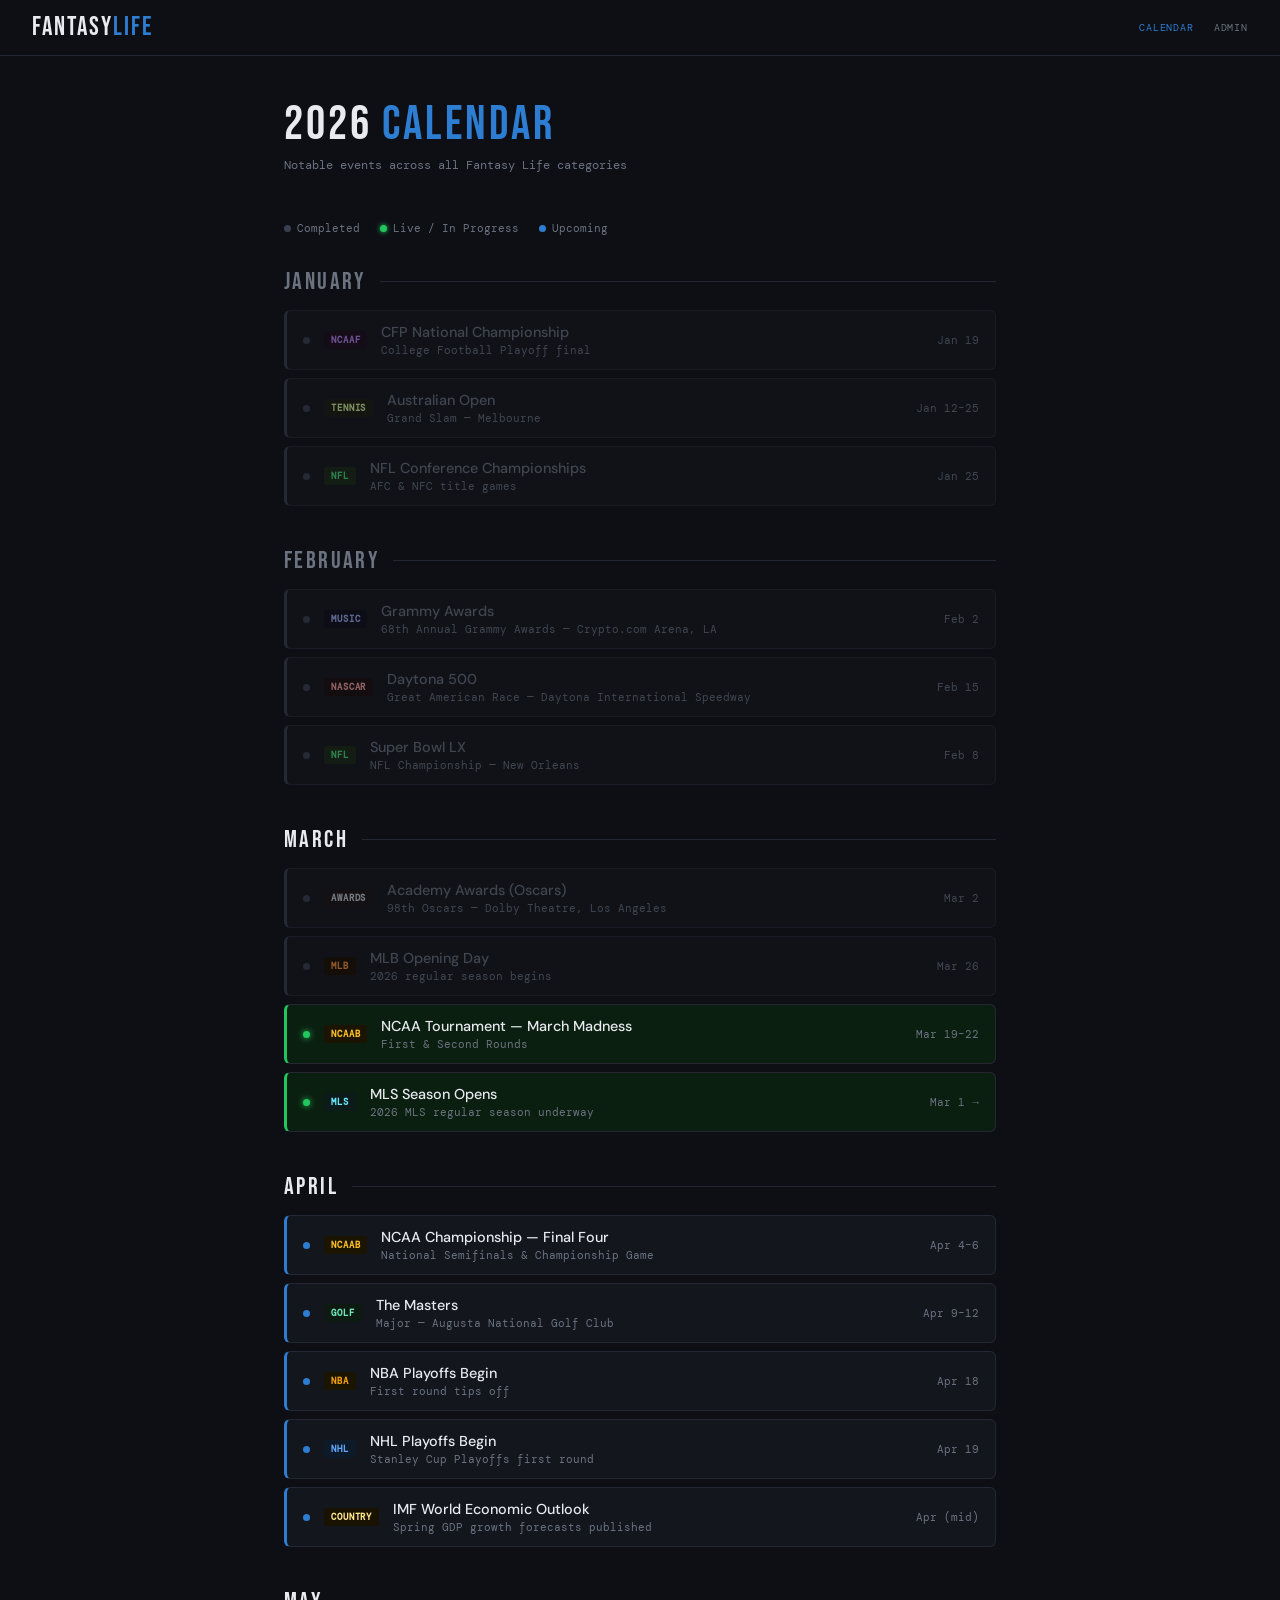
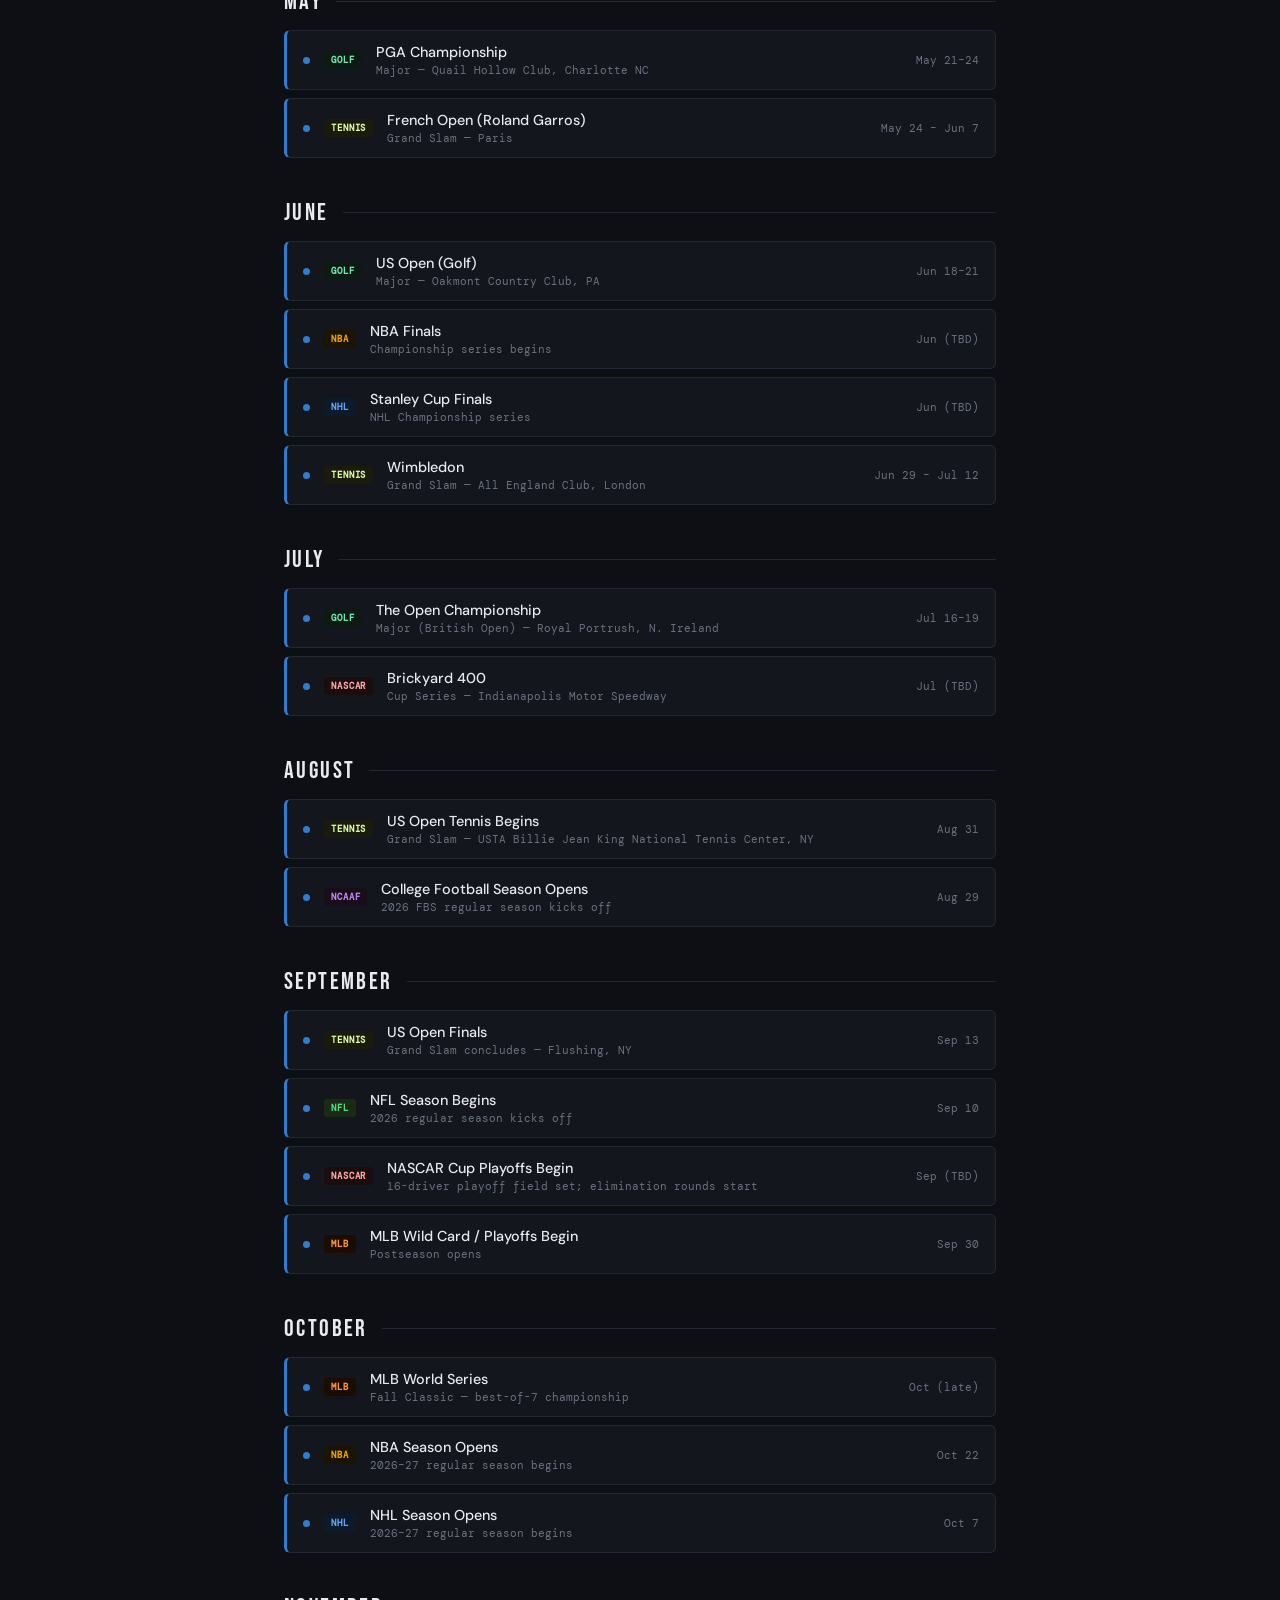
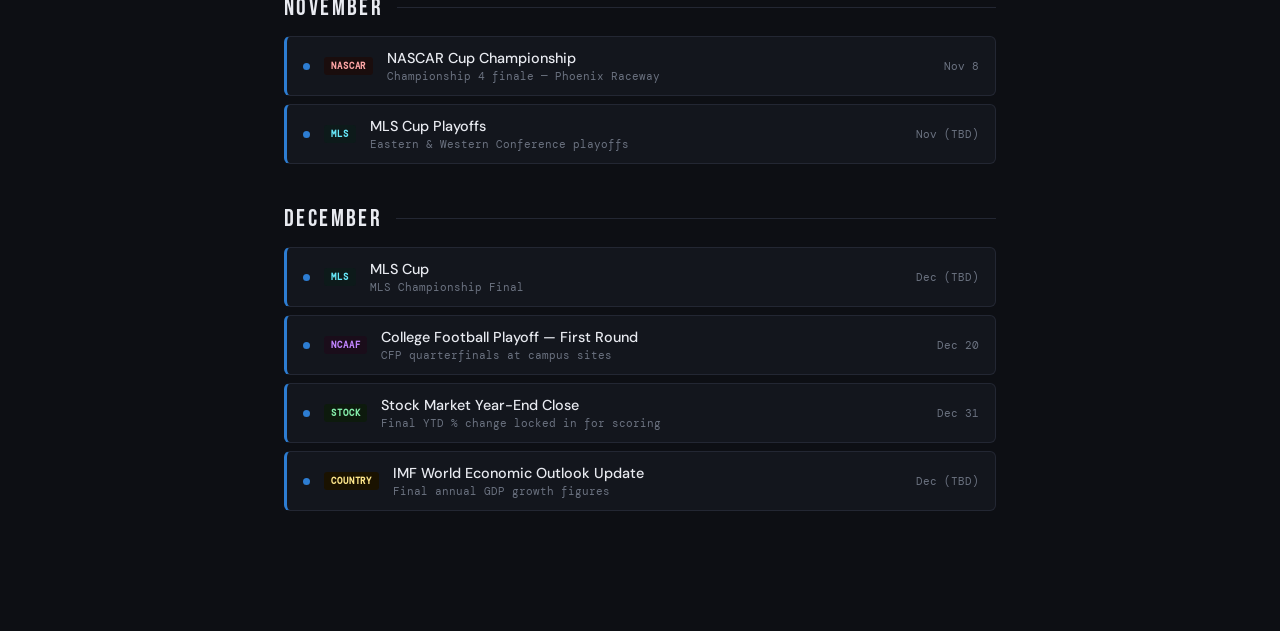
<file: templates/calendar.html>
<!DOCTYPE html>
<html lang="en">
<head>
  <meta charset="UTF-8" />
  <meta name="viewport" content="width=device-width, initial-scale=1.0" />
  <title>Fantasy Life 2026 — Calendar</title>
  <link href="https://fonts.googleapis.com/css2?family=Bebas+Neue&family=DM+Sans:wght@300;400;500;600&family=DM+Mono:wght@400;500&display=swap" rel="stylesheet" />
  <style>
    :root {
      --bg: #0d0f14;
      --surface: #13161d;
      --surface2: #1a1e28;
      --border: #232733;
      --blue: #2d7dd2;
      --blue-dim: #1a4a82;
      --text: #e8eaf0;
      --muted: #6b7280;
      --dim: #3a3f50;
      --green: #22c55e;
      --red: #ef4444;
      --gold: #f59e0b;
    }

    * { margin: 0; padding: 0; box-sizing: border-box; }

    body {
      font-family: 'DM Sans', sans-serif;
      background: var(--bg);
      color: var(--text);
      min-height: 100vh;
    }

    header {
      border-bottom: 1px solid var(--border);
      padding: 0 32px;
      display: flex;
      align-items: center;
      justify-content: space-between;
      height: 56px;
      position: sticky;
      top: 0;
      background: var(--bg);
      z-index: 100;
    }

    .logo {
      font-family: 'Bebas Neue', sans-serif;
      font-size: 1.6rem;
      letter-spacing: 0.08em;
      color: var(--text);
      text-decoration: none;
    }
    .logo span { color: var(--blue); }

    .header-links {
      display: flex;
      align-items: center;
      gap: 20px;
    }

    .nav-link {
      color: var(--muted);
      text-decoration: none;
      font-size: 0.65rem;
      font-family: 'DM Mono', monospace;
      letter-spacing: 0.08em;
      transition: color 0.15s;
    }
    .nav-link:hover { color: var(--text); }
    .nav-link.active { color: var(--blue); }

    .page {
      max-width: 760px;
      margin: 0 auto;
      padding: 40px 24px 80px;
    }

    .page-title {
      font-family: 'Bebas Neue', sans-serif;
      font-size: clamp(2rem, 5vw, 3rem);
      letter-spacing: 0.06em;
      margin-bottom: 4px;
    }
    .page-title span { color: var(--blue); }

    .page-subtitle {
      font-size: 0.78rem;
      color: var(--muted);
      margin-bottom: 48px;
      font-family: 'DM Mono', monospace;
    }

    /* Month section */
    .month-section {
      margin-bottom: 40px;
    }

    .month-header {
      display: flex;
      align-items: center;
      gap: 14px;
      margin-bottom: 14px;
    }

    .month-name {
      font-family: 'Bebas Neue', sans-serif;
      font-size: 1.5rem;
      letter-spacing: 0.1em;
      color: var(--text);
    }

    .month-line {
      flex: 1;
      height: 1px;
      background: var(--border);
    }

    .month-past .month-name { color: var(--muted); }

    /* Event card */
    .events-list {
      display: flex;
      flex-direction: column;
      gap: 8px;
    }

    .event-card {
      display: flex;
      align-items: center;
      gap: 14px;
      padding: 12px 16px;
      background: var(--surface);
      border: 1px solid var(--border);
      border-radius: 6px;
      border-left: 3px solid var(--border);
      transition: border-color 0.15s;
    }

    .event-card.status-past {
      opacity: 0.55;
      border-left-color: var(--dim);
    }

    .event-card.status-live {
      border-left-color: var(--green);
      background: #0b1f10;
    }

    .event-card.status-upcoming {
      border-left-color: var(--blue);
    }

    .event-cat-badge {
      font-size: 0.55rem;
      font-family: 'DM Mono', monospace;
      font-weight: 600;
      text-transform: uppercase;
      letter-spacing: 0.1em;
      padding: 3px 7px;
      border-radius: 3px;
      white-space: nowrap;
      flex-shrink: 0;
    }

    /* Category badge colors */
    .cat-nfl      { background: #1a2a14; color: #4ade80; }
    .cat-nba      { background: #1a1400; color: #f59e0b; }
    .cat-mlb      { background: #1a0d00; color: #fb923c; }
    .cat-nhl      { background: #0d1a2a; color: #60a5fa; }
    .cat-ncaaf    { background: #1a0d1a; color: #c084fc; }
    .cat-ncaab    { background: #1a1400; color: #fbbf24; }
    .cat-tennis   { background: #1a1a0d; color: #d9f99d; }
    .cat-golf     { background: #0d1a12; color: #6ee7b7; }
    .cat-nascar   { background: #1a0d0d; color: #fca5a5; }
    .cat-mls      { background: #0d1a1a; color: #67e8f9; }
    .cat-actor    { background: #1a0d1a; color: #e879f9; }
    .cat-actress  { background: #1a0d1a; color: #f0abfc; }
    .cat-musician { background: #0d0d1a; color: #a5b4fc; }
    .cat-stock    { background: #0d1a0d; color: #86efac; }
    .cat-country  { background: #1a1200; color: #fde68a; }
    .cat-multi    { background: #1a1414; color: #d1d5db; }

    .event-info {
      flex: 1;
      min-width: 0;
    }

    .event-name {
      font-size: 0.9rem;
      font-weight: 500;
      color: var(--text);
      white-space: nowrap;
      overflow: hidden;
      text-overflow: ellipsis;
    }

    .event-card.status-past .event-name { color: var(--muted); }

    .event-detail {
      font-size: 0.7rem;
      color: var(--muted);
      margin-top: 2px;
      font-family: 'DM Mono', monospace;
    }

    .event-date {
      font-family: 'DM Mono', monospace;
      font-size: 0.7rem;
      color: var(--muted);
      white-space: nowrap;
      flex-shrink: 0;
    }

    .status-dot {
      width: 7px;
      height: 7px;
      border-radius: 50%;
      flex-shrink: 0;
    }
    .status-past .status-dot    { background: var(--dim); }
    .status-live .status-dot    { background: var(--green); box-shadow: 0 0 6px var(--green); animation: pulse 1.5s ease-in-out infinite; }
    .status-upcoming .status-dot { background: var(--blue); }

    @keyframes pulse {
      0%, 100% { opacity: 1; }
      50% { opacity: 0.4; }
    }

    .legend {
      display: flex;
      gap: 20px;
      margin-bottom: 32px;
      flex-wrap: wrap;
    }

    .legend-item {
      display: flex;
      align-items: center;
      gap: 6px;
      font-size: 0.68rem;
      color: var(--muted);
      font-family: 'DM Mono', monospace;
    }

    .legend-dot {
      width: 7px;
      height: 7px;
      border-radius: 50%;
    }

    @media (max-width: 600px) {
      header { padding: 0 12px; }
      .page { padding: 24px 12px 60px; }
      .event-card { gap: 10px; padding: 10px 12px; }
      .event-cat-badge { display: none; }
      .event-name { font-size: 0.82rem; white-space: normal; }
    }
  </style>
</head>
<body>

<header>
  <a href="/" class="logo">Fantasy<span>Life</span></a>
  <div class="header-links">
    <a href="/calendar" class="nav-link active">CALENDAR</a>
    <a href="/admin" class="nav-link">ADMIN</a>
  </div>
</header>

<div class="page">

  <div class="page-title">2026 <span>Calendar</span></div>
  <div class="page-subtitle">Notable events across all Fantasy Life categories</div>

  <div class="legend">
    <div class="legend-item"><div class="legend-dot" style="background:var(--dim)"></div>Completed</div>
    <div class="legend-item"><div class="legend-dot" style="background:var(--green);box-shadow:0 0 5px var(--green)"></div>Live / In Progress</div>
    <div class="legend-item"><div class="legend-dot" style="background:var(--blue)"></div>Upcoming</div>
  </div>

  <!-- ── JANUARY ── -->
  <div class="month-section month-past">
    <div class="month-header">
      <div class="month-name">January</div>
      <div class="month-line"></div>
    </div>
    <div class="events-list">
      <div class="event-card status-past">
        <div class="status-dot"></div>
        <div class="event-cat-badge cat-ncaaf">NCAAF</div>
        <div class="event-info">
          <div class="event-name">CFP National Championship</div>
          <div class="event-detail">College Football Playoff final</div>
        </div>
        <div class="event-date">Jan 19</div>
      </div>
      <div class="event-card status-past">
        <div class="status-dot"></div>
        <div class="event-cat-badge cat-tennis">Tennis</div>
        <div class="event-info">
          <div class="event-name">Australian Open</div>
          <div class="event-detail">Grand Slam — Melbourne</div>
        </div>
        <div class="event-date">Jan 12–25</div>
      </div>
      <div class="event-card status-past">
        <div class="status-dot"></div>
        <div class="event-cat-badge cat-nfl">NFL</div>
        <div class="event-info">
          <div class="event-name">NFL Conference Championships</div>
          <div class="event-detail">AFC & NFC title games</div>
        </div>
        <div class="event-date">Jan 25</div>
      </div>
    </div>
  </div>

  <!-- ── FEBRUARY ── -->
  <div class="month-section month-past">
    <div class="month-header">
      <div class="month-name">February</div>
      <div class="month-line"></div>
    </div>
    <div class="events-list">
      <div class="event-card status-past">
        <div class="status-dot"></div>
        <div class="event-cat-badge cat-musician">Music</div>
        <div class="event-info">
          <div class="event-name">Grammy Awards</div>
          <div class="event-detail">68th Annual Grammy Awards — Crypto.com Arena, LA</div>
        </div>
        <div class="event-date">Feb 2</div>
      </div>
      <div class="event-card status-past">
        <div class="status-dot"></div>
        <div class="event-cat-badge cat-nascar">NASCAR</div>
        <div class="event-info">
          <div class="event-name">Daytona 500</div>
          <div class="event-detail">Great American Race — Daytona International Speedway</div>
        </div>
        <div class="event-date">Feb 15</div>
      </div>
      <div class="event-card status-past">
        <div class="status-dot"></div>
        <div class="event-cat-badge cat-nfl">NFL</div>
        <div class="event-info">
          <div class="event-name">Super Bowl LX</div>
          <div class="event-detail">NFL Championship — New Orleans</div>
        </div>
        <div class="event-date">Feb 8</div>
      </div>
    </div>
  </div>

  <!-- ── MARCH ── -->
  <div class="month-section">
    <div class="month-header">
      <div class="month-name">March</div>
      <div class="month-line"></div>
    </div>
    <div class="events-list">
      <div class="event-card status-past">
        <div class="status-dot"></div>
        <div class="event-cat-badge cat-multi">Awards</div>
        <div class="event-info">
          <div class="event-name">Academy Awards (Oscars)</div>
          <div class="event-detail">98th Oscars — Dolby Theatre, Los Angeles</div>
        </div>
        <div class="event-date">Mar 2</div>
      </div>
      <div class="event-card status-past">
        <div class="status-dot"></div>
        <div class="event-cat-badge cat-mlb">MLB</div>
        <div class="event-info">
          <div class="event-name">MLB Opening Day</div>
          <div class="event-detail">2026 regular season begins</div>
        </div>
        <div class="event-date">Mar 26</div>
      </div>
      <div class="event-card status-live">
        <div class="status-dot"></div>
        <div class="event-cat-badge cat-ncaab">NCAAB</div>
        <div class="event-info">
          <div class="event-name">NCAA Tournament — March Madness</div>
          <div class="event-detail">First & Second Rounds</div>
        </div>
        <div class="event-date">Mar 19–22</div>
      </div>
      <div class="event-card status-live">
        <div class="status-dot"></div>
        <div class="event-cat-badge cat-mls">MLS</div>
        <div class="event-info">
          <div class="event-name">MLS Season Opens</div>
          <div class="event-detail">2026 MLS regular season underway</div>
        </div>
        <div class="event-date">Mar 1 →</div>
      </div>
    </div>
  </div>

  <!-- ── APRIL ── -->
  <div class="month-section">
    <div class="month-header">
      <div class="month-name">April</div>
      <div class="month-line"></div>
    </div>
    <div class="events-list">
      <div class="event-card status-upcoming">
        <div class="status-dot"></div>
        <div class="event-cat-badge cat-ncaab">NCAAB</div>
        <div class="event-info">
          <div class="event-name">NCAA Championship — Final Four</div>
          <div class="event-detail">National Semifinals &amp; Championship Game</div>
        </div>
        <div class="event-date">Apr 4–6</div>
      </div>
      <div class="event-card status-upcoming">
        <div class="status-dot"></div>
        <div class="event-cat-badge cat-golf">Golf</div>
        <div class="event-info">
          <div class="event-name">The Masters</div>
          <div class="event-detail">Major — Augusta National Golf Club</div>
        </div>
        <div class="event-date">Apr 9–12</div>
      </div>
      <div class="event-card status-upcoming">
        <div class="status-dot"></div>
        <div class="event-cat-badge cat-nba">NBA</div>
        <div class="event-info">
          <div class="event-name">NBA Playoffs Begin</div>
          <div class="event-detail">First round tips off</div>
        </div>
        <div class="event-date">Apr 18</div>
      </div>
      <div class="event-card status-upcoming">
        <div class="status-dot"></div>
        <div class="event-cat-badge cat-nhl">NHL</div>
        <div class="event-info">
          <div class="event-name">NHL Playoffs Begin</div>
          <div class="event-detail">Stanley Cup Playoffs first round</div>
        </div>
        <div class="event-date">Apr 19</div>
      </div>
      <div class="event-card status-upcoming">
        <div class="status-dot"></div>
        <div class="event-cat-badge cat-country">Country</div>
        <div class="event-info">
          <div class="event-name">IMF World Economic Outlook</div>
          <div class="event-detail">Spring GDP growth forecasts published</div>
        </div>
        <div class="event-date">Apr (mid)</div>
      </div>
    </div>
  </div>

  <!-- ── MAY ── -->
  <div class="month-section">
    <div class="month-header">
      <div class="month-name">May</div>
      <div class="month-line"></div>
    </div>
    <div class="events-list">
      <div class="event-card status-upcoming">
        <div class="status-dot"></div>
        <div class="event-cat-badge cat-golf">Golf</div>
        <div class="event-info">
          <div class="event-name">PGA Championship</div>
          <div class="event-detail">Major — Quail Hollow Club, Charlotte NC</div>
        </div>
        <div class="event-date">May 21–24</div>
      </div>
      <div class="event-card status-upcoming">
        <div class="status-dot"></div>
        <div class="event-cat-badge cat-tennis">Tennis</div>
        <div class="event-info">
          <div class="event-name">French Open (Roland Garros)</div>
          <div class="event-detail">Grand Slam — Paris</div>
        </div>
        <div class="event-date">May 24 – Jun 7</div>
      </div>
    </div>
  </div>

  <!-- ── JUNE ── -->
  <div class="month-section">
    <div class="month-header">
      <div class="month-name">June</div>
      <div class="month-line"></div>
    </div>
    <div class="events-list">
      <div class="event-card status-upcoming">
        <div class="status-dot"></div>
        <div class="event-cat-badge cat-golf">Golf</div>
        <div class="event-info">
          <div class="event-name">US Open (Golf)</div>
          <div class="event-detail">Major — Oakmont Country Club, PA</div>
        </div>
        <div class="event-date">Jun 18–21</div>
      </div>
      <div class="event-card status-upcoming">
        <div class="status-dot"></div>
        <div class="event-cat-badge cat-nba">NBA</div>
        <div class="event-info">
          <div class="event-name">NBA Finals</div>
          <div class="event-detail">Championship series begins</div>
        </div>
        <div class="event-date">Jun (TBD)</div>
      </div>
      <div class="event-card status-upcoming">
        <div class="status-dot"></div>
        <div class="event-cat-badge cat-nhl">NHL</div>
        <div class="event-info">
          <div class="event-name">Stanley Cup Finals</div>
          <div class="event-detail">NHL Championship series</div>
        </div>
        <div class="event-date">Jun (TBD)</div>
      </div>
      <div class="event-card status-upcoming">
        <div class="status-dot"></div>
        <div class="event-cat-badge cat-tennis">Tennis</div>
        <div class="event-info">
          <div class="event-name">Wimbledon</div>
          <div class="event-detail">Grand Slam — All England Club, London</div>
        </div>
        <div class="event-date">Jun 29 – Jul 12</div>
      </div>
    </div>
  </div>

  <!-- ── JULY ── -->
  <div class="month-section">
    <div class="month-header">
      <div class="month-name">July</div>
      <div class="month-line"></div>
    </div>
    <div class="events-list">
      <div class="event-card status-upcoming">
        <div class="status-dot"></div>
        <div class="event-cat-badge cat-golf">Golf</div>
        <div class="event-info">
          <div class="event-name">The Open Championship</div>
          <div class="event-detail">Major (British Open) — Royal Portrush, N. Ireland</div>
        </div>
        <div class="event-date">Jul 16–19</div>
      </div>
      <div class="event-card status-upcoming">
        <div class="status-dot"></div>
        <div class="event-cat-badge cat-nascar">NASCAR</div>
        <div class="event-info">
          <div class="event-name">Brickyard 400</div>
          <div class="event-detail">Cup Series — Indianapolis Motor Speedway</div>
        </div>
        <div class="event-date">Jul (TBD)</div>
      </div>
    </div>
  </div>

  <!-- ── AUGUST ── -->
  <div class="month-section">
    <div class="month-header">
      <div class="month-name">August</div>
      <div class="month-line"></div>
    </div>
    <div class="events-list">
      <div class="event-card status-upcoming">
        <div class="status-dot"></div>
        <div class="event-cat-badge cat-tennis">Tennis</div>
        <div class="event-info">
          <div class="event-name">US Open Tennis Begins</div>
          <div class="event-detail">Grand Slam — USTA Billie Jean King National Tennis Center, NY</div>
        </div>
        <div class="event-date">Aug 31</div>
      </div>
      <div class="event-card status-upcoming">
        <div class="status-dot"></div>
        <div class="event-cat-badge cat-ncaaf">NCAAF</div>
        <div class="event-info">
          <div class="event-name">College Football Season Opens</div>
          <div class="event-detail">2026 FBS regular season kicks off</div>
        </div>
        <div class="event-date">Aug 29</div>
      </div>
    </div>
  </div>

  <!-- ── SEPTEMBER ── -->
  <div class="month-section">
    <div class="month-header">
      <div class="month-name">September</div>
      <div class="month-line"></div>
    </div>
    <div class="events-list">
      <div class="event-card status-upcoming">
        <div class="status-dot"></div>
        <div class="event-cat-badge cat-tennis">Tennis</div>
        <div class="event-info">
          <div class="event-name">US Open Finals</div>
          <div class="event-detail">Grand Slam concludes — Flushing, NY</div>
        </div>
        <div class="event-date">Sep 13</div>
      </div>
      <div class="event-card status-upcoming">
        <div class="status-dot"></div>
        <div class="event-cat-badge cat-nfl">NFL</div>
        <div class="event-info">
          <div class="event-name">NFL Season Begins</div>
          <div class="event-detail">2026 regular season kicks off</div>
        </div>
        <div class="event-date">Sep 10</div>
      </div>
      <div class="event-card status-upcoming">
        <div class="status-dot"></div>
        <div class="event-cat-badge cat-nascar">NASCAR</div>
        <div class="event-info">
          <div class="event-name">NASCAR Cup Playoffs Begin</div>
          <div class="event-detail">16-driver playoff field set; elimination rounds start</div>
        </div>
        <div class="event-date">Sep (TBD)</div>
      </div>
      <div class="event-card status-upcoming">
        <div class="status-dot"></div>
        <div class="event-cat-badge cat-mlb">MLB</div>
        <div class="event-info">
          <div class="event-name">MLB Wild Card / Playoffs Begin</div>
          <div class="event-detail">Postseason opens</div>
        </div>
        <div class="event-date">Sep 30</div>
      </div>
    </div>
  </div>

  <!-- ── OCTOBER ── -->
  <div class="month-section">
    <div class="month-header">
      <div class="month-name">October</div>
      <div class="month-line"></div>
    </div>
    <div class="events-list">
      <div class="event-card status-upcoming">
        <div class="status-dot"></div>
        <div class="event-cat-badge cat-mlb">MLB</div>
        <div class="event-info">
          <div class="event-name">MLB World Series</div>
          <div class="event-detail">Fall Classic — best-of-7 championship</div>
        </div>
        <div class="event-date">Oct (late)</div>
      </div>
      <div class="event-card status-upcoming">
        <div class="status-dot"></div>
        <div class="event-cat-badge cat-nba">NBA</div>
        <div class="event-info">
          <div class="event-name">NBA Season Opens</div>
          <div class="event-detail">2026–27 regular season begins</div>
        </div>
        <div class="event-date">Oct 22</div>
      </div>
      <div class="event-card status-upcoming">
        <div class="status-dot"></div>
        <div class="event-cat-badge cat-nhl">NHL</div>
        <div class="event-info">
          <div class="event-name">NHL Season Opens</div>
          <div class="event-detail">2026–27 regular season begins</div>
        </div>
        <div class="event-date">Oct 7</div>
      </div>
    </div>
  </div>

  <!-- ── NOVEMBER ── -->
  <div class="month-section">
    <div class="month-header">
      <div class="month-name">November</div>
      <div class="month-line"></div>
    </div>
    <div class="events-list">
      <div class="event-card status-upcoming">
        <div class="status-dot"></div>
        <div class="event-cat-badge cat-nascar">NASCAR</div>
        <div class="event-info">
          <div class="event-name">NASCAR Cup Championship</div>
          <div class="event-detail">Championship 4 finale — Phoenix Raceway</div>
        </div>
        <div class="event-date">Nov 8</div>
      </div>
      <div class="event-card status-upcoming">
        <div class="status-dot"></div>
        <div class="event-cat-badge cat-mls">MLS</div>
        <div class="event-info">
          <div class="event-name">MLS Cup Playoffs</div>
          <div class="event-detail">Eastern & Western Conference playoffs</div>
        </div>
        <div class="event-date">Nov (TBD)</div>
      </div>
    </div>
  </div>

  <!-- ── DECEMBER ── -->
  <div class="month-section">
    <div class="month-header">
      <div class="month-name">December</div>
      <div class="month-line"></div>
    </div>
    <div class="events-list">
      <div class="event-card status-upcoming">
        <div class="status-dot"></div>
        <div class="event-cat-badge cat-mls">MLS</div>
        <div class="event-info">
          <div class="event-name">MLS Cup</div>
          <div class="event-detail">MLS Championship Final</div>
        </div>
        <div class="event-date">Dec (TBD)</div>
      </div>
      <div class="event-card status-upcoming">
        <div class="status-dot"></div>
        <div class="event-cat-badge cat-ncaaf">NCAAF</div>
        <div class="event-info">
          <div class="event-name">College Football Playoff — First Round</div>
          <div class="event-detail">CFP quarterfinals at campus sites</div>
        </div>
        <div class="event-date">Dec 20</div>
      </div>
      <div class="event-card status-upcoming">
        <div class="status-dot"></div>
        <div class="event-cat-badge cat-stock">Stock</div>
        <div class="event-info">
          <div class="event-name">Stock Market Year-End Close</div>
          <div class="event-detail">Final YTD % change locked in for scoring</div>
        </div>
        <div class="event-date">Dec 31</div>
      </div>
      <div class="event-card status-upcoming">
        <div class="status-dot"></div>
        <div class="event-cat-badge cat-country">Country</div>
        <div class="event-info">
          <div class="event-name">IMF World Economic Outlook Update</div>
          <div class="event-detail">Final annual GDP growth figures</div>
        </div>
        <div class="event-date">Dec (TBD)</div>
      </div>
    </div>
  </div>

</div>
</body>
</html>
</file>
<file: docs/shared.css>
/* Shared site-wide styles (loaded before each page's inline <style>, so
   page rules of equal specificity win). Pages keep their own :root palettes
   and base .nav-link typography; the nav bar itself is identical site-wide. */

.site-nav {
  background: var(--surface);
  border-bottom: 1px solid var(--border);
  padding: 0 16px;
  display: flex;
  flex-wrap: wrap;
  justify-content: center;
  gap: 0;
  position: sticky;
  top: 52px;
  z-index: 99;
}
.site-nav .nav-link {
  padding: 9px 13px;
  border-bottom: 2px solid transparent;
  font-size: 0.68rem;
}
.site-nav .nav-link:hover { color: var(--text); border-bottom-color: var(--dim); }
.site-nav .nav-link.active { color: var(--blue); border-bottom-color: var(--blue); }
</file>
